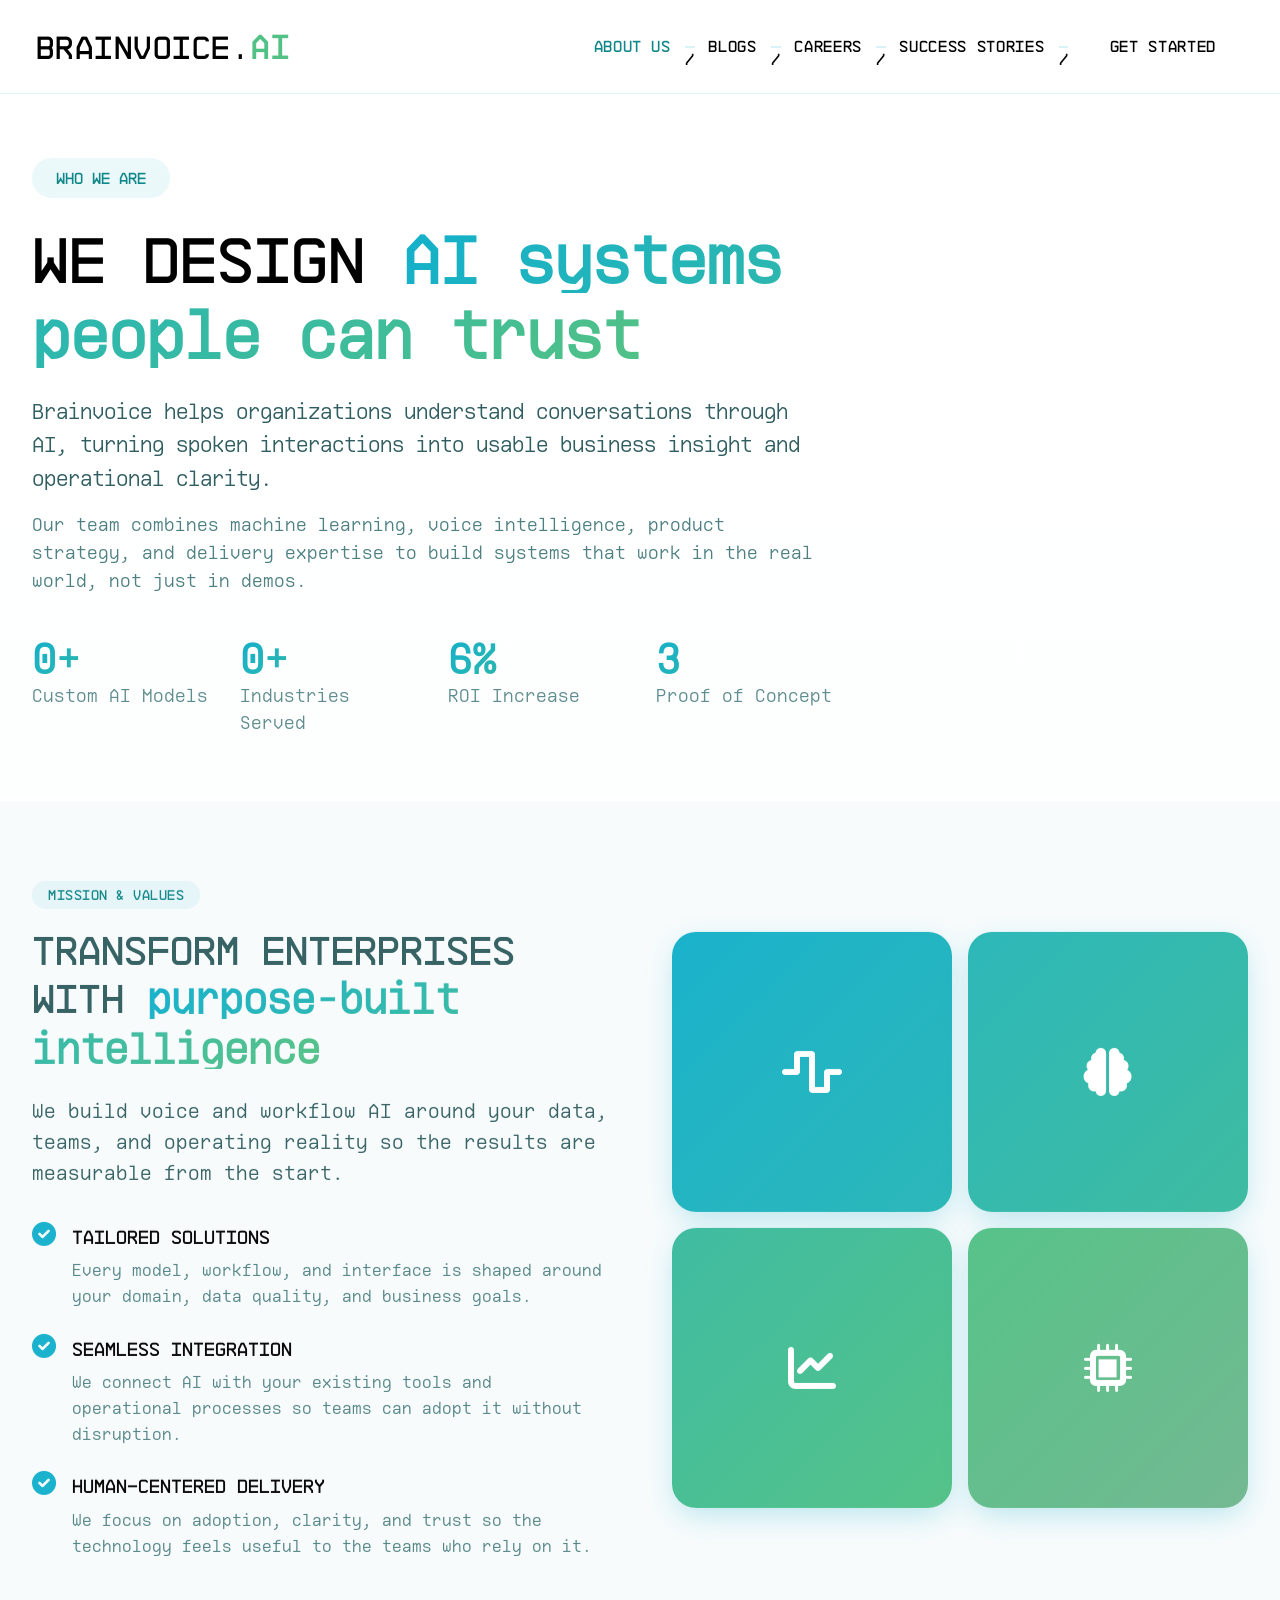
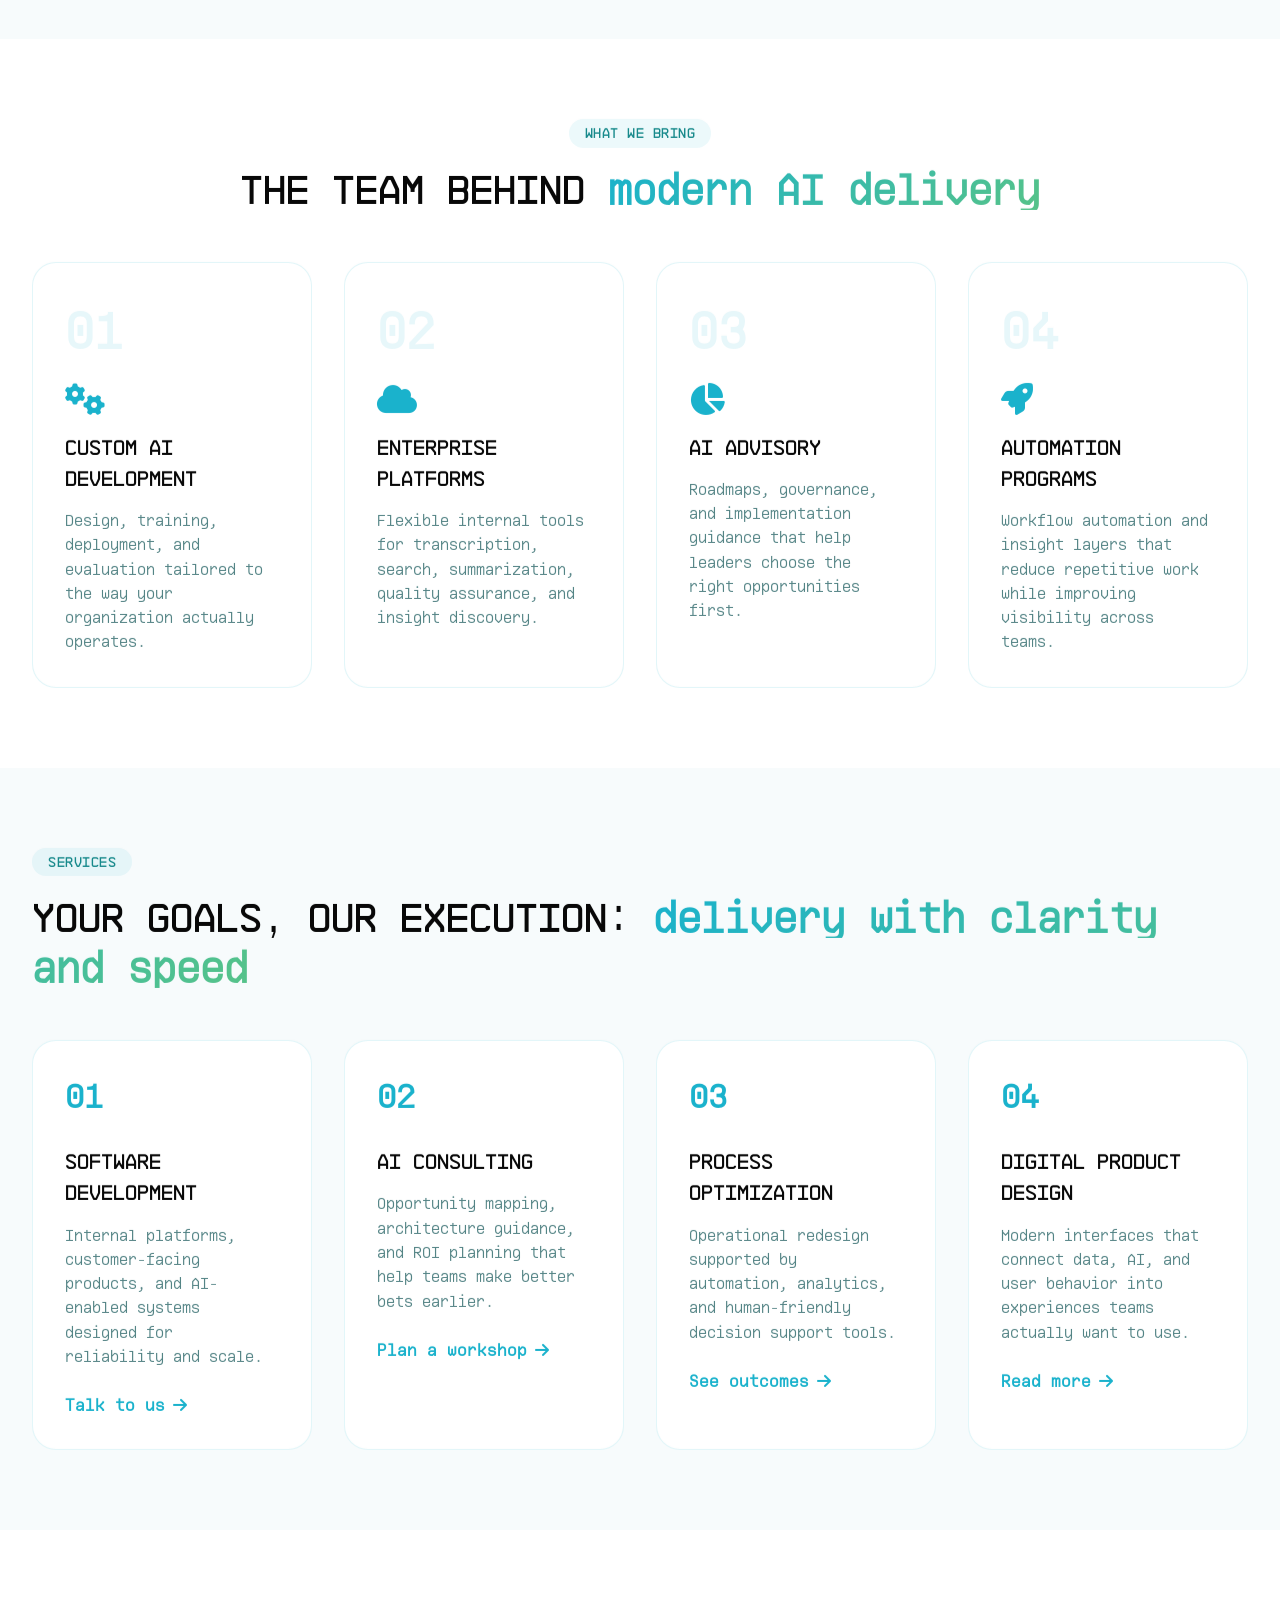
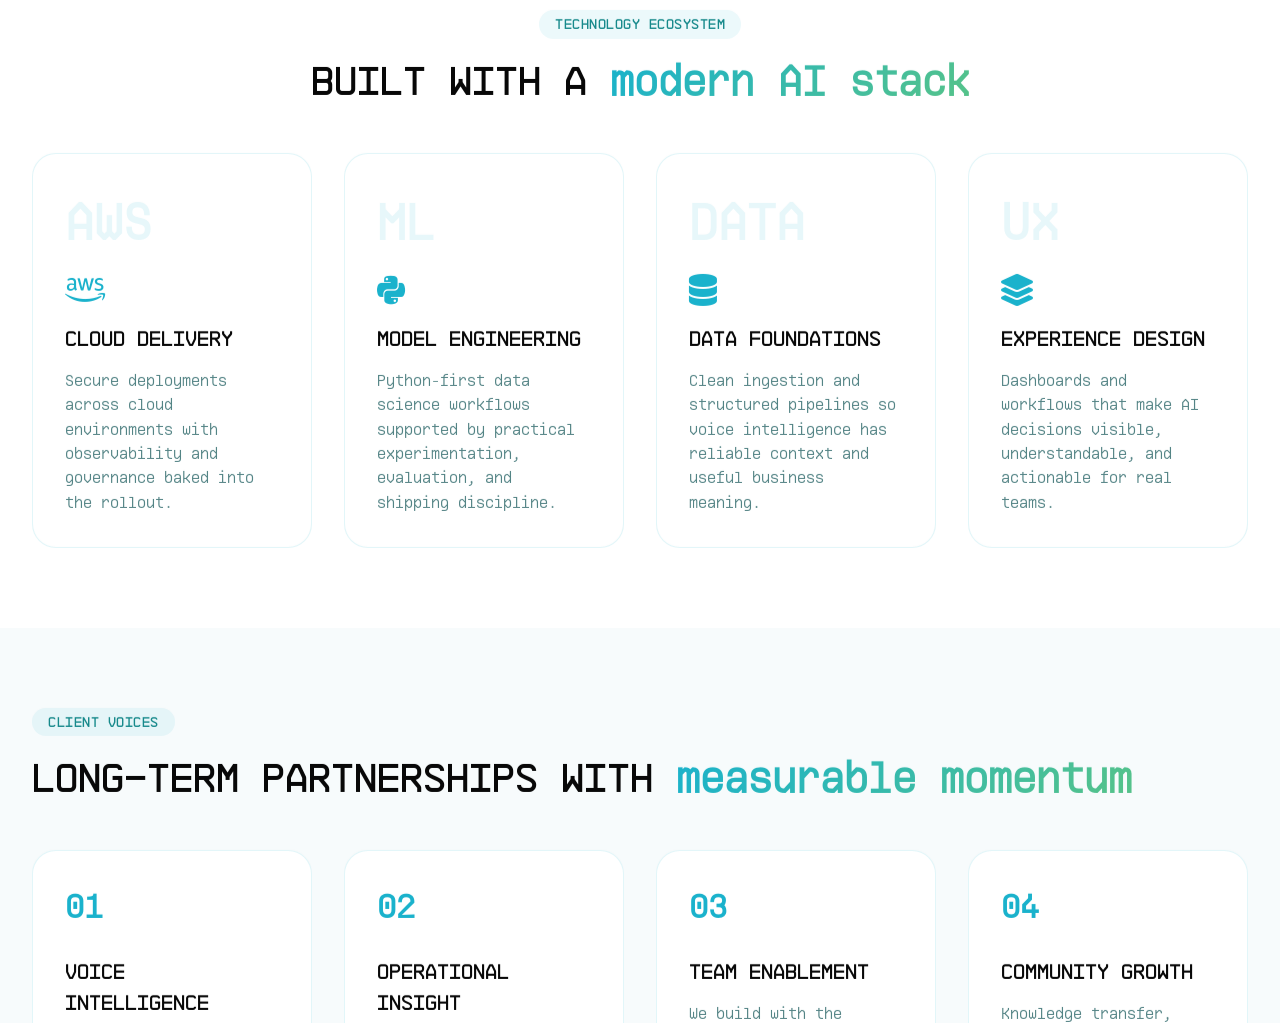
<file: BRAINVOICE - OTHER PAGES/index.html>
<!DOCTYPE html>
<html lang="en">
<head>
  <meta charset="UTF-8">
  <meta http-equiv="refresh" content="0; url=about.html">
  <meta name="viewport" content="width=device-width, initial-scale=1.0">
  <title>Redirecting</title>
</head>
<body>
  <p>Redirecting to <a href="about.html">about.html</a>...</p>
</body>
</html>
</file>
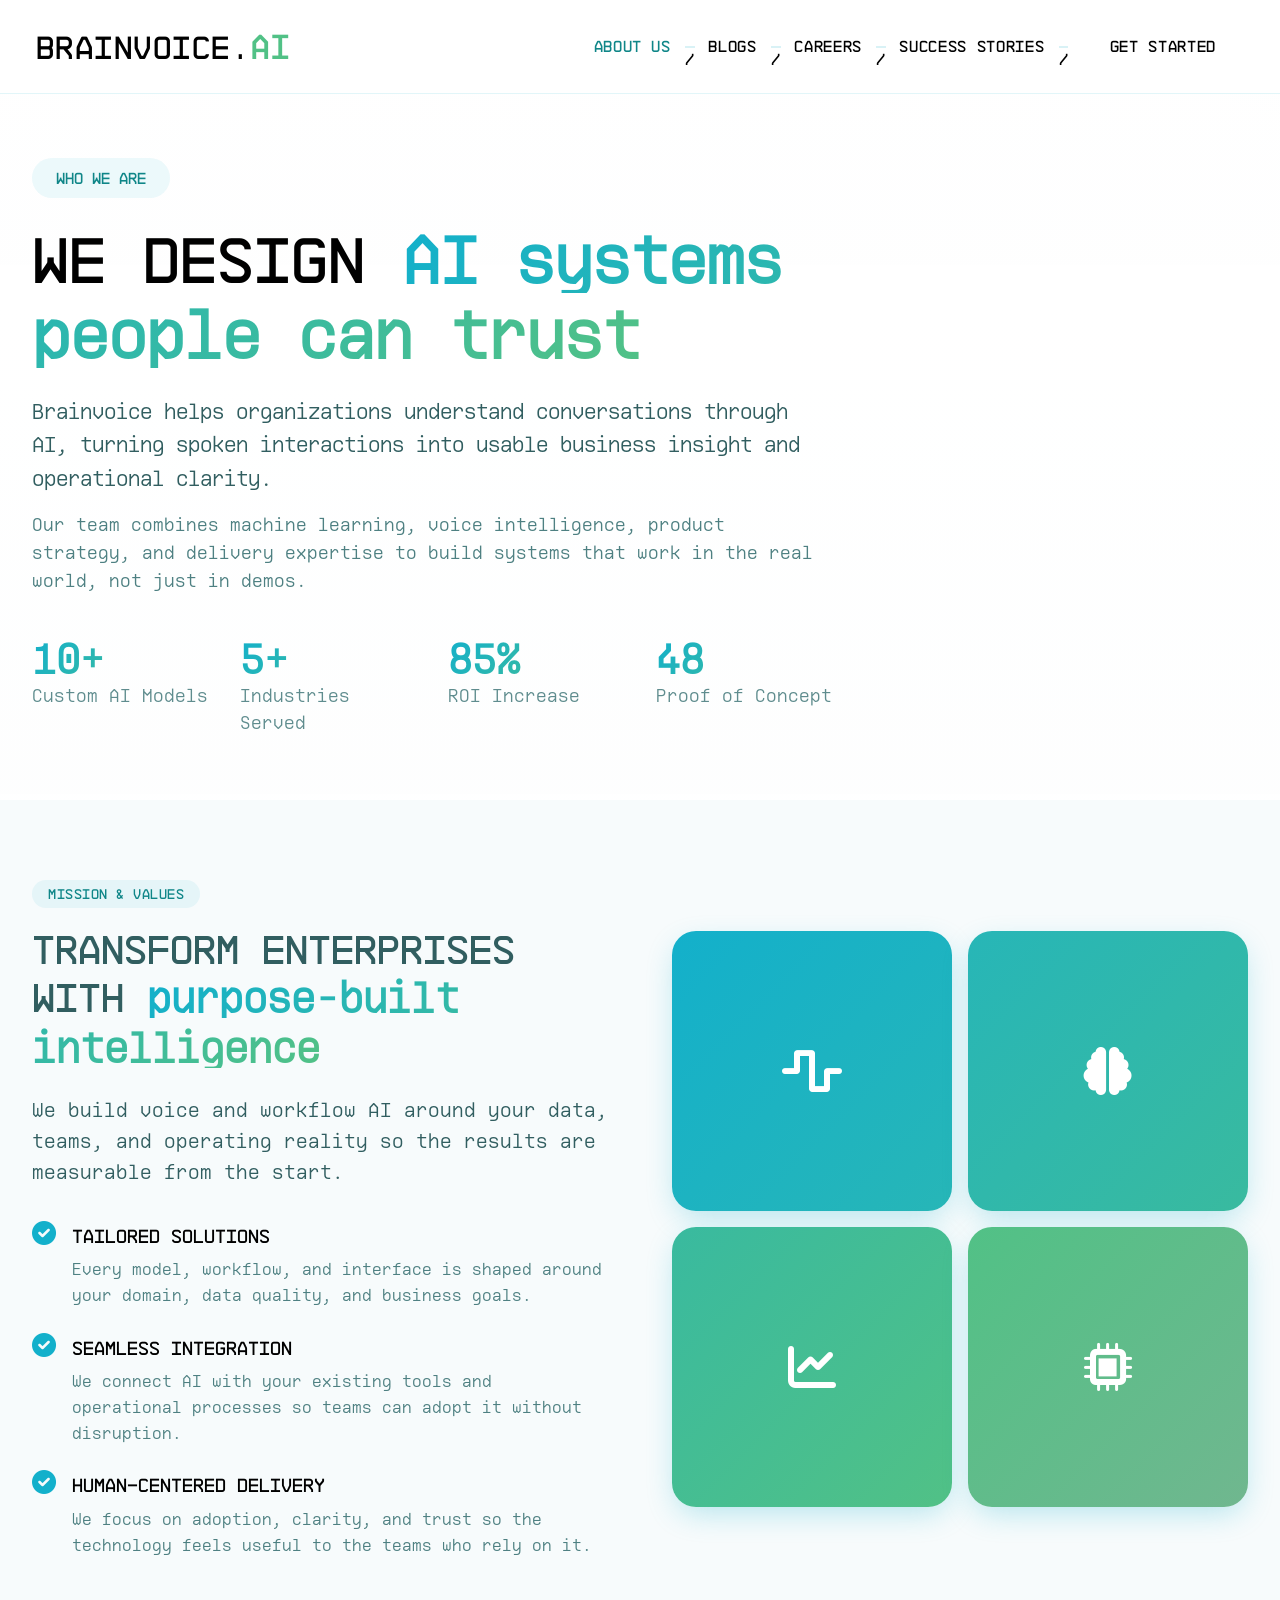
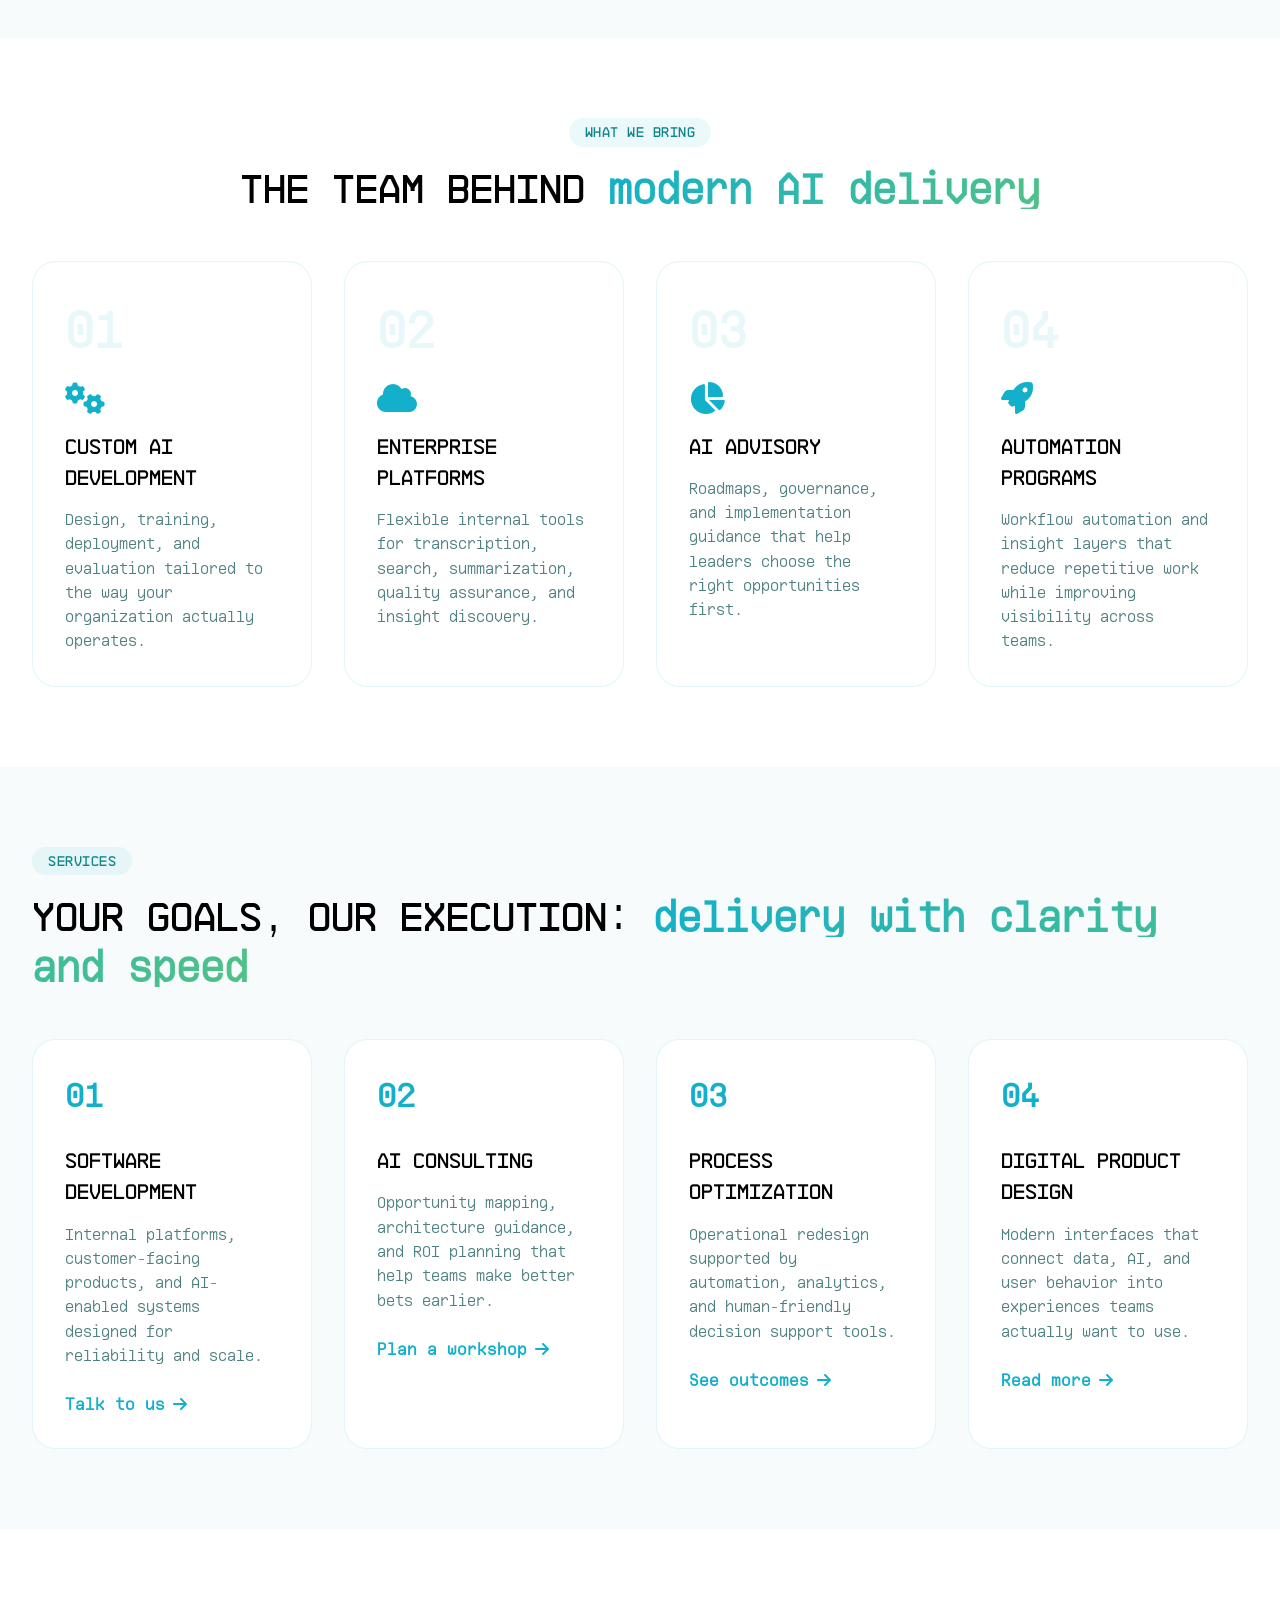
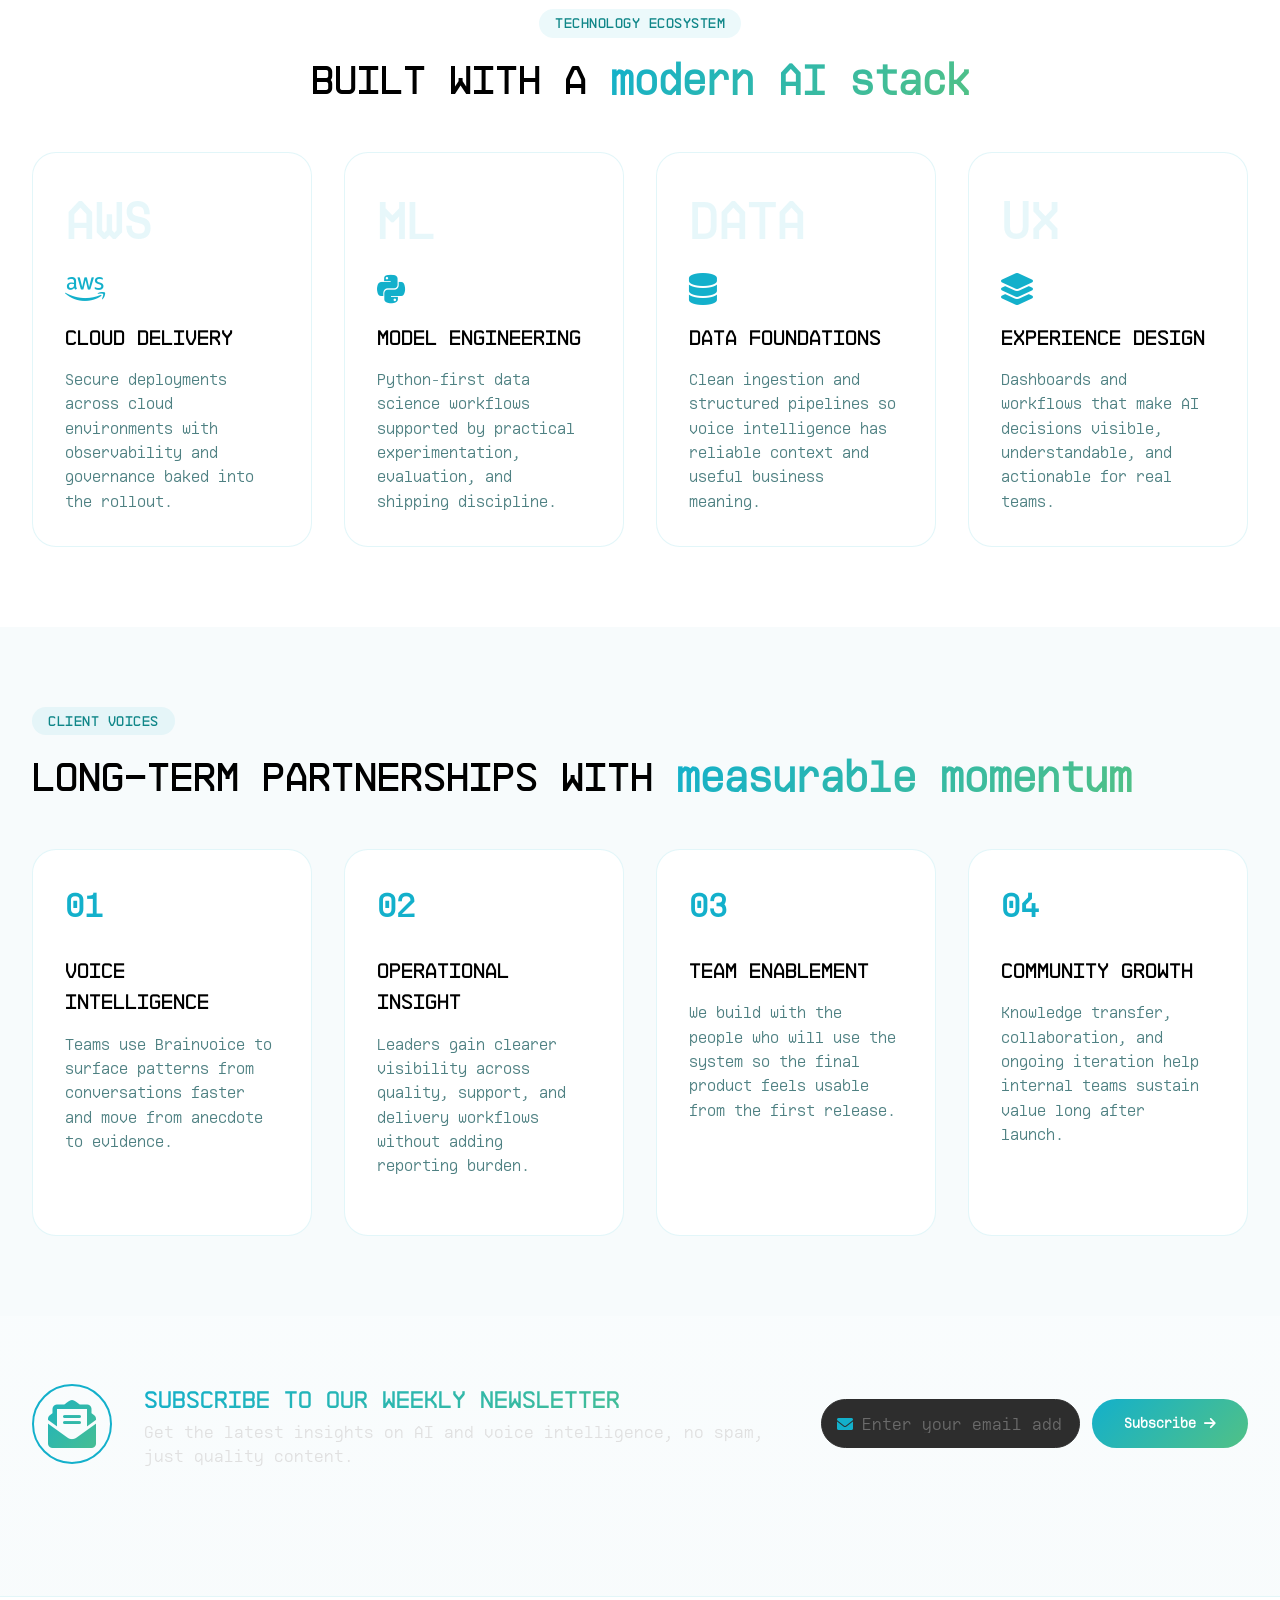
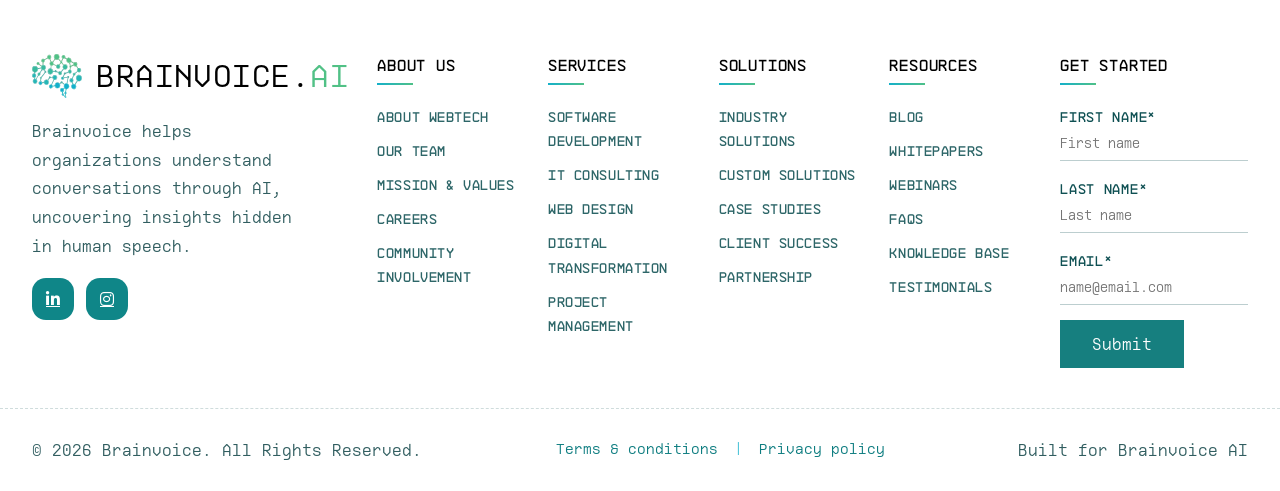
<file: BRAINVOICE - OTHER PAGES/about.html>
<!DOCTYPE html>
<html lang="en">
<head>
  <meta charset="UTF-8">
  <meta name="viewport" content="width=device-width, initial-scale=1.0">
  <title>Brainvoice - About Us</title>
  <link rel="stylesheet" href="https://cdnjs.cloudflare.com/ajax/libs/font-awesome/6.0.0/css/all.min.css">
  <link rel="stylesheet" href="css/style.css">
  <link rel="stylesheet" href="css/about.css">
</head>
<body>
  <nav class="navbar">
    <a class="logo-container" href="../index.html" aria-label="Brainvoice landing page">
      <img src="images/BrainVoice-logo.svg" alt="Brainvoice" class="logo-img">
      <span class="logo-text">BRAINVOICE.<span class="logo-ai">AI</span></span>
    </a>

    <div class="nav-links">
      <a href="about.html" class="active">About Us</a>
      <a href="blogs.html">Blogs</a>
      <a href="careers.html">Careers</a>
      <a href="success-stories.html">Success Stories</a>
      <a href="contactus.html" class="nav-cta">Get Started</a>
    </div>

    <button class="mobile-menu-btn" id="mobileMenuBtn" aria-label="Menu">
      <i class="fas fa-bars"></i>
    </button>
  </nav>

  <main>
    <section class="hero-section" id="about-webtech">
      <div class="container">
        <div class="hero-content">
          <span class="hero-badge">Who We Are</span>
          <h1>We design <span class="gradient-text">AI systems people can trust</span></h1>
          <p class="hero-description">Brainvoice helps organizations understand conversations through AI, turning spoken interactions into usable business insight and operational clarity.</p>
          <p class="hero-subdescription">Our team combines machine learning, voice intelligence, product strategy, and delivery expertise to build systems that work in the real world, not just in demos.</p>

          <div class="hero-stats">
            <div class="stat-item">
              <span class="stat-number">10+</span>
              <span class="stat-label">Custom AI Models</span>
            </div>
            <div class="stat-item">
              <span class="stat-number">5+</span>
              <span class="stat-label">Industries Served</span>
            </div>
            <div class="stat-item">
              <span class="stat-number">85%</span>
              <span class="stat-label">ROI Increase</span>
            </div>
            <div class="stat-item">
              <span class="stat-number">48 hrs</span>
              <span class="stat-label">Proof of Concept</span>
            </div>
          </div>
        </div>
      </div>
    </section>

    <section class="mission-section" id="mission-values">
      <div class="container">
        <div class="mission-grid">
          <div class="mission-content">
            <span class="section-badge">Mission & Values</span>
            <h2>Transform enterprises with <span class="gradient-text">purpose-built intelligence</span></h2>
            <p class="mission-text">We build voice and workflow AI around your data, teams, and operating reality so the results are measurable from the start.</p>

            <div class="mission-points">
              <div class="mission-point">
                <div class="point-icon"><i class="fas fa-check-circle"></i></div>
                <div class="point-content">
                  <h4>Tailored Solutions</h4>
                  <p>Every model, workflow, and interface is shaped around your domain, data quality, and business goals.</p>
                </div>
              </div>

              <div class="mission-point">
                <div class="point-icon"><i class="fas fa-check-circle"></i></div>
                <div class="point-content">
                  <h4>Seamless Integration</h4>
                  <p>We connect AI with your existing tools and operational processes so teams can adopt it without disruption.</p>
                </div>
              </div>

              <div class="mission-point">
                <div class="point-icon"><i class="fas fa-check-circle"></i></div>
                <div class="point-content">
                  <h4>Human-Centered Delivery</h4>
                  <p>We focus on adoption, clarity, and trust so the technology feels useful to the teams who rely on it.</p>
                </div>
              </div>
            </div>
          </div>

          <div class="mission-image">
            <div class="image-grid">
              <div class="grid-item" style="background: linear-gradient(135deg, #13B0CB, #27B6B7)"><i class="fas fa-wave-square"></i></div>
              <div class="grid-item" style="background: linear-gradient(135deg, #27B6B7, #39BA9F)"><i class="fas fa-brain"></i></div>
              <div class="grid-item" style="background: linear-gradient(135deg, #39BA9F, #51C186)"><i class="fas fa-chart-line"></i></div>
              <div class="grid-item" style="background: linear-gradient(135deg, #51C186, #70B78F)"><i class="fas fa-microchip"></i></div>
            </div>
          </div>
        </div>
      </div>
    </section>

    <section class="strategy-section" id="our-team">
      <div class="container">
        <div class="section-header centered">
          <span class="section-badge">What We Bring</span>
          <h2>The team behind <span class="gradient-text">modern AI delivery</span></h2>
        </div>

        <div class="strategy-grid">
          <div class="strategy-card">
            <div class="card-number">01</div>
            <i class="fas fa-cogs card-icon"></i>
            <h3>Custom AI Development</h3>
            <p>Design, training, deployment, and evaluation tailored to the way your organization actually operates.</p>
          </div>

          <div class="strategy-card">
            <div class="card-number">02</div>
            <i class="fas fa-cloud card-icon"></i>
            <h3>Enterprise Platforms</h3>
            <p>Flexible internal tools for transcription, search, summarization, quality assurance, and insight discovery.</p>
          </div>

          <div class="strategy-card">
            <div class="card-number">03</div>
            <i class="fas fa-chart-pie card-icon"></i>
            <h3>AI Advisory</h3>
            <p>Roadmaps, governance, and implementation guidance that help leaders choose the right opportunities first.</p>
          </div>

          <div class="strategy-card">
            <div class="card-number">04</div>
            <i class="fas fa-rocket card-icon"></i>
            <h3>Automation Programs</h3>
            <p>Workflow automation and insight layers that reduce repetitive work while improving visibility across teams.</p>
          </div>
        </div>
      </div>
    </section>

    <section class="services-section" id="services-overview">
      <div class="container">
        <div class="section-header">
          <span class="section-badge">Services</span>
          <h2>Your goals, our execution: <span class="gradient-text">delivery with clarity and speed</span></h2>
        </div>

        <div class="services-grid">
          <div class="service-card">
            <div class="service-number">01</div>
            <h3>Software Development</h3>
            <p>Internal platforms, customer-facing products, and AI-enabled systems designed for reliability and scale.</p>
            <a href="contactus.html" class="service-link">Talk to us <i class="fas fa-arrow-right"></i></a>
          </div>

          <div class="service-card">
            <div class="service-number">02</div>
            <h3>AI Consulting</h3>
            <p>Opportunity mapping, architecture guidance, and ROI planning that help teams make better bets earlier.</p>
            <a href="contactus.html" class="service-link">Plan a workshop <i class="fas fa-arrow-right"></i></a>
          </div>

          <div class="service-card">
            <div class="service-number">03</div>
            <h3>Process Optimization</h3>
            <p>Operational redesign supported by automation, analytics, and human-friendly decision support tools.</p>
            <a href="success-stories.html" class="service-link">See outcomes <i class="fas fa-arrow-right"></i></a>
          </div>

          <div class="service-card">
            <div class="service-number">04</div>
            <h3>Digital Product Design</h3>
            <p>Modern interfaces that connect data, AI, and user behavior into experiences teams actually want to use.</p>
            <a href="blogs.html" class="service-link">Read more <i class="fas fa-arrow-right"></i></a>
          </div>
        </div>
      </div>
    </section>

    <section class="strategy-section" id="community">
      <div class="container">
        <div class="section-header centered">
          <span class="section-badge">Technology Ecosystem</span>
          <h2>Built with a <span class="gradient-text">modern AI stack</span></h2>
        </div>

        <div class="strategy-grid">
          <div class="strategy-card">
            <div class="card-number">AWS</div>
            <i class="fab fa-aws card-icon"></i>
            <h3>Cloud Delivery</h3>
            <p>Secure deployments across cloud environments with observability and governance baked into the rollout.</p>
          </div>

          <div class="strategy-card">
            <div class="card-number">ML</div>
            <i class="fab fa-python card-icon"></i>
            <h3>Model Engineering</h3>
            <p>Python-first data science workflows supported by practical experimentation, evaluation, and shipping discipline.</p>
          </div>

          <div class="strategy-card">
            <div class="card-number">DATA</div>
            <i class="fas fa-database card-icon"></i>
            <h3>Data Foundations</h3>
            <p>Clean ingestion and structured pipelines so voice intelligence has reliable context and useful business meaning.</p>
          </div>

          <div class="strategy-card">
            <div class="card-number">UX</div>
            <i class="fas fa-layer-group card-icon"></i>
            <h3>Experience Design</h3>
            <p>Dashboards and workflows that make AI decisions visible, understandable, and actionable for real teams.</p>
          </div>
        </div>
      </div>
    </section>

    <section class="services-section">
      <div class="container">
        <div class="section-header">
          <span class="section-badge">Client Voices</span>
          <h2>Long-term partnerships with <span class="gradient-text">measurable momentum</span></h2>
        </div>

        <div class="services-grid">
          <div class="service-card">
            <div class="service-number">01</div>
            <h3>Voice Intelligence</h3>
            <p>Teams use Brainvoice to surface patterns from conversations faster and move from anecdote to evidence.</p>
          </div>
          <div class="service-card">
            <div class="service-number">02</div>
            <h3>Operational Insight</h3>
            <p>Leaders gain clearer visibility across quality, support, and delivery workflows without adding reporting burden.</p>
          </div>
          <div class="service-card">
            <div class="service-number">03</div>
            <h3>Team Enablement</h3>
            <p>We build with the people who will use the system so the final product feels usable from the first release.</p>
          </div>
          <div class="service-card">
            <div class="service-number">04</div>
            <h3>Community Growth</h3>
            <p>Knowledge transfer, collaboration, and ongoing iteration help internal teams sustain value long after launch.</p>
          </div>
        </div>
      </div>
    </section>

    <section class="newsletter-section">
      <div class="container">
        <div class="newsletter-content">
          <div class="newsletter-icon">
            <i class="fas fa-envelope-open-text"></i>
          </div>
          <div class="newsletter-text">
            <h3>Subscribe to our weekly newsletter</h3>
            <p>Get the latest insights on AI and voice intelligence, no spam, just quality content.</p>
          </div>
          <div class="newsletter-form">
            <div class="input-wrapper">
              <i class="fas fa-envelope input-icon"></i>
              <input type="email" id="newsletterEmail" placeholder="Enter your email address">
            </div>
            <button id="subscribeBtn" class="subscribe-btn">
              Subscribe <i class="fas fa-arrow-right"></i>
            </button>
          </div>
        </div>
      </div>
    </section>
  </main>

  <footer class="footer">
    <div class="footer-container">
      <div class="footer-brand-column">
        <a class="footer-brand" href="../index.html">
          <img src="images/BrainVoice-logo.svg" alt="Brainvoice">
          <span class="footer-brand-text">BRAINVOICE.<span class="logo-ai">AI</span></span>
        </a>
        <p class="footer-brand-copy">Brainvoice helps organizations understand conversations through AI, uncovering insights hidden in human speech.</p>
        <div class="footer-social">
          <a href="#" aria-label="LinkedIn"><i class="fab fa-linkedin-in"></i></a>
          <a href="#" aria-label="Instagram"><i class="fab fa-instagram"></i></a>
        </div>
      </div>

      <div class="footer-column">
        <h4>About Us</h4>
        <ul>
          <li><a href="#about-webtech">About WebTech</a></li>
          <li><a href="#our-team">Our Team</a></li>
          <li><a href="#mission-values">Mission & Values</a></li>
          <li><a href="careers.html">Careers</a></li>
          <li><a href="#community">Community Involvement</a></li>
        </ul>
      </div>

      <div class="footer-column">
        <h4>Services</h4>
        <ul>
          <li><a href="#services-overview">Software Development</a></li>
          <li><a href="contactus.html">IT Consulting</a></li>
          <li><a href="contactus.html">Web Design</a></li>
          <li><a href="success-stories.html">Digital Transformation</a></li>
          <li><a href="contactus.html">Project Management</a></li>
        </ul>
      </div>

      <div class="footer-column">
        <h4>Solutions</h4>
        <ul>
          <li><a href="success-stories.html">Industry Solutions</a></li>
          <li><a href="contactus.html">Custom Solutions</a></li>
          <li><a href="success-stories.html">Case Studies</a></li>
          <li><a href="success-stories.html">Client Success</a></li>
          <li><a href="contactus.html">Partnership</a></li>
        </ul>
      </div>

      <div class="footer-column">
        <h4>Resources</h4>
        <ul>
          <li><a href="blogs.html">Blog</a></li>
          <li><a href="blogs.html">Whitepapers</a></li>
          <li><a href="blogs.html">Webinars</a></li>
          <li><a href="contactus.html#faq">FAQs</a></li>
          <li><a href="blogs.html">Knowledge Base</a></li>
          <li><a href="success-stories.html">Testimonials</a></li>
        </ul>
      </div>

      <div class="footer-column footer-form-column">
        <h4>Get Started</h4>
        <form class="footer-form">
          <div>
            <label for="footer-first-name-about">First name*</label>
            <input id="footer-first-name-about" type="text" placeholder="First name" required>
          </div>
          <div>
            <label for="footer-last-name-about">Last name*</label>
            <input id="footer-last-name-about" type="text" placeholder="Last name" required>
          </div>
          <div>
            <label for="footer-email-about">Email*</label>
            <input id="footer-email-about" type="email" placeholder="name@email.com" required>
          </div>
          <button type="submit">Submit</button>
        </form>
      </div>
    </div>

    <div class="footer-bottom">
      <div class="footer-bottom-content">
        <span>© 2026 Brainvoice. All Rights Reserved.</span>
        <div class="footer-copyright">
          <a class="footer-meta-link" href="#">Terms & conditions</a>
          <span class="divider">|</span>
          <a class="footer-meta-link" href="#">Privacy policy</a>
        </div>
        <span>Built for Brainvoice AI</span>
      </div>
    </div>
  </footer>

  <script src="js/script.js"></script>
  <script src="js/about.js"></script>
</body>
</html>
</file>
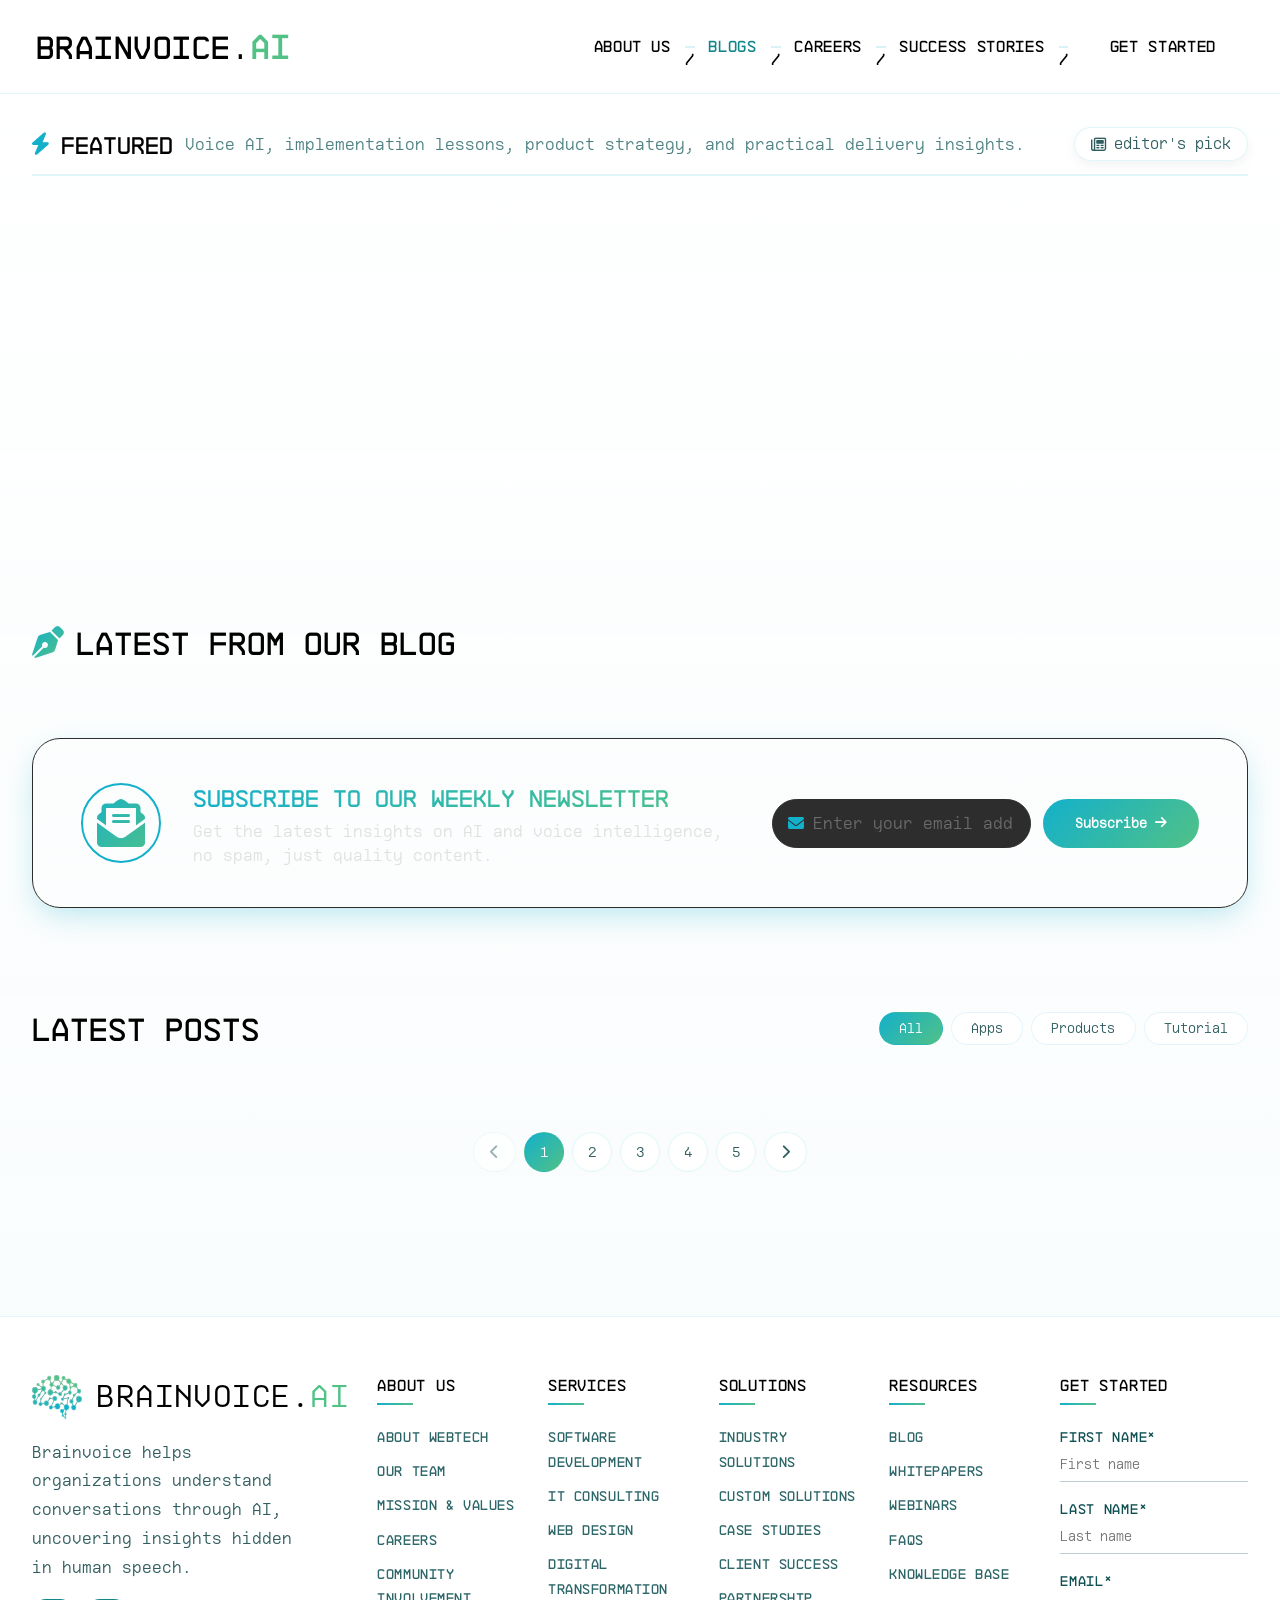
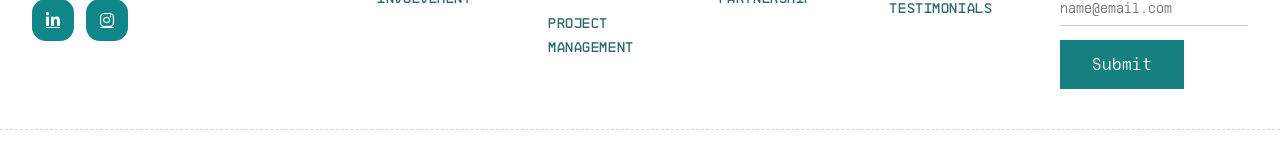
<file: BRAINVOICE - OTHER PAGES/blog.html>
<!DOCTYPE html>
<html lang="en">
<head>
  <meta charset="UTF-8">
  <meta http-equiv="refresh" content="0; url=blogs.html">
  <meta name="viewport" content="width=device-width, initial-scale=1.0">
  <title>Redirecting</title>
</head>
<body>
  <p>Redirecting to <a href="blogs.html">blogs.html</a>...</p>
</body>
</html>
</file>
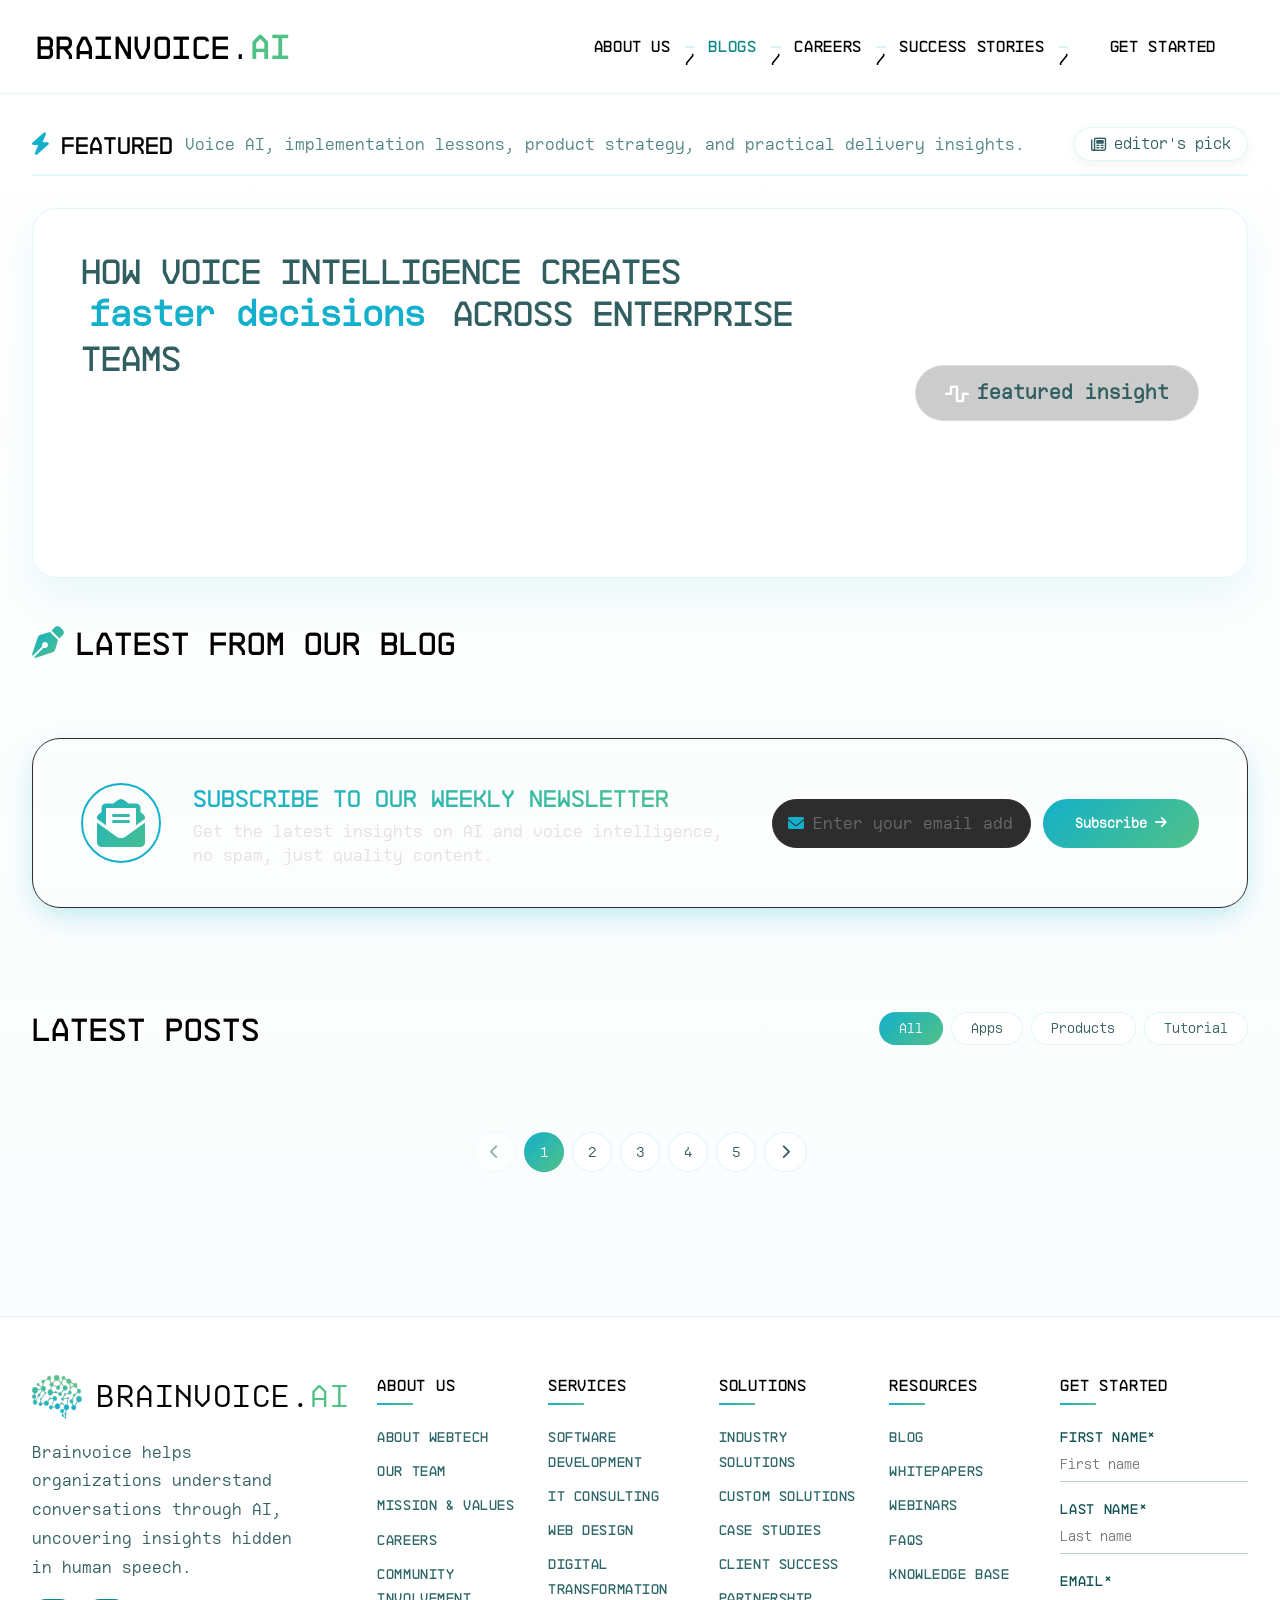
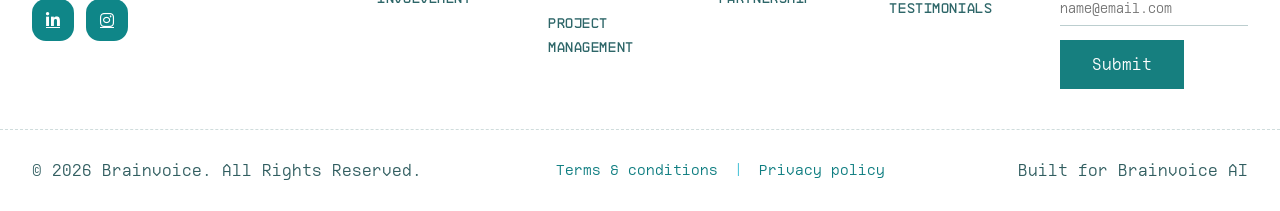
<file: BRAINVOICE - OTHER PAGES/blogs.html>
<!DOCTYPE html>
<html lang="en">
<head>
  <meta charset="UTF-8">
  <meta name="viewport" content="width=device-width, initial-scale=1.0">
  <title>Brainvoice - Blogs & Insights</title>
  <link rel="stylesheet" href="https://cdnjs.cloudflare.com/ajax/libs/font-awesome/6.0.0/css/all.min.css">
  <link rel="stylesheet" href="css/blog.css">
</head>
<body>
  <nav class="navbar">
    <a class="logo-container" href="../index.html" aria-label="Brainvoice landing page">
      <img src="images/BrainVoice-logo.svg" alt="Brainvoice" class="logo-img">
      <span class="logo-text">BRAINVOICE.<span class="logo-ai">AI</span></span>
    </a>

    <div class="nav-links">
      <a href="about.html">About Us</a>
      <a href="blogs.html" class="active">Blogs</a>
      <a href="careers.html">Careers</a>
      <a href="success-stories.html">Success Stories</a>
      <a href="contactus.html" class="nav-cta">Get Started</a>
    </div>

    <button class="mobile-menu-btn" id="mobileMenuBtn" aria-label="Menu">
      <i class="fas fa-bars"></i>
    </button>
  </nav>

  <main class="container">
    <div class="featured-ribbon">
      <h2>
        <i class="fas fa-bolt"></i>
        FEATURED
        <span class="featured-subtitle">Voice AI, implementation lessons, product strategy, and practical delivery insights.</span>
      </h2>
      <div class="lorem-mini">
        <i class="far fa-newspaper"></i> editor's pick
      </div>
    </div>

    <article class="featured-card" onclick="window.open('post.html?id=1', '_blank')">
      <div class="featured-text">
        <h3>How voice intelligence creates <span class="highlight">faster decisions</span> across enterprise teams</h3>
        <p class="crypto-desc">Explore where transcription, QA, search, and workflow automation fit together to create a more usable operational picture.</p>
        <span class="featured-link">Read full analysis <i class="fas fa-arrow-right"></i></span>
      </div>
      <div class="featured-badge">
        <i class="fas fa-wave-square"></i> featured insight
      </div>
    </article>

    <div class="section-header">
      <i class="fas fa-pen-nib"></i>
      <h2 class="section-title">Latest from our blog</h2>
    </div>

    <div class="blog-grid" id="blogGrid"></div>

    <section class="newsletter-section">
      <div class="newsletter-content">
        <div class="newsletter-icon">
          <i class="fas fa-envelope-open-text"></i>
        </div>
        <div class="newsletter-text">
          <h3>Subscribe to our weekly newsletter</h3>
          <p>Get the latest insights on AI and voice intelligence, no spam, just quality content.</p>
        </div>
        <div class="newsletter-form">
          <div class="input-wrapper">
            <i class="fas fa-envelope input-icon"></i>
            <input type="email" id="newsletterEmail" placeholder="Enter your email address">
          </div>
          <button id="subscribeBtn" class="subscribe-btn">
            Subscribe <i class="fas fa-arrow-right"></i>
          </button>
        </div>
      </div>
    </section>

    <section class="posts-section">
      <div class="posts-header">
        <h2>Latest Posts</h2>
        <div class="filters">
          <button class="filter-btn active" data-filter="all">All</button>
          <button class="filter-btn" data-filter="apps">Apps</button>
          <button class="filter-btn" data-filter="products">Products</button>
          <button class="filter-btn" data-filter="tutorial">Tutorial</button>
        </div>
      </div>

      <div class="posts-grid" id="postsGrid"></div>

      <div class="pagination">
        <button class="page-btn prev" disabled><i class="fas fa-chevron-left"></i></button>
        <button class="page-btn active">1</button>
        <button class="page-btn">2</button>
        <button class="page-btn">3</button>
        <button class="page-btn">4</button>
        <button class="page-btn">5</button>
        <button class="page-btn next"><i class="fas fa-chevron-right"></i></button>
      </div>
    </section>
  </main>

  <footer class="footer">
    <div class="footer-container">
      <div class="footer-brand-column">
        <a class="footer-brand" href="../index.html">
          <img src="images/BrainVoice-logo.svg" alt="Brainvoice">
          <span class="footer-brand-text">BRAINVOICE.<span class="logo-ai">AI</span></span>
        </a>
        <p class="footer-brand-copy">Brainvoice helps organizations understand conversations through AI, uncovering insights hidden in human speech.</p>
        <div class="footer-social">
          <a href="#" aria-label="LinkedIn"><i class="fab fa-linkedin-in"></i></a>
          <a href="#" aria-label="Instagram"><i class="fab fa-instagram"></i></a>
        </div>
      </div>

      <div class="footer-column">
        <h4>About Us</h4>
        <ul>
          <li><a href="about.html#about-webtech">About WebTech</a></li>
          <li><a href="about.html#our-team">Our Team</a></li>
          <li><a href="about.html#mission-values">Mission & Values</a></li>
          <li><a href="careers.html">Careers</a></li>
          <li><a href="about.html#community">Community Involvement</a></li>
        </ul>
      </div>

      <div class="footer-column">
        <h4>Services</h4>
        <ul>
          <li><a href="about.html#services-overview">Software Development</a></li>
          <li><a href="contactus.html">IT Consulting</a></li>
          <li><a href="contactus.html">Web Design</a></li>
          <li><a href="success-stories.html">Digital Transformation</a></li>
          <li><a href="contactus.html">Project Management</a></li>
        </ul>
      </div>

      <div class="footer-column">
        <h4>Solutions</h4>
        <ul>
          <li><a href="success-stories.html">Industry Solutions</a></li>
          <li><a href="contactus.html">Custom Solutions</a></li>
          <li><a href="success-stories.html">Case Studies</a></li>
          <li><a href="success-stories.html">Client Success</a></li>
          <li><a href="contactus.html">Partnership</a></li>
        </ul>
      </div>

      <div class="footer-column">
        <h4>Resources</h4>
        <ul>
          <li><a href="blogs.html">Blog</a></li>
          <li><a href="blogs.html">Whitepapers</a></li>
          <li><a href="blogs.html">Webinars</a></li>
          <li><a href="contactus.html#faq">FAQs</a></li>
          <li><a href="blogs.html">Knowledge Base</a></li>
          <li><a href="success-stories.html">Testimonials</a></li>
        </ul>
      </div>

      <div class="footer-column footer-form-column">
        <h4>Get Started</h4>
        <form class="footer-form">
          <div>
            <label for="footer-first-name-blogs">First name*</label>
            <input id="footer-first-name-blogs" type="text" placeholder="First name" required>
          </div>
          <div>
            <label for="footer-last-name-blogs">Last name*</label>
            <input id="footer-last-name-blogs" type="text" placeholder="Last name" required>
          </div>
          <div>
            <label for="footer-email-blogs">Email*</label>
            <input id="footer-email-blogs" type="email" placeholder="name@email.com" required>
          </div>
          <button type="submit">Submit</button>
        </form>
      </div>
    </div>

    <div class="footer-bottom">
      <div class="footer-bottom-content">
        <span>© 2026 Brainvoice. All Rights Reserved.</span>
        <div class="footer-copyright">
          <a class="footer-meta-link" href="#">Terms & conditions</a>
          <span class="divider">|</span>
          <a class="footer-meta-link" href="#">Privacy policy</a>
        </div>
        <span>Built for Brainvoice AI</span>
      </div>
    </div>
  </footer>

  <script src="js/script.js"></script>
  <script src="js/blog.js"></script>
</body>
</html>
</file>
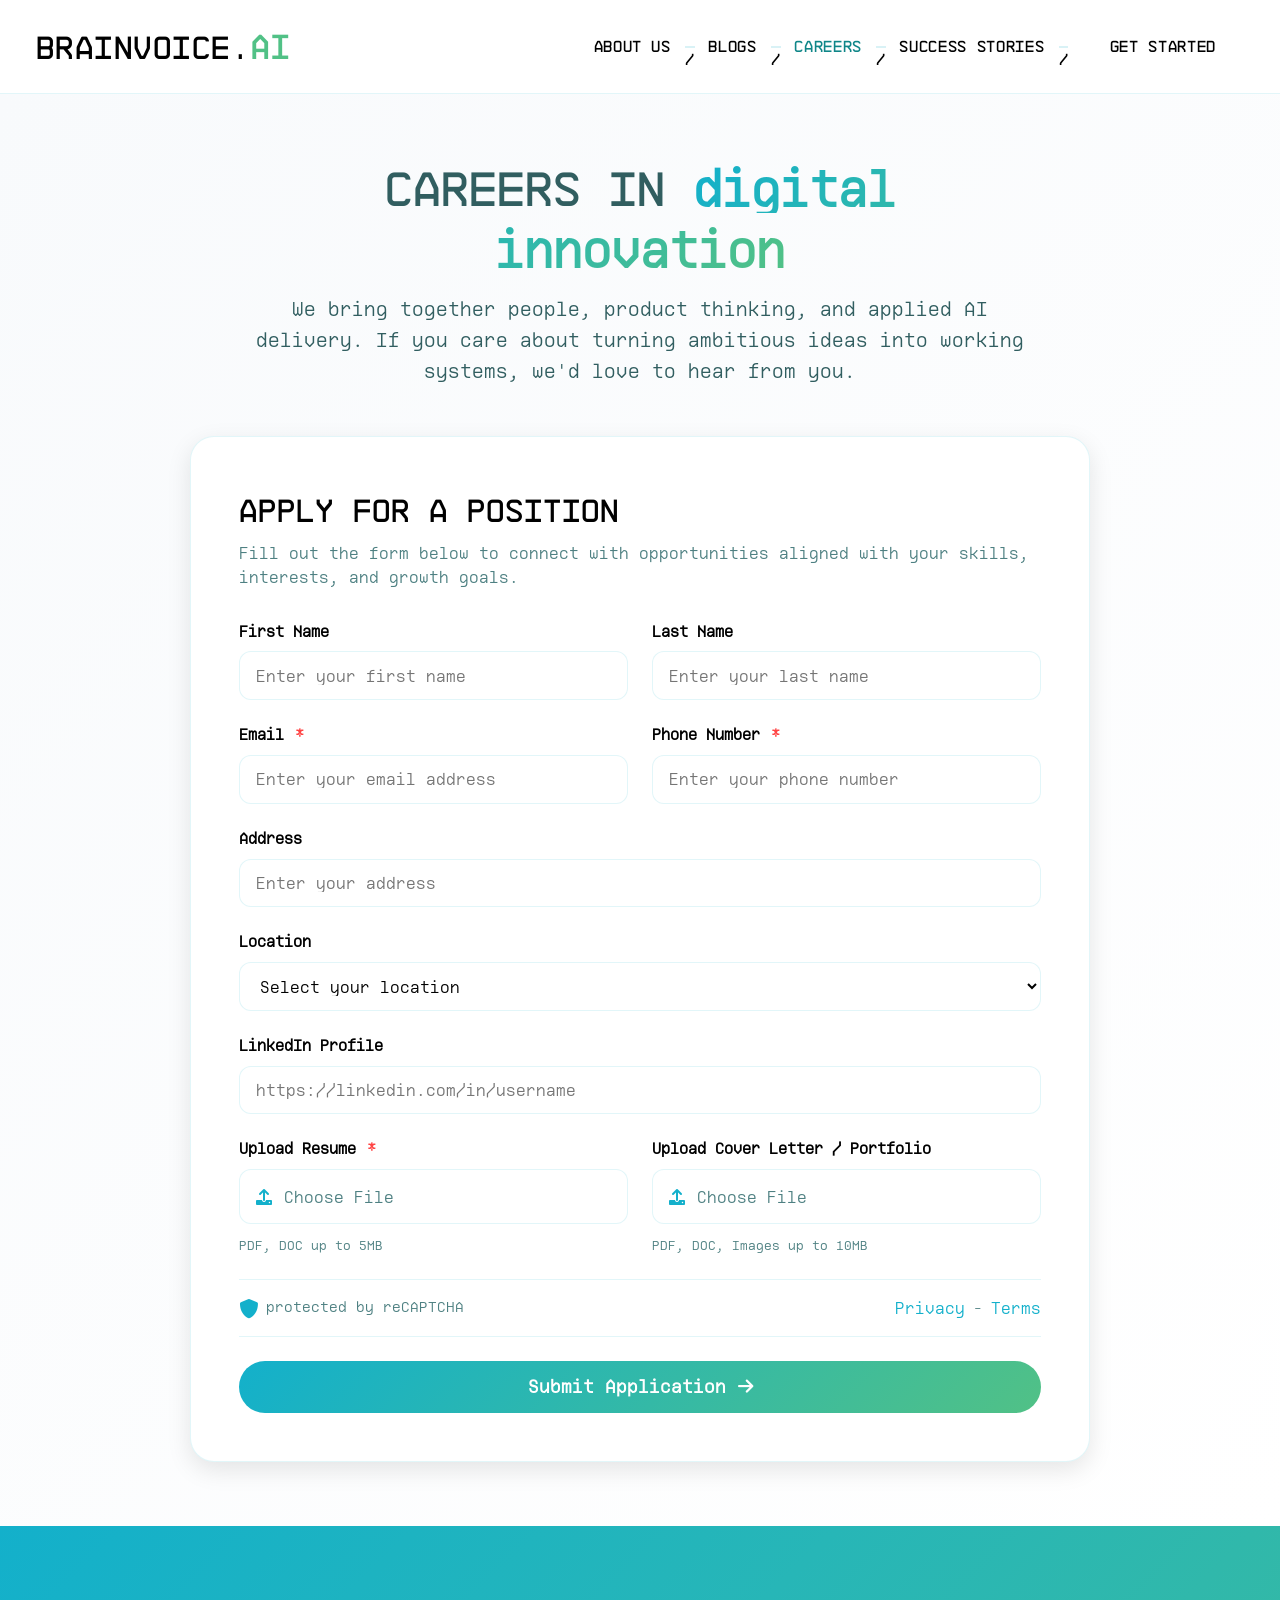
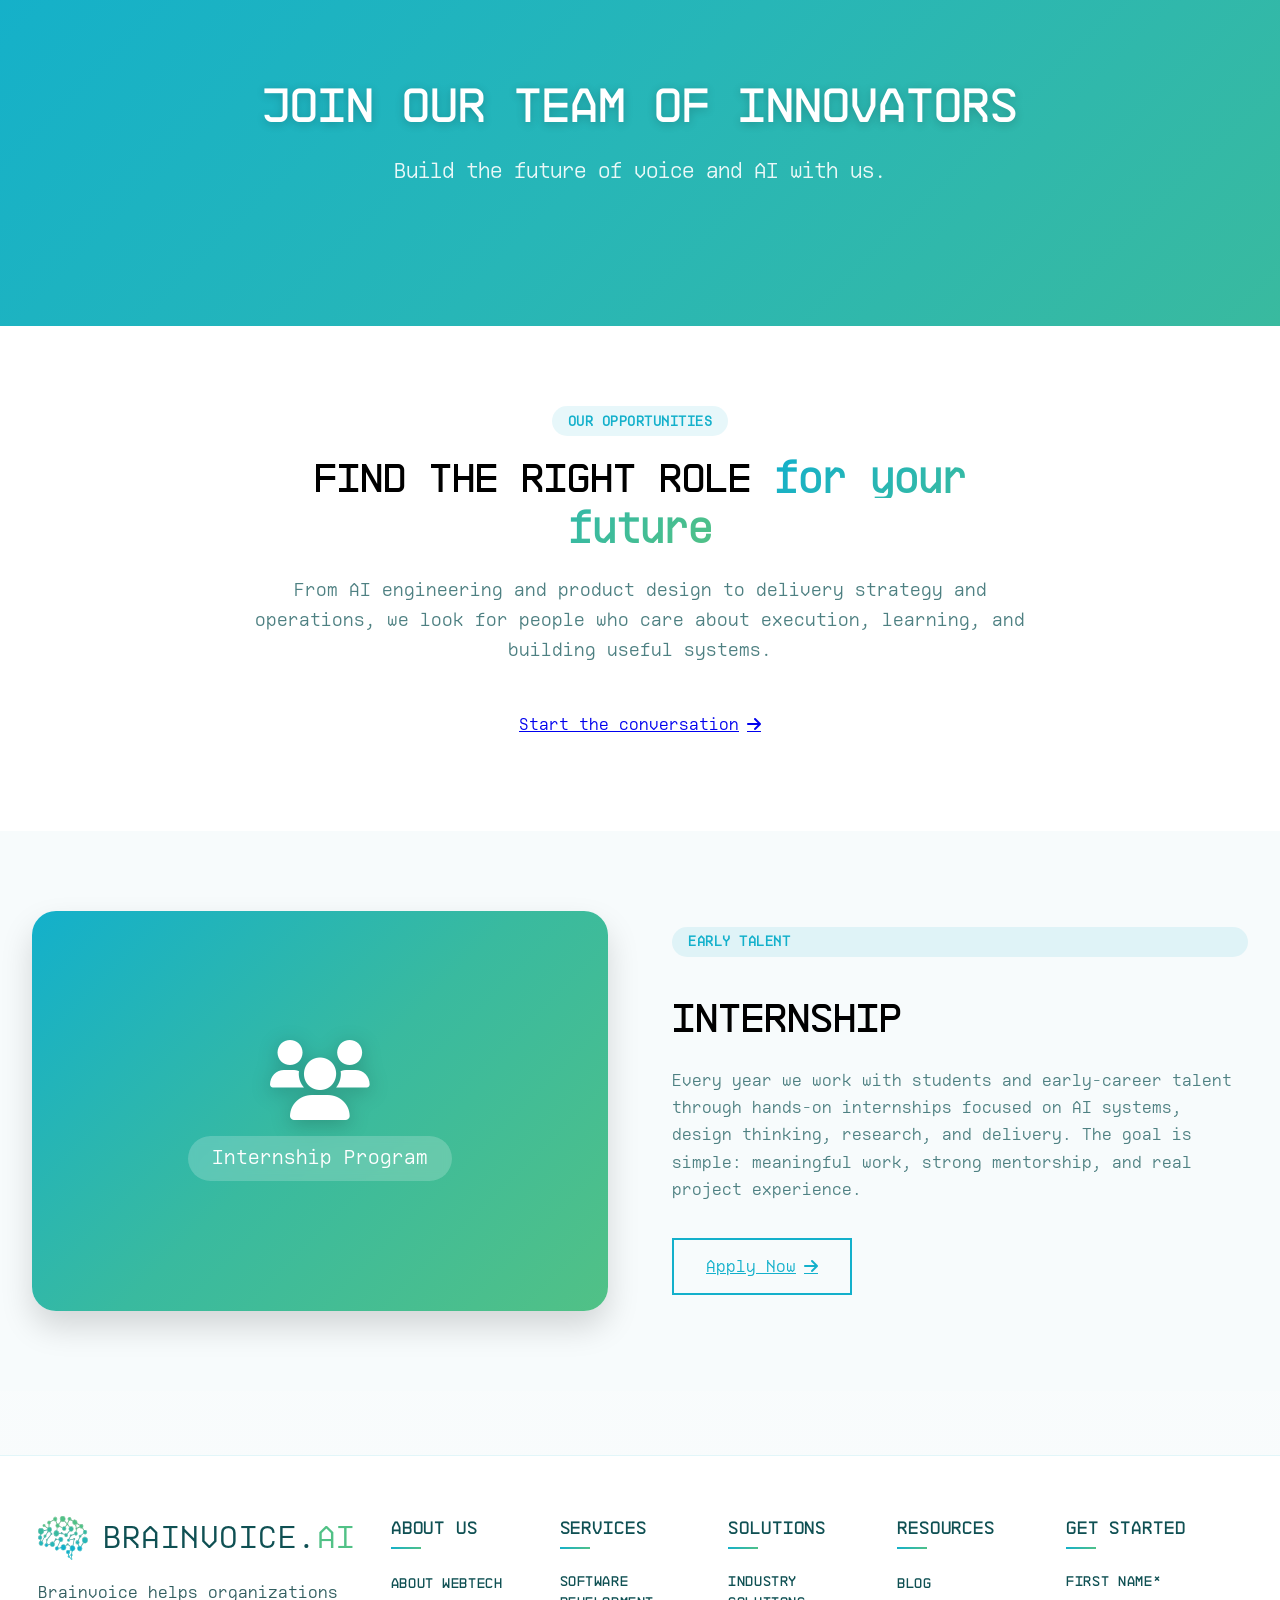
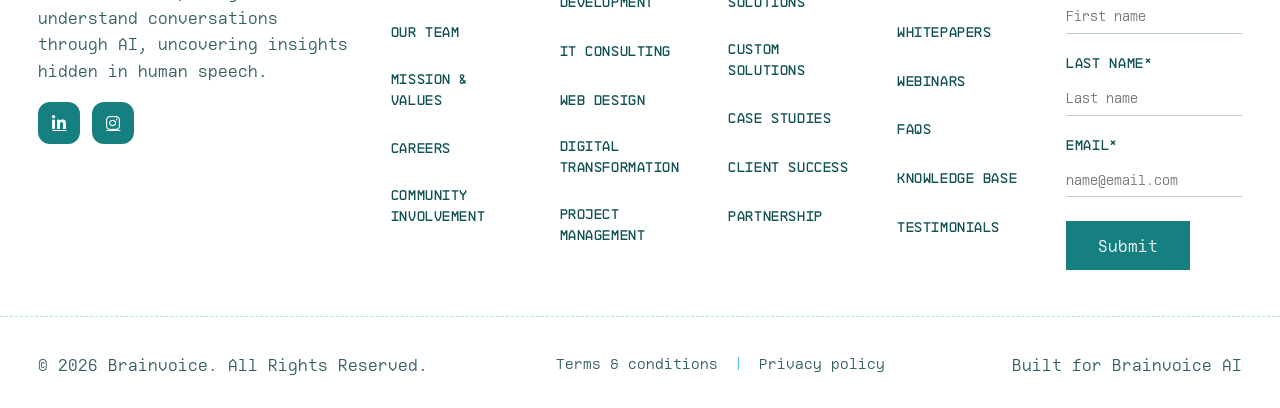
<file: BRAINVOICE - OTHER PAGES/careers.html>
<!DOCTYPE html>
<html lang="en">
<head>
  <meta charset="UTF-8">
  <meta name="viewport" content="width=device-width, initial-scale=1.0">
  <title>Brainvoice - Careers</title>
  <link rel="stylesheet" href="https://cdnjs.cloudflare.com/ajax/libs/font-awesome/6.0.0/css/all.min.css">
  <link rel="stylesheet" href="css/style.css">
  <link rel="stylesheet" href="css/career.css">
</head>
<body>
  <nav class="navbar">
    <a class="logo-container" href="../index.html" aria-label="Brainvoice landing page">
      <img src="images/BrainVoice-logo.svg" alt="Brainvoice" class="logo-img">
      <span class="logo-text">BRAINVOICE.<span class="logo-ai">AI</span></span>
    </a>

    <div class="nav-links">
      <a href="about.html">About Us</a>
      <a href="blogs.html">Blogs</a>
      <a href="careers.html" class="active">Careers</a>
      <a href="success-stories.html">Success Stories</a>
      <a href="contactus.html" class="nav-cta">Get Started</a>
    </div>

    <button class="mobile-menu-btn" id="mobileMenuBtn" aria-label="Menu">
      <i class="fas fa-bars"></i>
    </button>
  </nav>

  <main>
    <section class="careers-section">
      <div class="container">
        <div class="careers-intro">
          <h1>Careers in <span class="gradient-text">digital innovation</span></h1>
          <p class="intro-description">We bring together people, product thinking, and applied AI delivery. If you care about turning ambitious ideas into working systems, we'd love to hear from you.</p>
        </div>

        <div class="application-form-container">
          <h2>Apply for a position</h2>
          <p class="form-intro">Fill out the form below to connect with opportunities aligned with your skills, interests, and growth goals.</p>

          <form id="careerForm" class="career-form">
            <div class="form-row two-columns">
              <div class="form-group">
                <label for="firstName">First Name</label>
                <input type="text" id="firstName" placeholder="Enter your first name">
              </div>
              <div class="form-group">
                <label for="lastName">Last Name</label>
                <input type="text" id="lastName" placeholder="Enter your last name">
              </div>
            </div>

            <div class="form-row two-columns">
              <div class="form-group">
                <label for="email">Email <span class="required">*</span></label>
                <input type="email" id="email" placeholder="Enter your email address" required>
              </div>
              <div class="form-group">
                <label for="phone">Phone Number <span class="required">*</span></label>
                <input type="tel" id="phone" placeholder="Enter your phone number" required>
              </div>
            </div>

            <div class="form-row full-width">
              <div class="form-group">
                <label for="address">Address</label>
                <input type="text" id="address" placeholder="Enter your address">
              </div>
            </div>

            <div class="form-row full-width">
              <div class="form-group">
                <label for="location">Location</label>
                <select id="location">
                  <option value="">Select your location</option>
                  <option value="india">India</option>
                  <option value="singapore">Singapore</option>
                  <option value="uk">United Kingdom</option>
                  <option value="usa">United States</option>
                  <option value="uae">UAE</option>
                </select>
              </div>
            </div>

            <div class="form-row full-width">
              <div class="form-group">
                <label for="linkedin">LinkedIn Profile</label>
                <input type="url" id="linkedin" placeholder="https://linkedin.com/in/username">
              </div>
            </div>

            <div class="form-row two-columns">
              <div class="form-group">
                <label for="resume">Upload Resume <span class="required">*</span></label>
                <div class="file-input-wrapper">
                  <input type="file" id="resume" accept=".pdf,.doc,.docx" required>
                  <div class="file-input-placeholder">
                    <i class="fas fa-upload"></i>
                    <span id="resumeFileName">Choose File</span>
                  </div>
                </div>
                <span class="file-hint">PDF, DOC up to 5MB</span>
              </div>
              <div class="form-group">
                <label for="coverLetter">Upload Cover Letter / Portfolio</label>
                <div class="file-input-wrapper">
                  <input type="file" id="coverLetter" accept=".pdf,.doc,.docx,.jpg,.png">
                  <div class="file-input-placeholder">
                    <i class="fas fa-upload"></i>
                    <span id="coverLetterFileName">Choose File</span>
                  </div>
                </div>
                <span class="file-hint">PDF, DOC, Images up to 10MB</span>
              </div>
            </div>

            <div class="form-row full-width">
              <div class="captcha-container">
                <div class="recaptcha-box">
                  <i class="fas fa-shield-alt"></i>
                  <span>protected by reCAPTCHA</span>
                </div>
                <div class="privacy-links">
                  <a href="#">Privacy</a>
                  <span>-</span>
                  <a href="#">Terms</a>
                </div>
              </div>
            </div>

            <div class="form-row full-width">
              <button type="submit" class="submit-btn">Submit Application <i class="fas fa-arrow-right"></i></button>
            </div>
          </form>
        </div>
      </div>
    </section>

    <section class="banner-section">
      <div class="banner-image">
        <div class="banner-overlay">
          <h2>Join Our Team of Innovators</h2>
          <p>Build the future of voice and AI with us.</p>
        </div>
      </div>
    </section>

    <section class="opportunities-section">
      <div class="container">
        <span class="section-label">Our Opportunities</span>
        <h2 class="opportunities-title">Find the right role <span class="gradient-text">for your future</span></h2>
        <p class="opportunities-description">From AI engineering and product design to delivery strategy and operations, we look for people who care about execution, learning, and building useful systems.</p>
        <a href="contactus.html" class="btn btn-primary">Start the conversation <i class="fas fa-arrow-right"></i></a>
      </div>
    </section>

    <section class="internship-section">
      <div class="container">
        <div class="internship-grid">
          <div class="internship-image">
            <div class="image-placeholder">
              <i class="fas fa-users"></i>
              <span>Internship Program</span>
            </div>
          </div>

          <div class="internship-content">
            <span class="section-label">Early Talent</span>
            <h2 class="internship-title">Internship</h2>
            <p class="internship-description">Every year we work with students and early-career talent through hands-on internships focused on AI systems, design thinking, research, and delivery. The goal is simple: meaningful work, strong mentorship, and real project experience.</p>
            <a href="contactus.html" class="btn btn-secondary">Apply Now <i class="fas fa-arrow-right"></i></a>
          </div>
        </div>
      </div>
    </section>
  </main>

  <footer class="footer">
    <div class="footer-container">
      <div class="footer-brand-column">
        <a class="footer-brand" href="../index.html">
          <img src="images/BrainVoice-logo.svg" alt="Brainvoice">
          <span class="footer-brand-text">BRAINVOICE.<span class="logo-ai">AI</span></span>
        </a>
        <p class="footer-brand-copy">Brainvoice helps organizations understand conversations through AI, uncovering insights hidden in human speech.</p>
        <div class="footer-social">
          <a href="#" aria-label="LinkedIn"><i class="fab fa-linkedin-in"></i></a>
          <a href="#" aria-label="Instagram"><i class="fab fa-instagram"></i></a>
        </div>
      </div>

      <div class="footer-column">
        <h4>About Us</h4>
        <ul>
          <li><a href="about.html#about-webtech">About WebTech</a></li>
          <li><a href="about.html#our-team">Our Team</a></li>
          <li><a href="about.html#mission-values">Mission & Values</a></li>
          <li><a href="careers.html">Careers</a></li>
          <li><a href="about.html#community">Community Involvement</a></li>
        </ul>
      </div>

      <div class="footer-column">
        <h4>Services</h4>
        <ul>
          <li><a href="about.html#services-overview">Software Development</a></li>
          <li><a href="contactus.html">IT Consulting</a></li>
          <li><a href="contactus.html">Web Design</a></li>
          <li><a href="success-stories.html">Digital Transformation</a></li>
          <li><a href="contactus.html">Project Management</a></li>
        </ul>
      </div>

      <div class="footer-column">
        <h4>Solutions</h4>
        <ul>
          <li><a href="success-stories.html">Industry Solutions</a></li>
          <li><a href="contactus.html">Custom Solutions</a></li>
          <li><a href="success-stories.html">Case Studies</a></li>
          <li><a href="success-stories.html">Client Success</a></li>
          <li><a href="contactus.html">Partnership</a></li>
        </ul>
      </div>

      <div class="footer-column">
        <h4>Resources</h4>
        <ul>
          <li><a href="blogs.html">Blog</a></li>
          <li><a href="blogs.html">Whitepapers</a></li>
          <li><a href="blogs.html">Webinars</a></li>
          <li><a href="contactus.html#faq">FAQs</a></li>
          <li><a href="blogs.html">Knowledge Base</a></li>
          <li><a href="success-stories.html">Testimonials</a></li>
        </ul>
      </div>

      <div class="footer-column footer-form-column">
        <h4>Get Started</h4>
        <form class="footer-form">
          <div>
            <label for="footer-first-name-careers">First name*</label>
            <input id="footer-first-name-careers" type="text" placeholder="First name" required>
          </div>
          <div>
            <label for="footer-last-name-careers">Last name*</label>
            <input id="footer-last-name-careers" type="text" placeholder="Last name" required>
          </div>
          <div>
            <label for="footer-email-careers">Email*</label>
            <input id="footer-email-careers" type="email" placeholder="name@email.com" required>
          </div>
          <button type="submit">Submit</button>
        </form>
      </div>
    </div>

    <div class="footer-bottom">
      <div class="footer-bottom-content">
        <span>© 2026 Brainvoice. All Rights Reserved.</span>
        <div class="footer-copyright">
          <a class="footer-meta-link" href="#">Terms & conditions</a>
          <span class="divider">|</span>
          <a class="footer-meta-link" href="#">Privacy policy</a>
        </div>
        <span>Built for Brainvoice AI</span>
      </div>
    </div>
  </footer>

  <script src="js/script.js"></script>
</body>
</html>
</file>
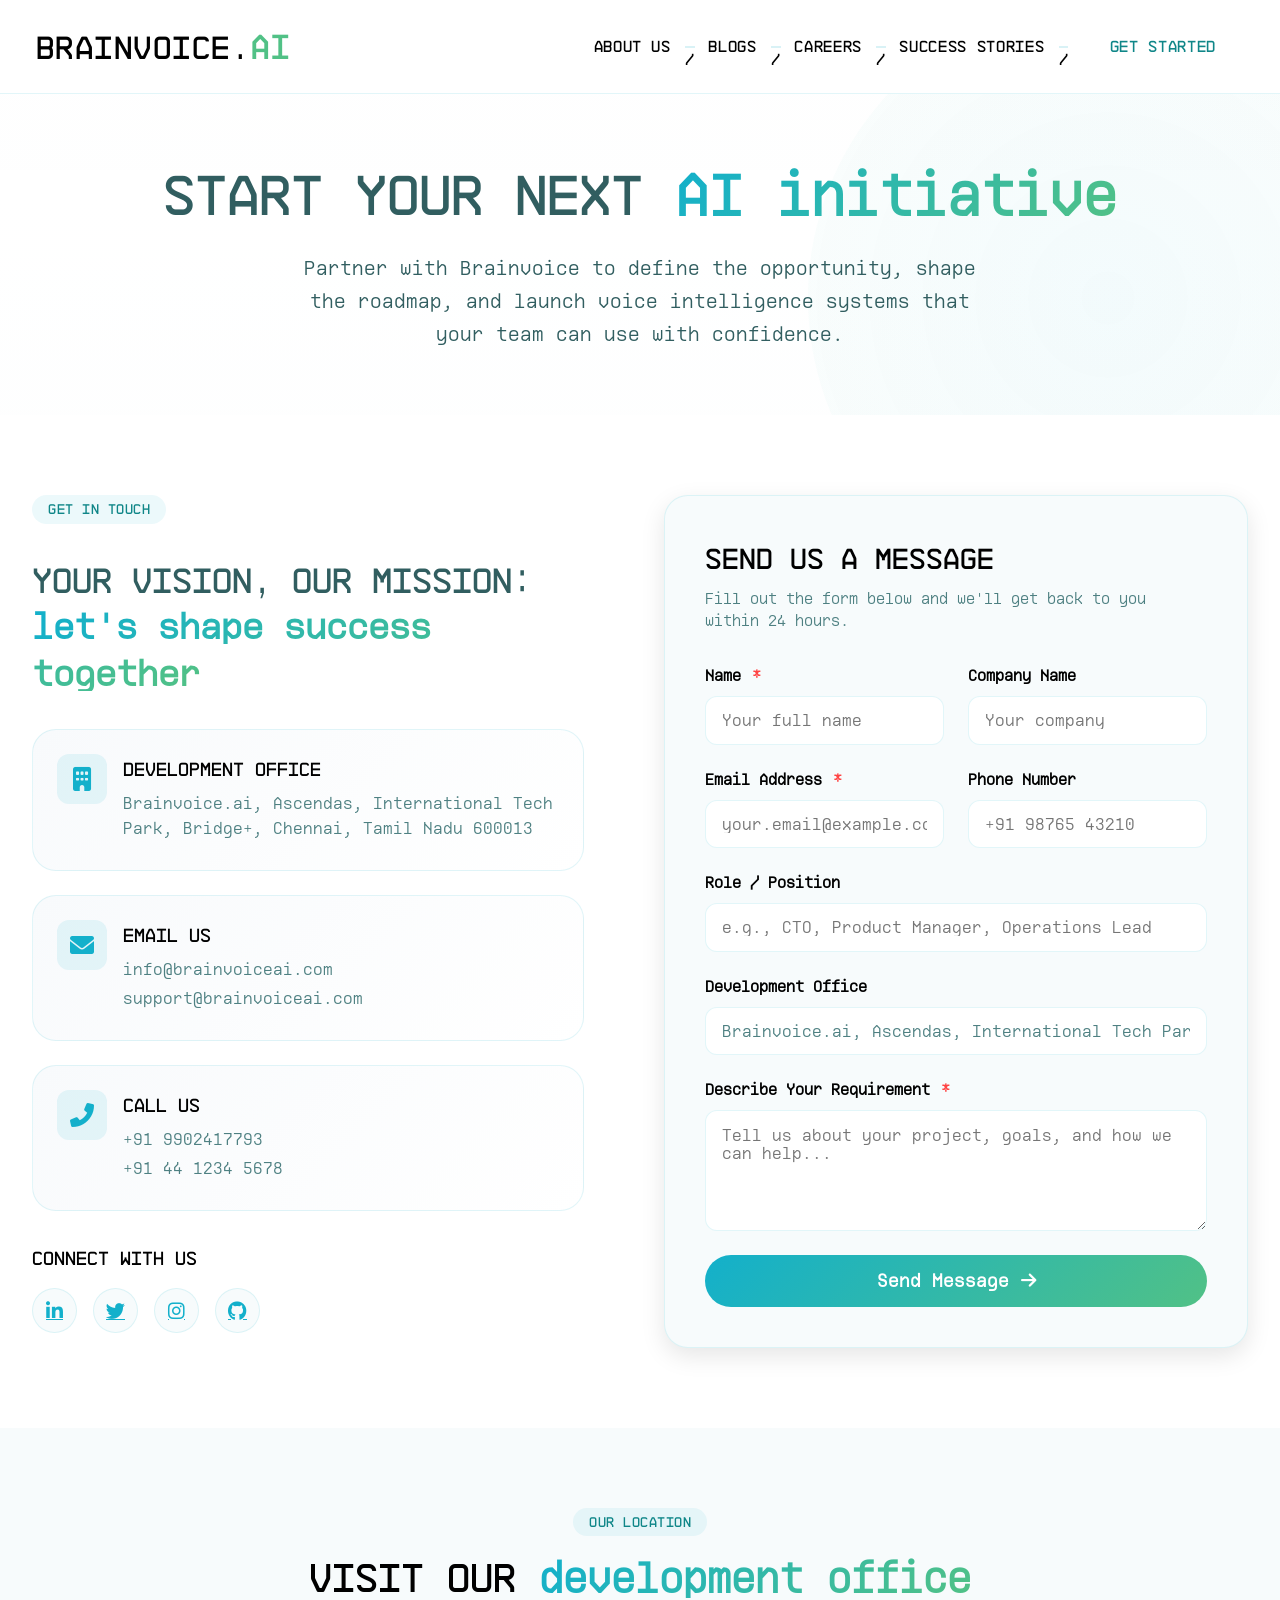
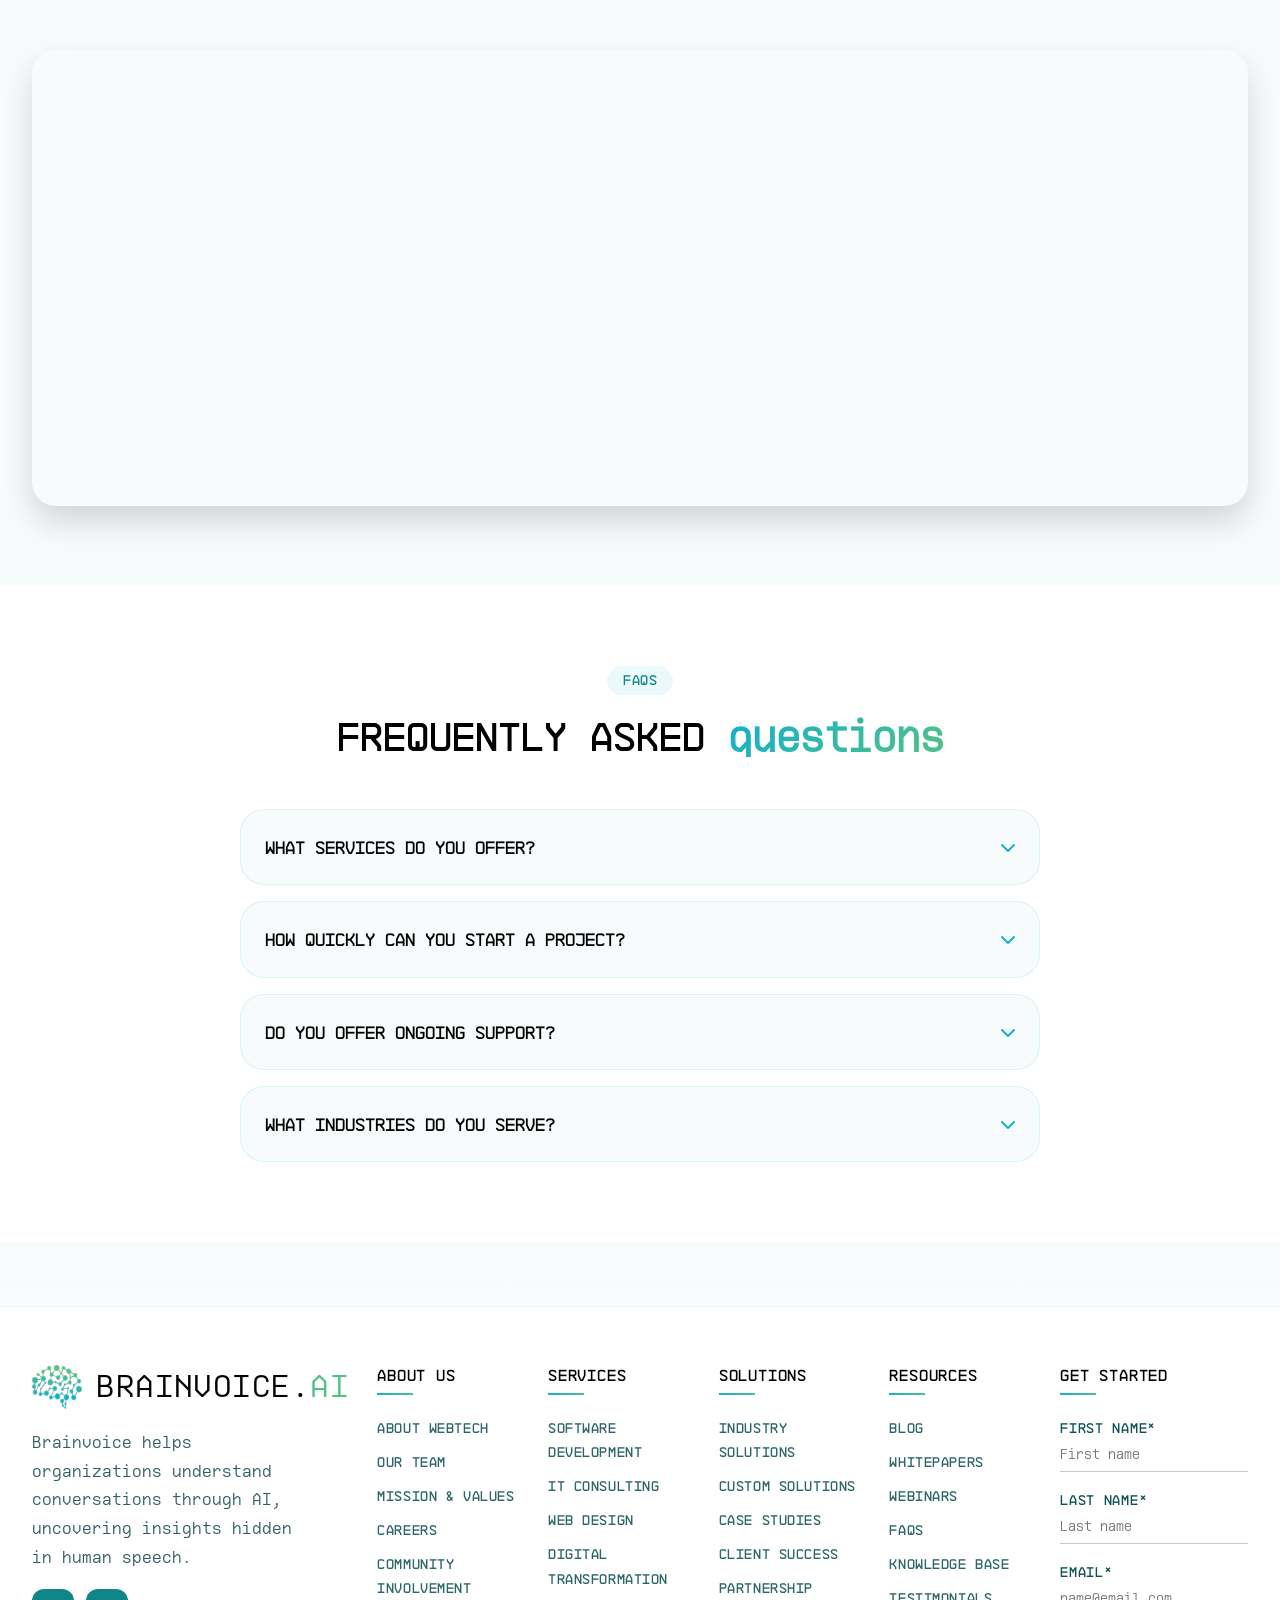
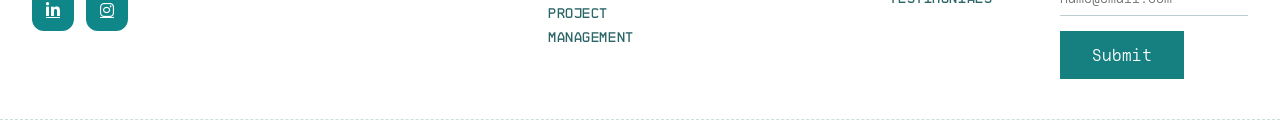
<file: BRAINVOICE - OTHER PAGES/contact.html>
<!DOCTYPE html>
<html lang="en">
<head>
  <meta charset="UTF-8">
  <meta http-equiv="refresh" content="0; url=contactus.html">
  <meta name="viewport" content="width=device-width, initial-scale=1.0">
  <title>Redirecting</title>
</head>
<body>
  <p>Redirecting to <a href="contactus.html">contactus.html</a>...</p>
</body>
</html>
</file>
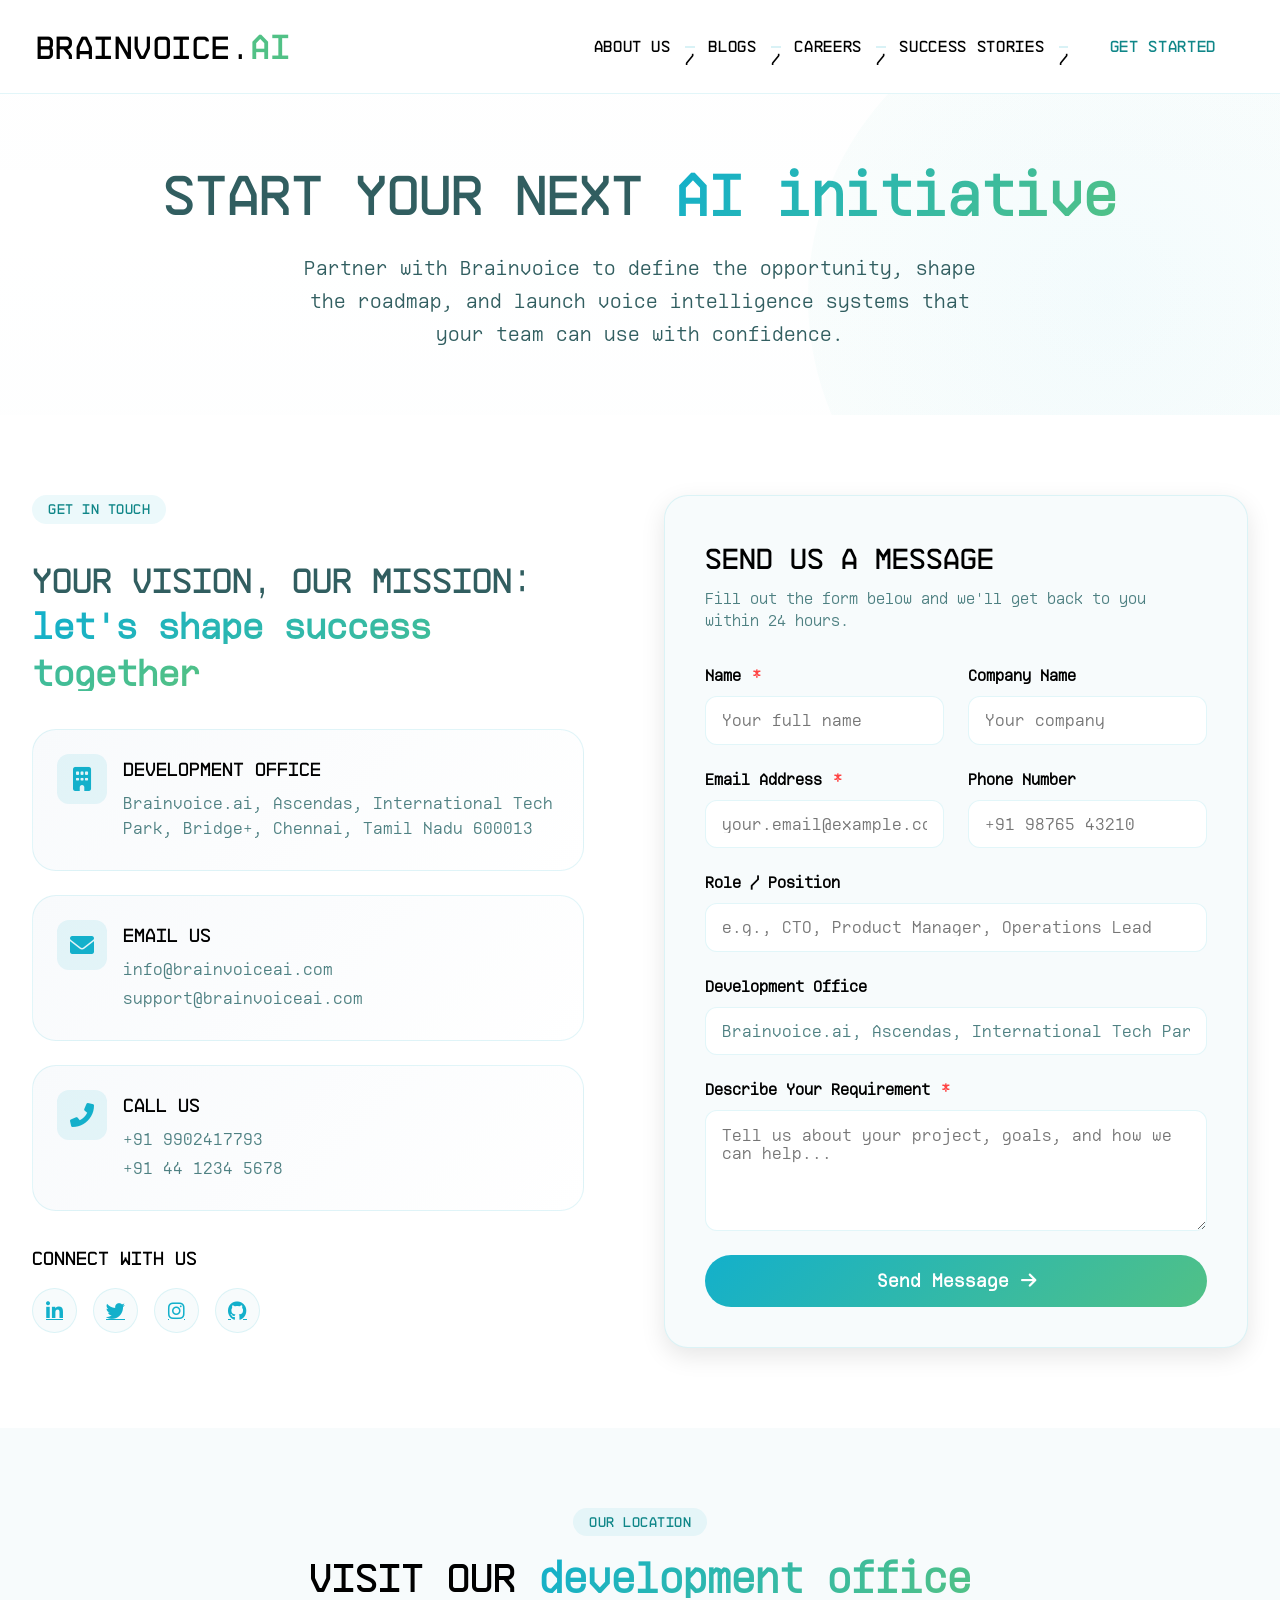
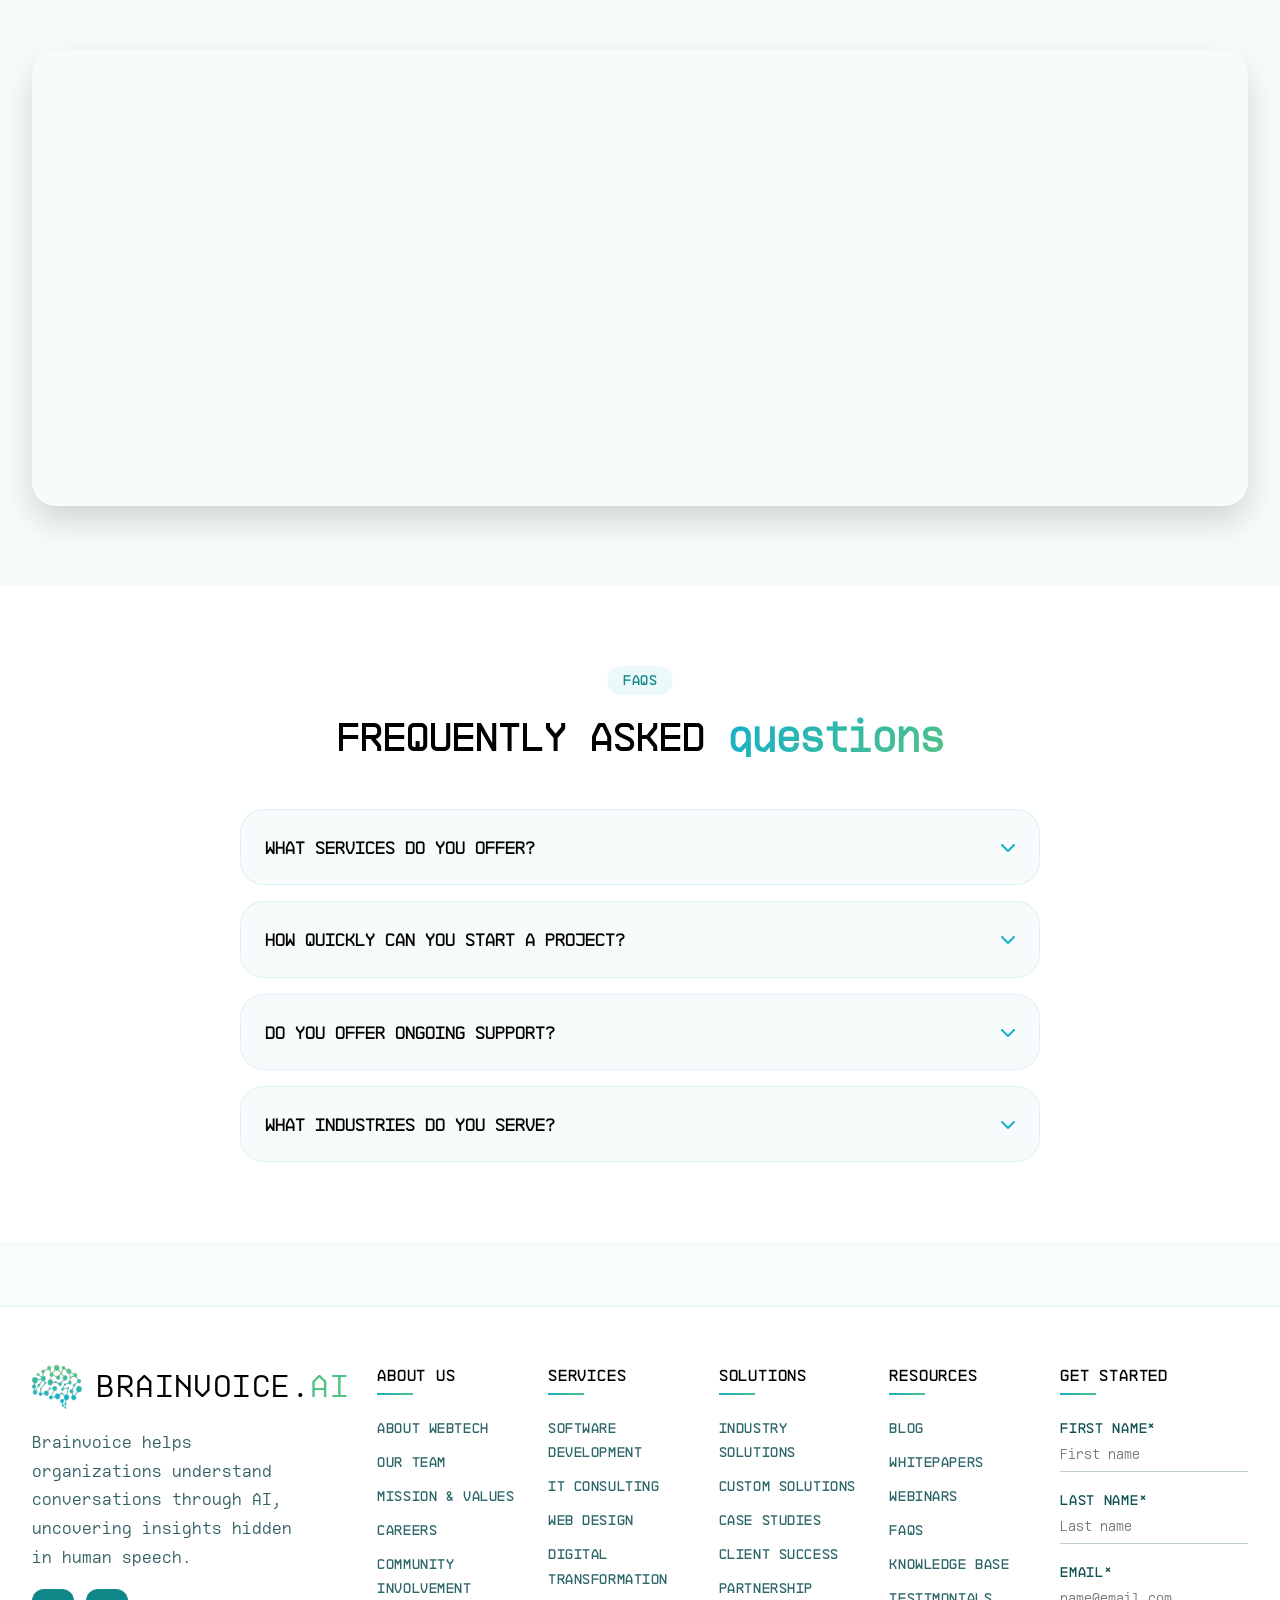
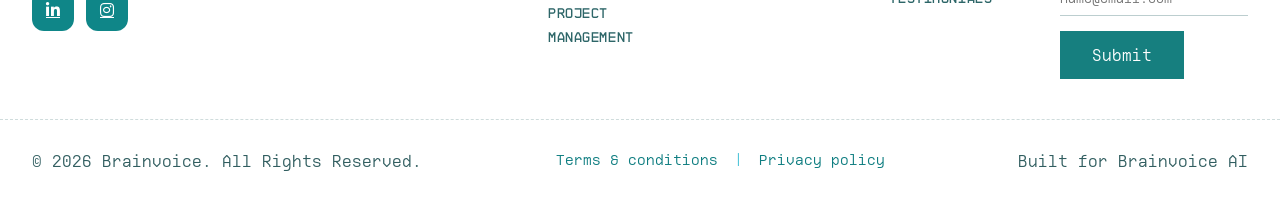
<file: BRAINVOICE - OTHER PAGES/contactus.html>
<!DOCTYPE html>
<html lang="en">
<head>
  <meta charset="UTF-8">
  <meta name="viewport" content="width=device-width, initial-scale=1.0">
  <title>Brainvoice - Get Started</title>
  <link rel="stylesheet" href="https://cdnjs.cloudflare.com/ajax/libs/font-awesome/6.0.0/css/all.min.css">
  <link rel="stylesheet" href="css/style.css">
  <link rel="stylesheet" href="css/contact.css">
</head>
<body>
  <nav class="navbar">
    <a class="logo-container" href="../index.html" aria-label="Brainvoice landing page">
      <img src="images/BrainVoice-logo.svg" alt="Brainvoice" class="logo-img">
      <span class="logo-text">BRAINVOICE.<span class="logo-ai">AI</span></span>
    </a>

    <div class="nav-links">
      <a href="about.html">About Us</a>
      <a href="blogs.html">Blogs</a>
      <a href="careers.html">Careers</a>
      <a href="success-stories.html">Success Stories</a>
      <a href="contactus.html" class="nav-cta active">Get Started</a>
    </div>

    <button class="mobile-menu-btn" id="mobileMenuBtn" aria-label="Menu">
      <i class="fas fa-bars"></i>
    </button>
  </nav>

  <main>
    <section class="contact-hero">
      <div class="container">
        <div class="hero-content">
          <h1>Start your next <span class="gradient-text">AI initiative</span></h1>
          <p class="hero-description">Partner with Brainvoice to define the opportunity, shape the roadmap, and launch voice intelligence systems that your team can use with confidence.</p>
        </div>
      </div>
    </section>

    <section class="contact-section">
      <div class="container">
        <div class="contact-grid">
          <div class="contact-info">
            <span class="section-badge">Get in Touch</span>
            <h2>Your vision, our mission: <span class="gradient-text">let's shape success together</span></h2>

            <div class="info-cards">
              <div class="info-card">
                <div class="info-icon"><i class="fas fa-building"></i></div>
                <div class="info-details">
                  <h3>Development Office</h3>
                  <p>Brainvoice.ai, Ascendas, International Tech Park, Bridge+, Chennai, Tamil Nadu 600013</p>
                </div>
              </div>

              <div class="info-card">
                <div class="info-icon"><i class="fas fa-envelope"></i></div>
                <div class="info-details">
                  <h3>Email Us</h3>
                  <p><a href="mailto:info@brainvoiceai.com">info@brainvoiceai.com</a></p>
                  <p><a href="mailto:support@brainvoiceai.com">support@brainvoiceai.com</a></p>
                </div>
              </div>

              <div class="info-card">
                <div class="info-icon"><i class="fas fa-phone-alt"></i></div>
                <div class="info-details">
                  <h3>Call Us</h3>
                  <p><a href="tel:+919902417793">+91 9902417793</a></p>
                  <p><a href="tel:+914412345678">+91 44 1234 5678</a></p>
                </div>
              </div>
            </div>

            <div class="social-links">
              <h3>Connect With Us</h3>
              <div class="social-icons">
                <a href="#" aria-label="LinkedIn"><i class="fab fa-linkedin-in"></i></a>
                <a href="#" aria-label="Twitter"><i class="fab fa-twitter"></i></a>
                <a href="#" aria-label="Instagram"><i class="fab fa-instagram"></i></a>
                <a href="#" aria-label="GitHub"><i class="fab fa-github"></i></a>
              </div>
            </div>
          </div>

          <div class="contact-form-container">
            <h3>Send Us a Message</h3>
            <p class="form-subtitle">Fill out the form below and we'll get back to you within 24 hours.</p>

            <form id="contactForm" class="contact-form">
              <div class="form-row two-columns">
                <div class="form-group">
                  <label for="name">Name <span class="required">*</span></label>
                  <input type="text" id="name" placeholder="Your full name" required>
                </div>
                <div class="form-group">
                  <label for="company">Company Name</label>
                  <input type="text" id="company" placeholder="Your company">
                </div>
              </div>

              <div class="form-row two-columns">
                <div class="form-group">
                  <label for="email">Email Address <span class="required">*</span></label>
                  <input type="email" id="email" placeholder="your.email@example.com" required>
                </div>
                <div class="form-group">
                  <label for="phone">Phone Number</label>
                  <input type="tel" id="phone" placeholder="+91 98765 43210">
                </div>
              </div>

              <div class="form-row full-width">
                <div class="form-group">
                  <label for="role">Role / Position</label>
                  <input type="text" id="role" placeholder="e.g., CTO, Product Manager, Operations Lead">
                </div>
              </div>

              <div class="form-row full-width">
                <div class="form-group">
                  <label for="office">Development Office</label>
                  <input type="text" id="office" value="Brainvoice.ai, Ascendas, International Tech Park, Bridge+, Chennai, Tamil Nadu 600013" readonly class="readonly-field">
                </div>
              </div>

              <div class="form-row full-width">
                <div class="form-group">
                  <label for="message">Describe Your Requirement <span class="required">*</span></label>
                  <textarea id="message" rows="5" placeholder="Tell us about your project, goals, and how we can help..." required></textarea>
                </div>
              </div>

              <div class="form-row full-width">
                <button type="submit" class="submit-btn">Send Message <i class="fas fa-arrow-right"></i></button>
              </div>
            </form>
          </div>
        </div>
      </div>
    </section>

    <section class="map-section">
      <div class="container">
        <div class="section-header centered">
          <span class="section-badge">Our Location</span>
          <h2>Visit our <span class="gradient-text">development office</span></h2>
        </div>
        <div class="map-container">
          <iframe src="https://www.google.com/maps/embed?pb=!1m18!1m12!1m3!1d248756.11670823233!2d80.04419642468792!3d13.047487785597086!2m3!1f0!2f0!3f0!3m2!1i1024!2i768!4f13.1!3m3!1m2!1s0x3a5265ea4f7d3361%3A0x6e61a70b6863d433!2sChennai%2C%20Tamil%20Nadu!5e0!3m2!1sen!2sin!4v1647852935484!5m2!1sen!2sin" width="100%" height="450" style="border:0; border-radius: 16px;" allowfullscreen="" loading="lazy"></iframe>
        </div>
      </div>
    </section>

    <section class="faq-section" id="faq">
      <div class="container">
        <div class="section-header centered">
          <span class="section-badge">FAQs</span>
          <h2>Frequently asked <span class="gradient-text">questions</span></h2>
        </div>

        <div class="faq-grid">
          <div class="faq-item">
            <div class="faq-question">
              <h3>What services do you offer?</h3>
              <i class="fas fa-chevron-down"></i>
            </div>
            <div class="faq-answer">
              <p>We offer custom AI development, voice intelligence systems, AI consulting, automation solutions, and product design for enterprise teams.</p>
            </div>
          </div>

          <div class="faq-item">
            <div class="faq-question">
              <h3>How quickly can you start a project?</h3>
              <i class="fas fa-chevron-down"></i>
            </div>
            <div class="faq-answer">
              <p>Most engagements can begin within one to two weeks after the initial discovery and scope alignment.</p>
            </div>
          </div>

          <div class="faq-item">
            <div class="faq-question">
              <h3>Do you offer ongoing support?</h3>
              <i class="fas fa-chevron-down"></i>
            </div>
            <div class="faq-answer">
              <p>Yes. We support implementation, iteration, monitoring, and enablement so teams can keep improving after launch.</p>
            </div>
          </div>

          <div class="faq-item">
            <div class="faq-question">
              <h3>What industries do you serve?</h3>
              <i class="fas fa-chevron-down"></i>
            </div>
            <div class="faq-answer">
              <p>We work across manufacturing, healthcare, finance, retail, and technology organizations that need practical AI adoption.</p>
            </div>
          </div>
        </div>
      </div>
    </section>
  </main>

  <footer class="footer">
    <div class="footer-container">
      <div class="footer-brand-column">
        <a class="footer-brand" href="../index.html">
          <img src="images/BrainVoice-logo.svg" alt="Brainvoice">
          <span class="footer-brand-text">BRAINVOICE.<span class="logo-ai">AI</span></span>
        </a>
        <p class="footer-brand-copy">Brainvoice helps organizations understand conversations through AI, uncovering insights hidden in human speech.</p>
        <div class="footer-social">
          <a href="#" aria-label="LinkedIn"><i class="fab fa-linkedin-in"></i></a>
          <a href="#" aria-label="Instagram"><i class="fab fa-instagram"></i></a>
        </div>
      </div>

      <div class="footer-column">
        <h4>About Us</h4>
        <ul>
          <li><a href="about.html#about-webtech">About WebTech</a></li>
          <li><a href="about.html#our-team">Our Team</a></li>
          <li><a href="about.html#mission-values">Mission & Values</a></li>
          <li><a href="careers.html">Careers</a></li>
          <li><a href="about.html#community">Community Involvement</a></li>
        </ul>
      </div>

      <div class="footer-column">
        <h4>Services</h4>
        <ul>
          <li><a href="about.html#services-overview">Software Development</a></li>
          <li><a href="contactus.html">IT Consulting</a></li>
          <li><a href="contactus.html">Web Design</a></li>
          <li><a href="success-stories.html">Digital Transformation</a></li>
          <li><a href="contactus.html">Project Management</a></li>
        </ul>
      </div>

      <div class="footer-column">
        <h4>Solutions</h4>
        <ul>
          <li><a href="success-stories.html">Industry Solutions</a></li>
          <li><a href="contactus.html">Custom Solutions</a></li>
          <li><a href="success-stories.html">Case Studies</a></li>
          <li><a href="success-stories.html">Client Success</a></li>
          <li><a href="contactus.html">Partnership</a></li>
        </ul>
      </div>

      <div class="footer-column">
        <h4>Resources</h4>
        <ul>
          <li><a href="blogs.html">Blog</a></li>
          <li><a href="blogs.html">Whitepapers</a></li>
          <li><a href="blogs.html">Webinars</a></li>
          <li><a href="#faq">FAQs</a></li>
          <li><a href="blogs.html">Knowledge Base</a></li>
          <li><a href="success-stories.html">Testimonials</a></li>
        </ul>
      </div>

      <div class="footer-column footer-form-column">
        <h4>Get Started</h4>
        <form class="footer-form">
          <div>
            <label for="footer-first-name-contact">First name*</label>
            <input id="footer-first-name-contact" type="text" placeholder="First name" required>
          </div>
          <div>
            <label for="footer-last-name-contact">Last name*</label>
            <input id="footer-last-name-contact" type="text" placeholder="Last name" required>
          </div>
          <div>
            <label for="footer-email-contact">Email*</label>
            <input id="footer-email-contact" type="email" placeholder="name@email.com" required>
          </div>
          <button type="submit">Submit</button>
        </form>
      </div>
    </div>

    <div class="footer-bottom">
      <div class="footer-bottom-content">
        <span>© 2026 Brainvoice. All Rights Reserved.</span>
        <div class="footer-copyright">
          <a class="footer-meta-link" href="#">Terms & conditions</a>
          <span class="divider">|</span>
          <a class="footer-meta-link" href="#">Privacy policy</a>
        </div>
        <span>Built for Brainvoice AI</span>
      </div>
    </div>
  </footer>

  <script src="js/script.js"></script>
  <script src="js/contact.js"></script>
</body>
</html>
</file>
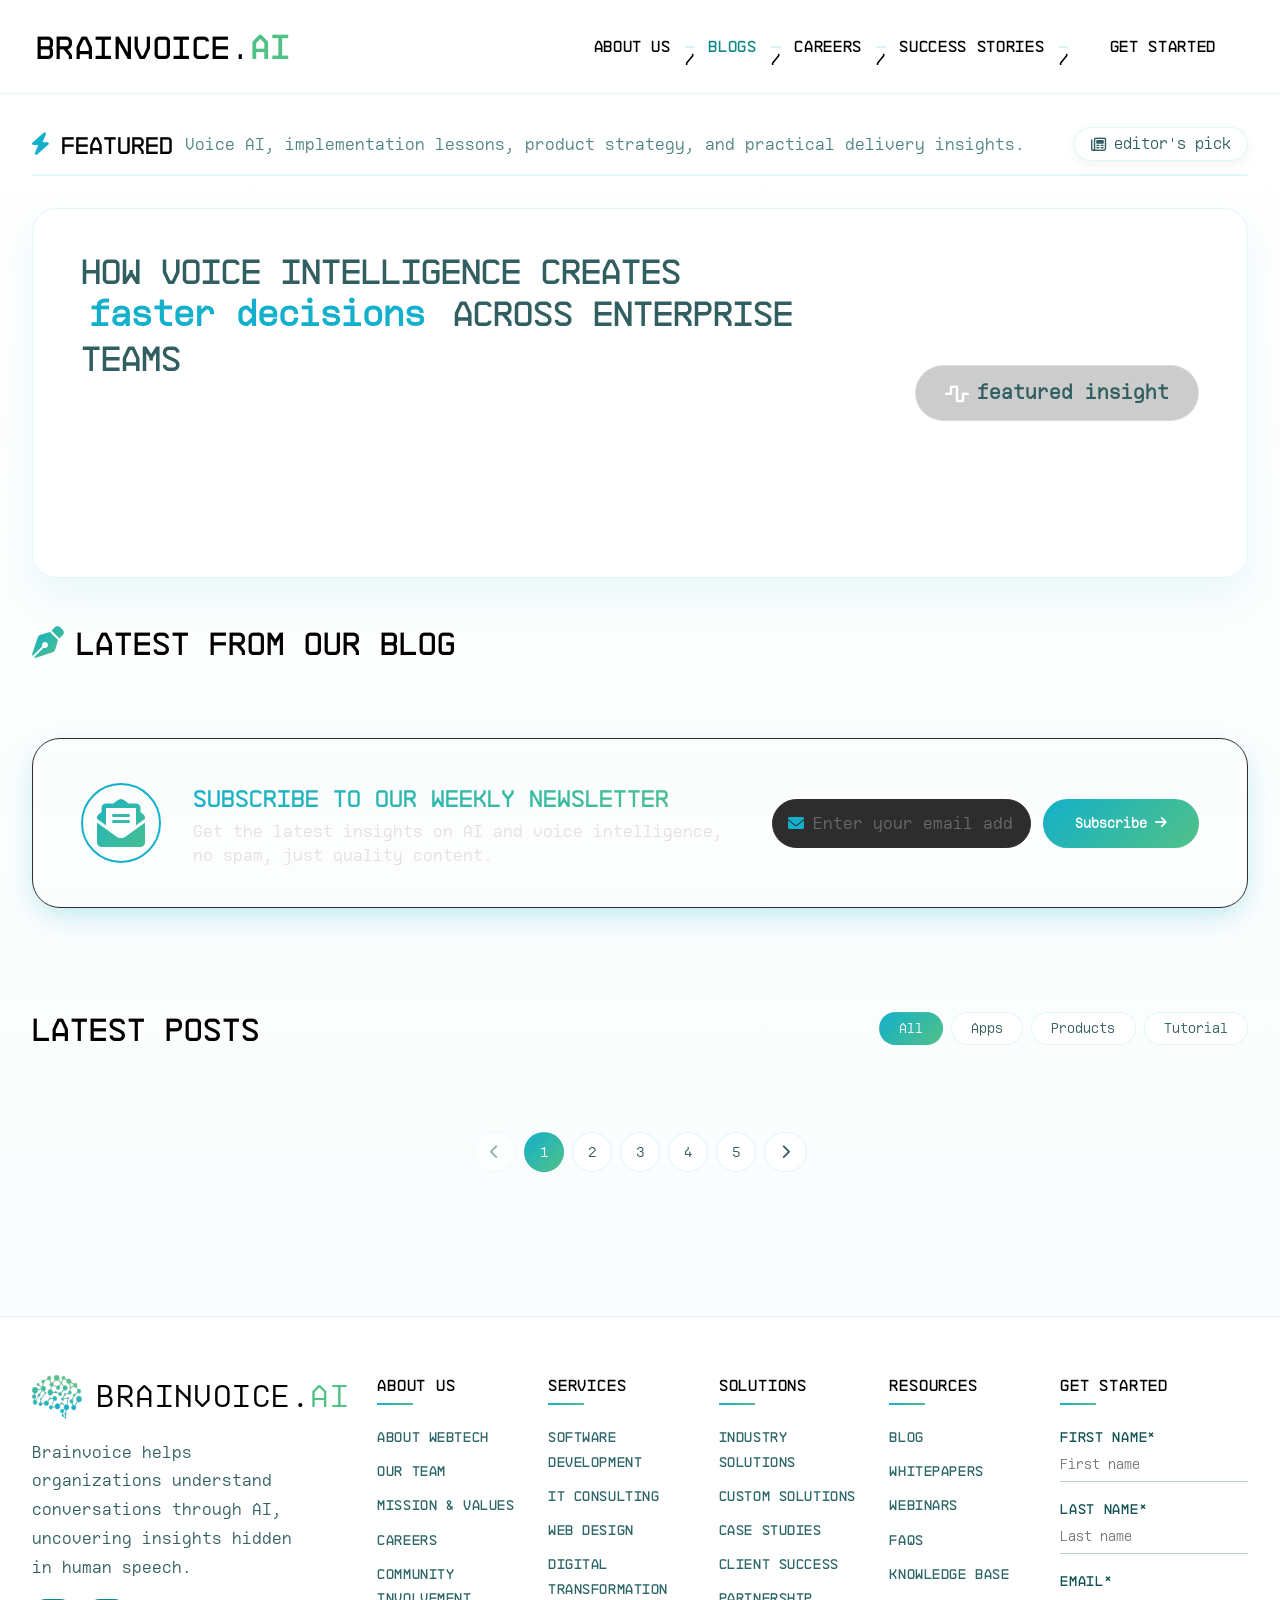
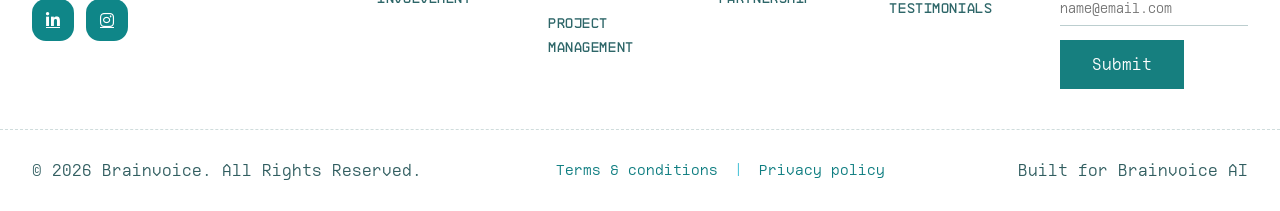
<file: BRAINVOICE - OTHER PAGES/post.html>
<!DOCTYPE html>
<html lang="en">
<head>
  <meta charset="UTF-8">
  <meta name="viewport" content="width=device-width, initial-scale=1.0">
  <title>Brainvoice - Post</title>
  <link rel="stylesheet" href="https://cdnjs.cloudflare.com/ajax/libs/font-awesome/6.0.0/css/all.min.css">
  <link rel="stylesheet" href="css/blog.css">
  <style>
    .post-container {
      max-width: 800px;
      margin: 2rem auto;
      padding: 0 2rem;
    }
    .post-header {
      margin-bottom: 2rem;
    }
    .post-header h1 {
      font-size: 2.5rem;
      line-height: 1.2;
      margin: 1rem 0;
      color: var(--black);
    }
    .post-meta {
      display: flex;
      align-items: center;
      gap: 1rem;
      color: var(--text-light);
      font-size: 0.9rem;
      flex-wrap: wrap;
    }
    .post-author-card {
      display: flex;
      align-items: center;
      gap: 1rem;
      padding: 1.5rem;
      background: linear-gradient(135deg, #f8fafc, #ffffff);
      border-radius: 16px;
      margin: 2rem 0;
      border: 1px solid var(--border-light);
    }
    .post-author-info h3 {
      font-size: 1.2rem;
      margin-bottom: 0.25rem;
    }
    .post-author-info p {
      color: var(--text-light);
      font-size: 0.9rem;
    }
    .post-content {
      font-size: 1.1rem;
      line-height: 1.8;
      color: var(--text-dark);
    }
    .post-content h2 {
      font-size: 1.8rem;
      margin: 2rem 0 1rem;
      color: var(--black);
    }
    .post-content p {
      margin-bottom: 1.5rem;
    }
    .post-content .intro {
      font-size: 1.2rem;
      font-weight: 500;
      color: var(--color-6);
      border-left: 4px solid var(--color-6);
      padding-left: 1.5rem;
      margin: 2rem 0;
    }
    .back-button {
      display: inline-flex;
      align-items: center;
      gap: 0.5rem;
      color: var(--text-light);
      text-decoration: none;
      margin-bottom: 1rem;
      transition: all 0.2s;
      padding: 0.5rem 1rem;
      border-radius: 50px;
      background: var(--white);
      border: 1px solid var(--border-light);
      cursor: pointer;
    }
    .back-button:hover {
      color: var(--color-6);
      border-color: var(--color-6);
      transform: translateX(-4px);
    }
    .comments-section {
      margin-top: 4rem;
      padding-top: 2rem;
      border-top: 1px solid var(--border-light);
    }
    .comment-form {
      display: flex;
      gap: 1rem;
      margin-bottom: 2rem;
      flex-wrap: wrap;
    }
    .comment-form input {
      flex: 1;
      padding: 1rem;
      border: 1px solid var(--border-light);
      border-radius: 50px;
      font-size: 1rem;
      min-width: 250px;
    }
    .comment-form button {
      background: var(--gradient-primary);
      color: white;
      border: none;
      padding: 0 2rem;
      border-radius: 50px;
      cursor: pointer;
    }
    .latest-posts-side {
      margin-top: 3rem;
    }
    .side-post {
      display: flex;
      gap: 1rem;
      margin-bottom: 1.5rem;
      padding: 1rem;
      background: var(--white);
      border-radius: 12px;
      cursor: pointer;
      transition: all 0.2s;
      border: 1px solid var(--border-light);
    }
    .side-post:hover {
      transform: translateX(4px);
      box-shadow: var(--shadow-sm);
      border-color: var(--color-3);
    }
    .side-post-img {
      width: 60px;
      height: 60px;
      border-radius: 12px;
      display: flex;
      align-items: center;
      justify-content: center;
      color: white;
      flex-shrink: 0;
    }
    .side-post-content h4 {
      font-size: 1rem;
      margin-bottom: 0.25rem;
      color: var(--black);
    }
    .side-post-content p {
      font-size: 0.85rem;
      color: var(--text-light);
    }
    .loading-spinner,
    .error-container {
      text-align: center;
      padding: 3rem;
    }
    .loading-spinner i,
    .error-container i {
      font-size: 3rem;
      margin-bottom: 1rem;
      color: var(--color-6);
    }
    .error-container {
      background: var(--white);
      border-radius: 24px;
      border: 1px solid var(--border-light);
    }
    @media (max-width: 600px) {
      .post-header h1 {
        font-size: 2rem;
      }
      .post-author-card,
      .comment-form {
        flex-direction: column;
      }
    }
  </style>
</head>
<body>
  <nav class="navbar">
    <a class="logo-container" href="../index.html" aria-label="Brainvoice landing page">
      <img src="images/BrainVoice-logo.svg" alt="Brainvoice" class="logo-img">
      <span class="logo-text">BRAINVOICE.<span class="logo-ai">AI</span></span>
    </a>

    <div class="nav-links">
      <a href="about.html">About Us</a>
      <a href="blogs.html" class="active">Blogs</a>
      <a href="careers.html">Careers</a>
      <a href="success-stories.html">Success Stories</a>
      <a href="contactus.html" class="nav-cta">Get Started</a>
    </div>

    <button class="mobile-menu-btn" id="mobileMenuBtn" aria-label="Menu">
      <i class="fas fa-bars"></i>
    </button>
  </nav>

  <main class="post-container" id="postContainer">
    <div class="loading-spinner">
      <i class="fas fa-spinner fa-spin"></i>
      <p>Loading post...</p>
    </div>
  </main>

  <footer class="footer">
    <div class="footer-container">
      <div class="footer-brand-column">
        <a class="footer-brand" href="../index.html">
          <img src="images/BrainVoice-logo.svg" alt="Brainvoice">
          <span class="footer-brand-text">BRAINVOICE.<span class="logo-ai">AI</span></span>
        </a>
        <p class="footer-brand-copy">Brainvoice helps organizations understand conversations through AI, uncovering insights hidden in human speech.</p>
        <div class="footer-social">
          <a href="#" aria-label="LinkedIn"><i class="fab fa-linkedin-in"></i></a>
          <a href="#" aria-label="Instagram"><i class="fab fa-instagram"></i></a>
        </div>
      </div>

      <div class="footer-column">
        <h4>About Us</h4>
        <ul>
          <li><a href="about.html#about-webtech">About WebTech</a></li>
          <li><a href="about.html#our-team">Our Team</a></li>
          <li><a href="about.html#mission-values">Mission & Values</a></li>
          <li><a href="careers.html">Careers</a></li>
          <li><a href="about.html#community">Community Involvement</a></li>
        </ul>
      </div>

      <div class="footer-column">
        <h4>Services</h4>
        <ul>
          <li><a href="about.html#services-overview">Software Development</a></li>
          <li><a href="contactus.html">IT Consulting</a></li>
          <li><a href="contactus.html">Web Design</a></li>
          <li><a href="success-stories.html">Digital Transformation</a></li>
          <li><a href="contactus.html">Project Management</a></li>
        </ul>
      </div>

      <div class="footer-column">
        <h4>Solutions</h4>
        <ul>
          <li><a href="success-stories.html">Industry Solutions</a></li>
          <li><a href="contactus.html">Custom Solutions</a></li>
          <li><a href="success-stories.html">Case Studies</a></li>
          <li><a href="success-stories.html">Client Success</a></li>
          <li><a href="contactus.html">Partnership</a></li>
        </ul>
      </div>

      <div class="footer-column">
        <h4>Resources</h4>
        <ul>
          <li><a href="blogs.html">Blog</a></li>
          <li><a href="blogs.html">Whitepapers</a></li>
          <li><a href="blogs.html">Webinars</a></li>
          <li><a href="contactus.html#faq">FAQs</a></li>
          <li><a href="blogs.html">Knowledge Base</a></li>
          <li><a href="success-stories.html">Testimonials</a></li>
        </ul>
      </div>

      <div class="footer-column footer-form-column">
        <h4>Get Started</h4>
        <form class="footer-form">
          <div>
            <label for="footer-first-name-post">First name*</label>
            <input id="footer-first-name-post" type="text" placeholder="First name" required>
          </div>
          <div>
            <label for="footer-last-name-post">Last name*</label>
            <input id="footer-last-name-post" type="text" placeholder="Last name" required>
          </div>
          <div>
            <label for="footer-email-post">Email*</label>
            <input id="footer-email-post" type="email" placeholder="name@email.com" required>
          </div>
          <button type="submit">Submit</button>
        </form>
      </div>
    </div>

    <div class="footer-bottom">
      <div class="footer-bottom-content">
        <span>© 2026 Brainvoice. All Rights Reserved.</span>
        <div class="footer-copyright">
          <a class="footer-meta-link" href="#">Terms & conditions</a>
          <span class="divider">|</span>
          <a class="footer-meta-link" href="#">Privacy policy</a>
        </div>
        <span>Built for Brainvoice AI</span>
      </div>
    </div>
  </footer>

  <script src="js/script.js"></script>
  <script>
    document.addEventListener('DOMContentLoaded', async function() {
      const urlParams = new URLSearchParams(window.location.search);
      const postId = urlParams.get('id');

      if (!postId) {
        window.location.href = 'blogs.html';
        return;
      }

      const storedPost = sessionStorage.getItem(`post_${postId}`);

      if (storedPost) {
        const post = JSON.parse(storedPost);
        renderPost(post);
        loadLatestPosts(postId);
      } else {
        try {
          const response = await fetch('blog-data.json');
          const data = await response.json();
          const post = data.posts.find((entry) => String(entry.id) === String(postId));

          if (post) {
            renderPost(post);
            loadLatestPosts(postId);
          } else {
            showError('Post not found');
          }
        } catch (error) {
          showError('Unable to load this post right now.');
        }
      }
    });

    function goBackToBlog() {
      window.location.href = 'blogs.html';
    }

    function renderPost(post) {
      const container = document.getElementById('postContainer');
      const color = post.color || '#13B0CB';

      container.innerHTML = `
        <button class="back-button" onclick="goBackToBlog()">
          <i class="fas fa-arrow-left"></i> Back to Blog
        </button>
        <article class="post-shell">
          <header class="post-header">
            <div class="post-meta">
              <span>${post.category || 'Insight'}</span>
              <span>•</span>
              <span>${post.date || 'Recent'}</span>
              <span>•</span>
              <span>${post.readTime || '5 min read'}</span>
            </div>
            <h1>${post.title}</h1>
          </header>
          <div class="post-author-card">
            <div class="side-post-img" style="background: linear-gradient(135deg, ${color}, #51C186)">
              <i class="fas ${post.icon || 'fa-pen-nib'}"></i>
            </div>
            <div class="post-author-info">
              <h3>${post.author || 'Brainvoice Team'}</h3>
              <p>Brainvoice editorial</p>
            </div>
          </div>
          <div class="post-content">
            <p class="intro">${post.excerpt || 'A practical look at how modern AI systems can support better decision-making.'}</p>
            <p>${post.content || post.excerpt || 'This article explores the delivery principles, user experience expectations, and operational foundations that help AI products move from pilot to everyday use.'}</p>
            <h2>What matters in practice</h2>
            <p>Successful AI programs balance model performance with workflow fit, team trust, and speed of action. The strongest results usually come from solving one meaningful operational problem well and expanding from there.</p>
            <h2>Why it works</h2>
            <p>When insights are easy to find, easy to verify, and connected to an existing process, adoption improves dramatically. That is where thoughtful product design and strong implementation discipline make the difference.</p>
          </div>
        </article>
        <section class="comments-section">
          <h3>Leave a Comment</h3>
          <form class="comment-form">
            <input type="text" placeholder="Share your thoughts">
            <button type="submit">Post</button>
          </form>
          <div class="latest-posts-side">
            <h3>Latest Posts</h3>
            <div id="latestPosts"></div>
          </div>
        </section>
      `;

      container.querySelector('.comment-form').addEventListener('submit', (event) => {
        event.preventDefault();
        showNotification('Thanks for your comment.', 'success');
        event.target.reset();
      });
    }

    function loadLatestPosts(currentId) {
      fetch('blog-data.json')
        .then((response) => response.json())
        .then((data) => {
          const latestContainer = document.getElementById('latestPosts');
          if (!latestContainer) return;

          const posts = data.posts.filter((entry) => String(entry.id) !== String(currentId)).slice(0, 3);
          latestContainer.innerHTML = posts.map((entry) => `
            <div class="side-post" onclick="openRelatedPost(${entry.id})">
              <div class="side-post-img" style="background: linear-gradient(135deg, ${entry.color || '#13B0CB'}, #51C186)">
                <i class="fas ${entry.icon || 'fa-pen-nib'}"></i>
              </div>
              <div class="side-post-content">
                <h4>${entry.title}</h4>
                <p>${entry.readTime || '5 min read'}</p>
              </div>
            </div>
          `).join('');
        });
    }

    function openRelatedPost(postId) {
      window.location.href = `post.html?id=${postId}`;
    }

    function showError(message) {
      document.getElementById('postContainer').innerHTML = `
        <div class="error-container">
          <i class="fas fa-exclamation-circle"></i>
          <h2>${message}</h2>
          <button class="back-button" onclick="goBackToBlog()">
            <i class="fas fa-arrow-left"></i> Back to Blog
          </button>
        </div>
      `;
    }

    window.goBackToBlog = goBackToBlog;
    window.openRelatedPost = openRelatedPost;
  </script>
</body>
</html>
</file>
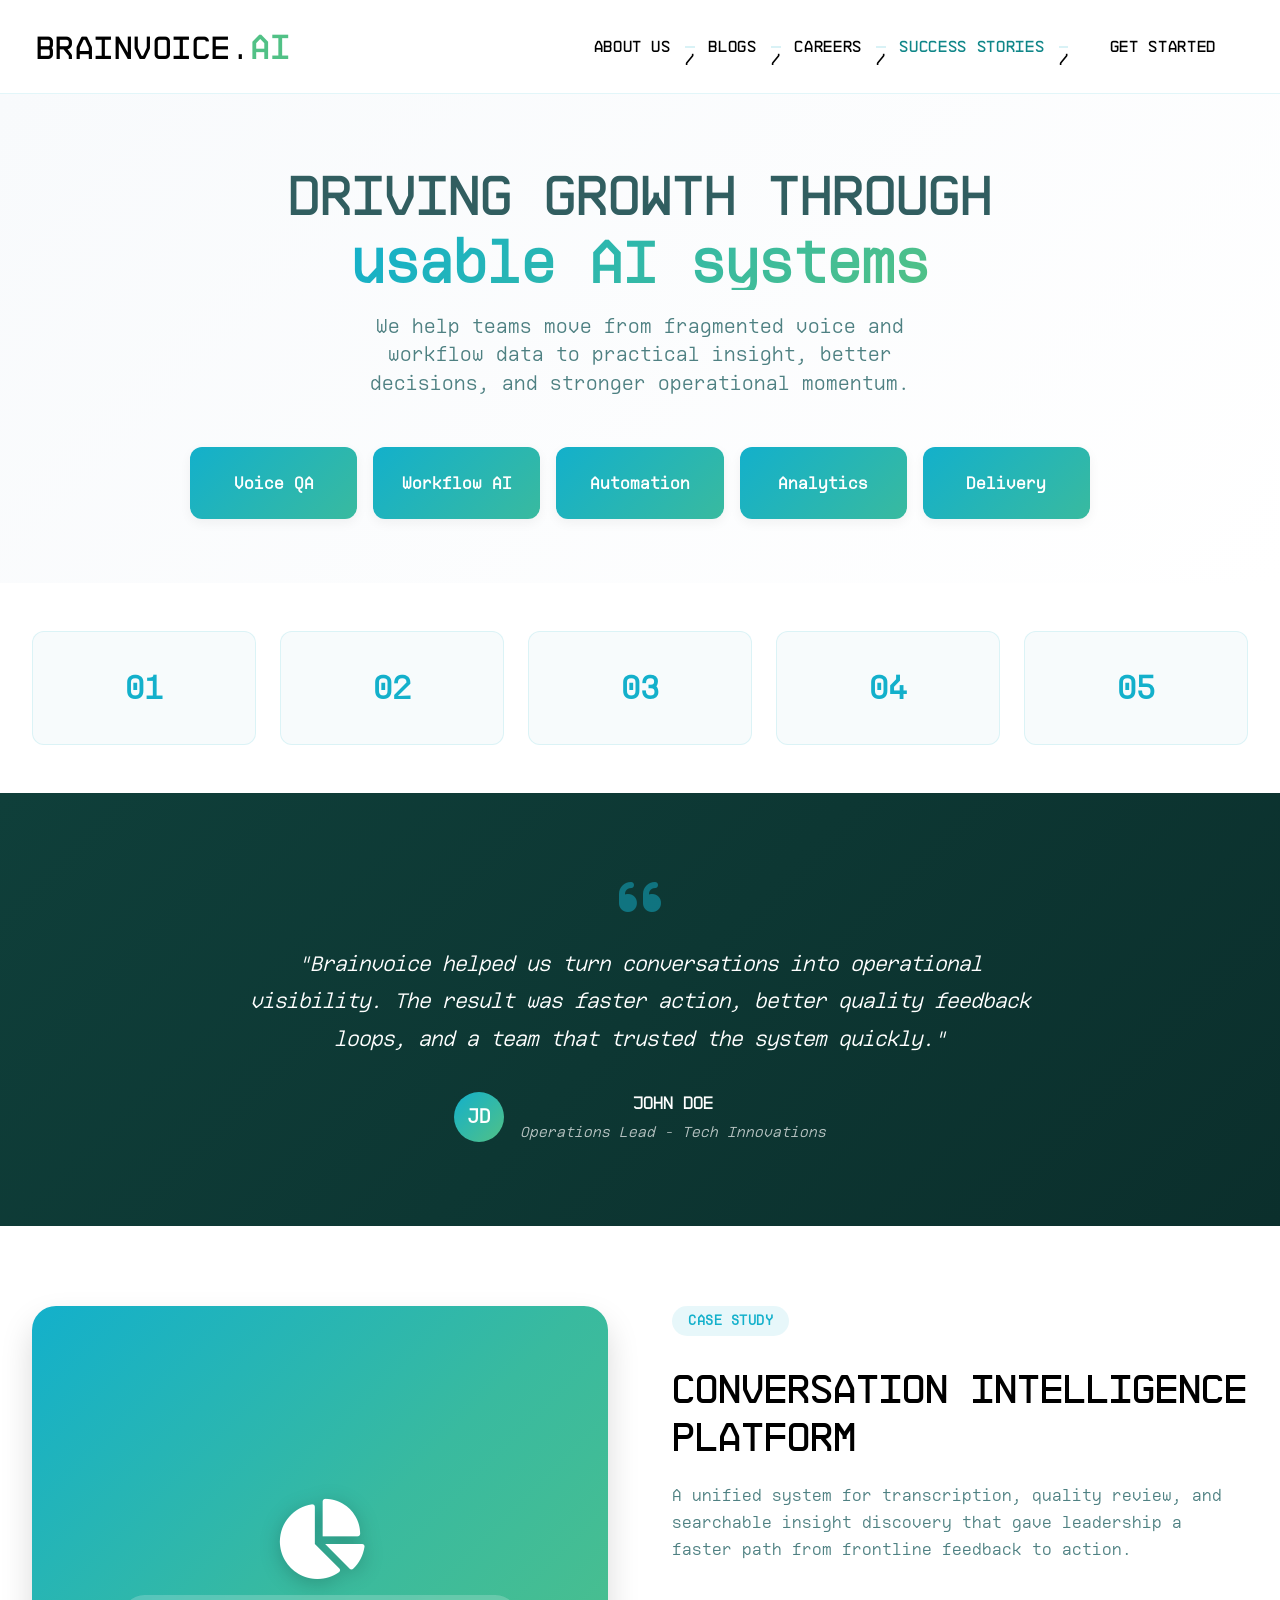
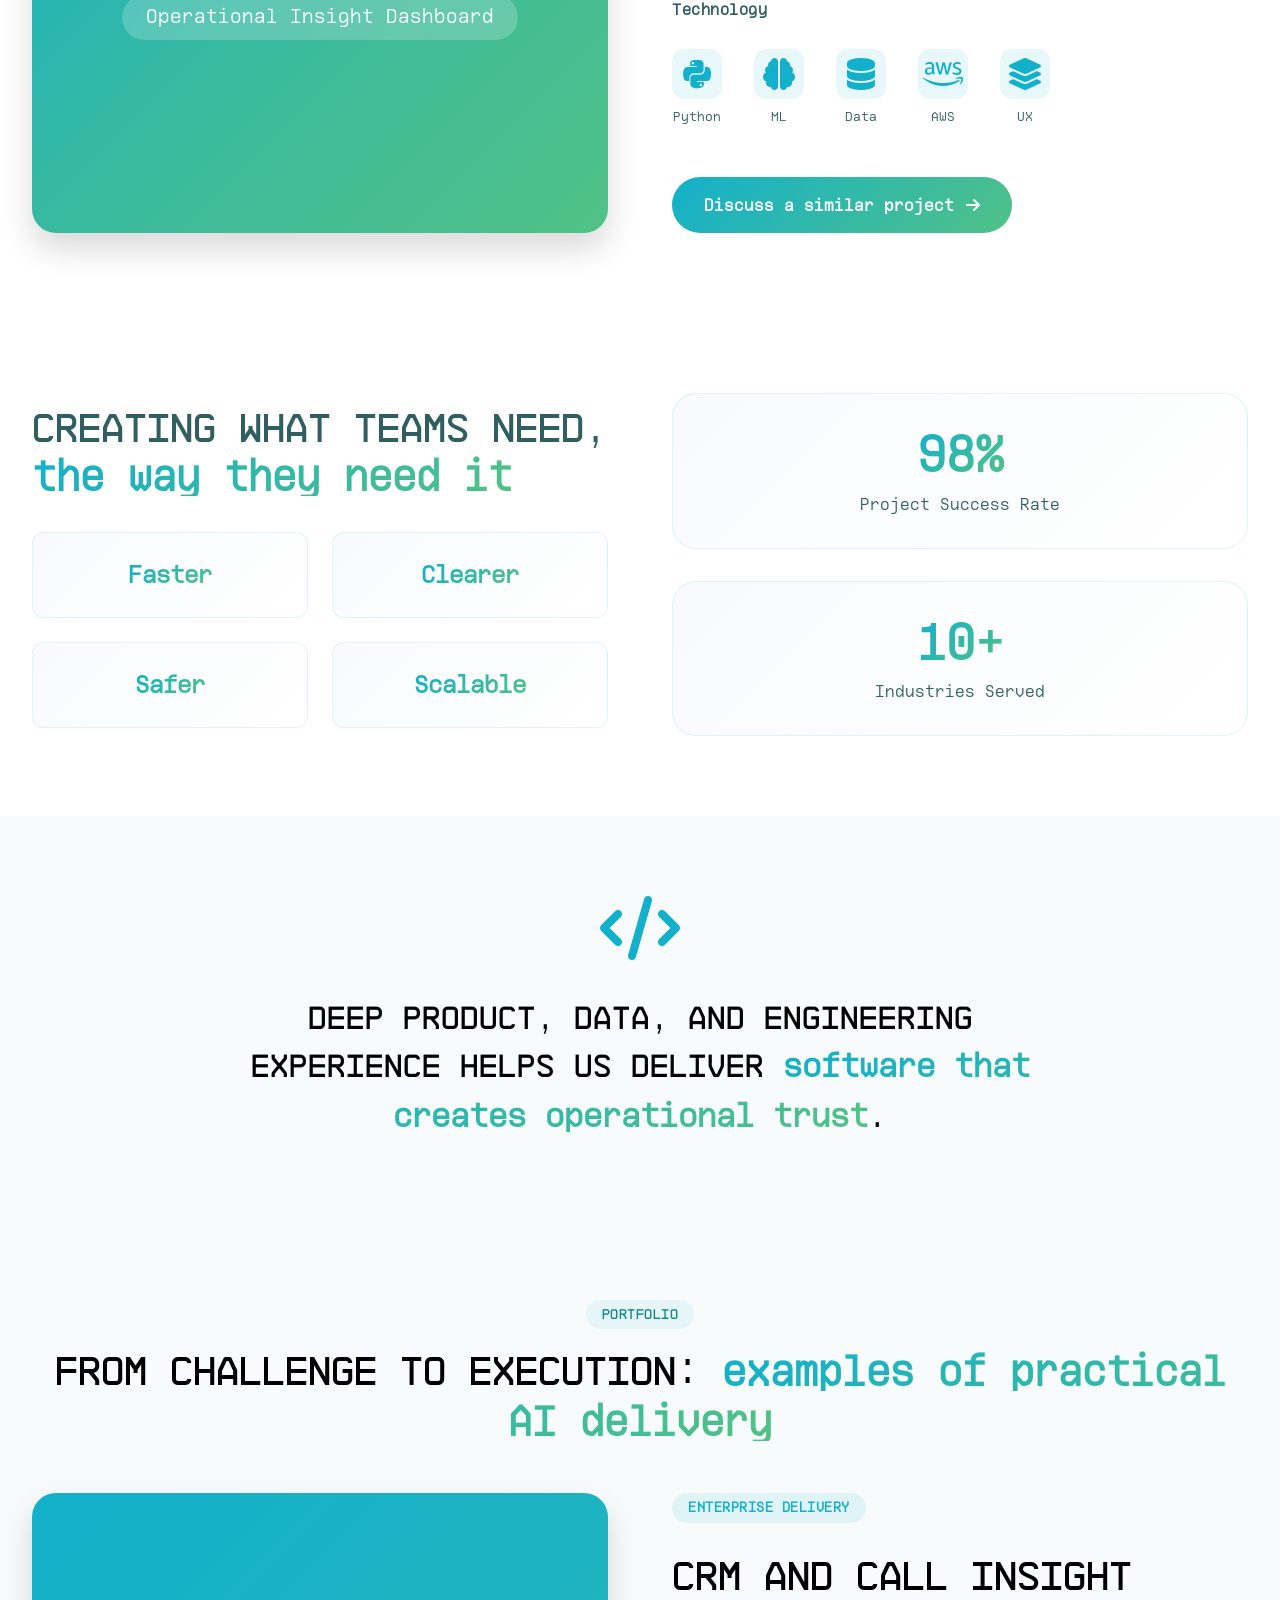
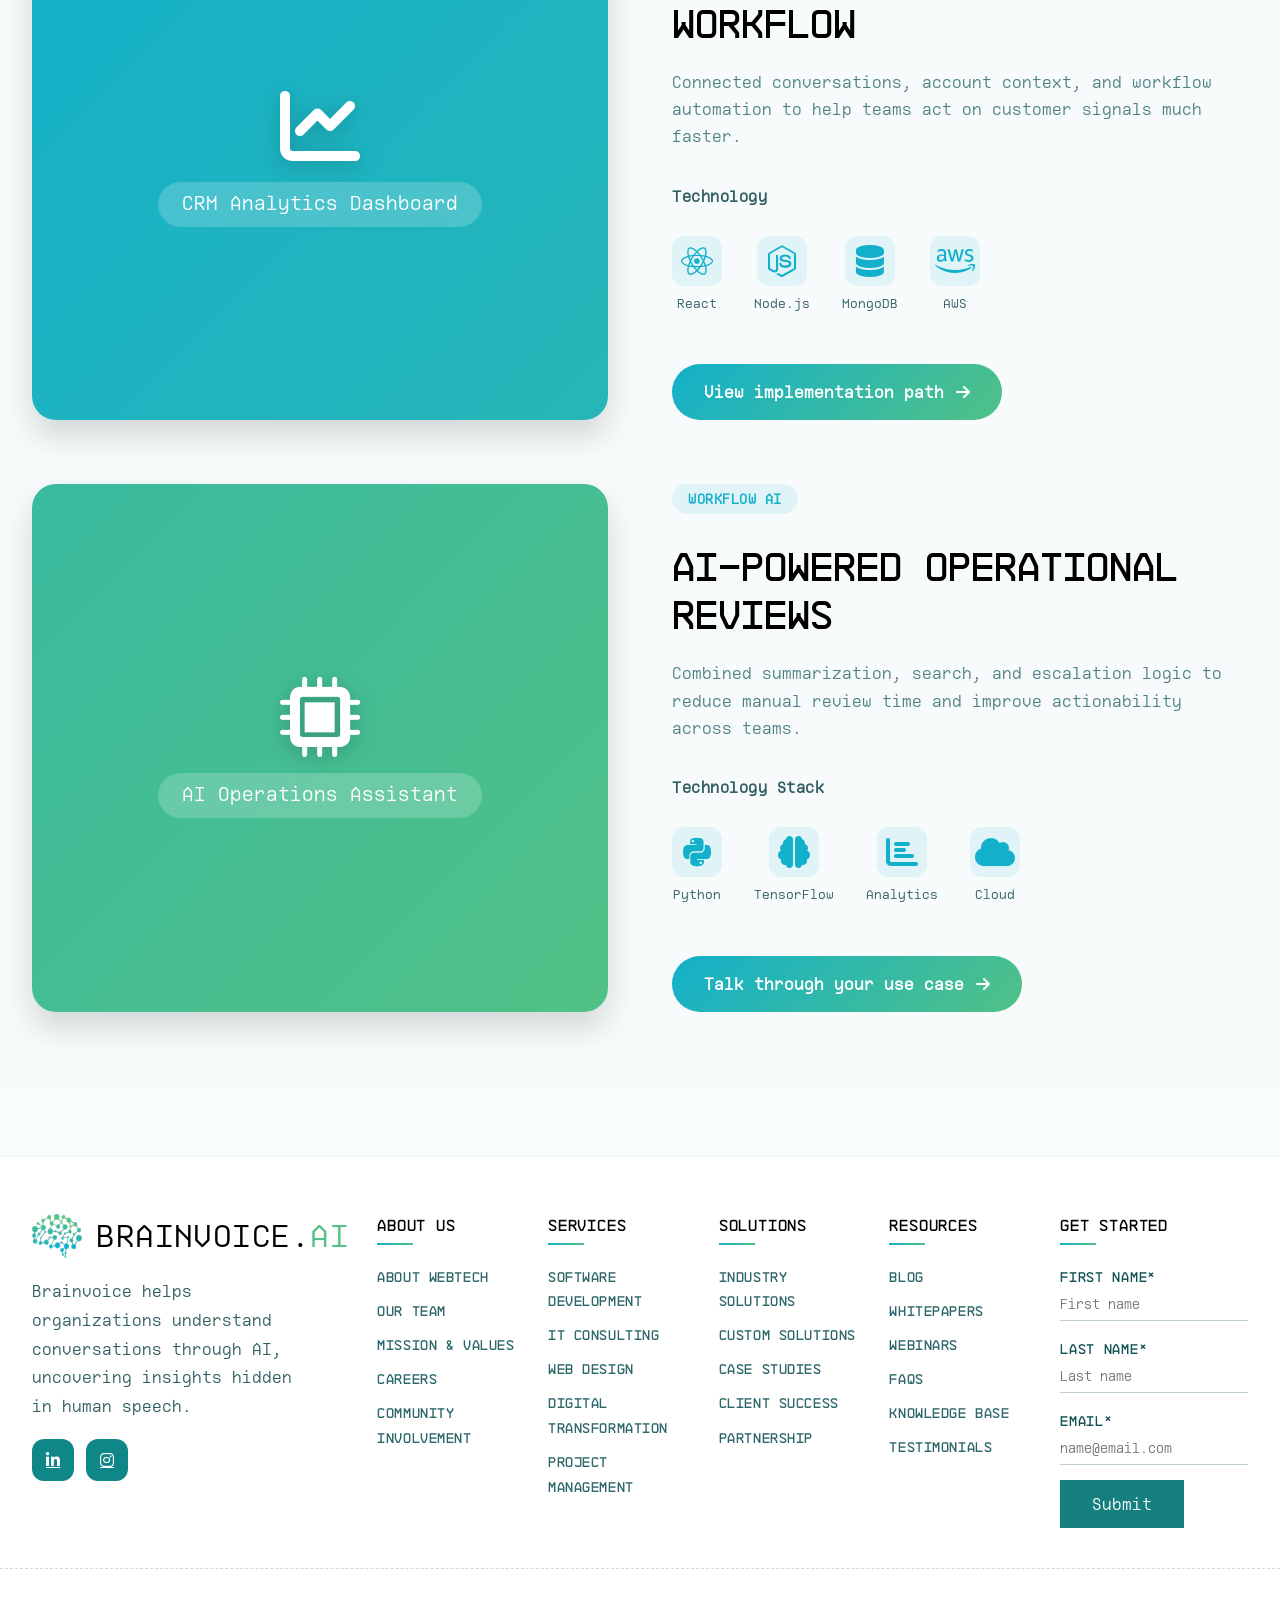
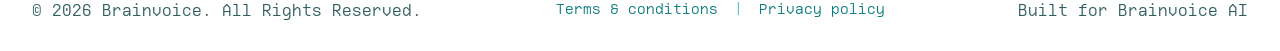
<file: BRAINVOICE - OTHER PAGES/success-stories.html>
<!DOCTYPE html>
<html lang="en">
<head>
  <meta charset="UTF-8">
  <meta name="viewport" content="width=device-width, initial-scale=1.0">
  <title>Brainvoice - Success Stories</title>
  <link rel="stylesheet" href="https://cdnjs.cloudflare.com/ajax/libs/font-awesome/6.0.0/css/all.min.css">
  <link rel="stylesheet" href="css/style.css">
  <link rel="stylesheet" href="css/success.css">
</head>
<body>
  <nav class="navbar">
    <a class="logo-container" href="../index.html" aria-label="Brainvoice landing page">
      <img src="images/BrainVoice-logo.svg" alt="Brainvoice" class="logo-img">
      <span class="logo-text">BRAINVOICE.<span class="logo-ai">AI</span></span>
    </a>

    <div class="nav-links">
      <a href="about.html">About Us</a>
      <a href="blogs.html">Blogs</a>
      <a href="careers.html">Careers</a>
      <a href="success-stories.html" class="active">Success Stories</a>
      <a href="contactus.html" class="nav-cta">Get Started</a>
    </div>

    <button class="mobile-menu-btn" id="mobileMenuBtn" aria-label="Menu">
      <i class="fas fa-bars"></i>
    </button>
  </nav>

  <main>
    <section class="success-hero">
      <div class="container">
        <h1>Driving growth through <span class="gradient-text">usable AI systems</span></h1>
        <p class="hero-subtitle">We help teams move from fragmented voice and workflow data to practical insight, better decisions, and stronger operational momentum.</p>

        <div class="lorem-grid">
          <div class="lorem-item">Voice QA</div>
          <div class="lorem-item">Workflow AI</div>
          <div class="lorem-item">Automation</div>
          <div class="lorem-item">Analytics</div>
          <div class="lorem-item">Delivery</div>
        </div>
      </div>
    </section>

    <section class="numbers-section">
      <div class="container">
        <div class="numbers-grid">
          <div class="number-card">01</div>
          <div class="number-card">02</div>
          <div class="number-card">03</div>
          <div class="number-card">04</div>
          <div class="number-card">05</div>
        </div>
      </div>
    </section>

    <section class="quote-section">
      <div class="container">
        <div class="quote-content">
          <i class="fas fa-quote-left"></i>
          <p>"Brainvoice helped us turn conversations into operational visibility. The result was faster action, better quality feedback loops, and a team that trusted the system quickly."</p>
          <div class="quote-author">
            <div class="author-avatar">JD</div>
            <div class="author-info">
              <h4>John Doe</h4>
              <p>Operations Lead - Tech Innovations</p>
            </div>
          </div>
        </div>
      </div>
    </section>

    <section class="case-study-section">
      <div class="container">
        <div class="case-study-grid">
          <div class="case-study-image">
            <div class="image-placeholder">
              <i class="fas fa-chart-pie"></i>
              <span>Operational Insight Dashboard</span>
            </div>
          </div>

          <div class="case-study-content">
            <span class="case-category">Case Study</span>
            <h2 class="case-title">Conversation Intelligence Platform</h2>
            <p class="case-description">A unified system for transcription, quality review, and searchable insight discovery that gave leadership a faster path from frontline feedback to action.</p>
            <span class="tech-label">Technology</span>
            <div class="tech-icons">
              <div class="tech-icon-item"><i class="fab fa-python"></i><span>Python</span></div>
              <div class="tech-icon-item"><i class="fas fa-brain"></i><span>ML</span></div>
              <div class="tech-icon-item"><i class="fas fa-database"></i><span>Data</span></div>
              <div class="tech-icon-item"><i class="fab fa-aws"></i><span>AWS</span></div>
              <div class="tech-icon-item"><i class="fas fa-layer-group"></i><span>UX</span></div>
            </div>
            <a href="contactus.html" class="case-btn">Discuss a similar project <i class="fas fa-arrow-right"></i></a>
          </div>
        </div>
      </div>
    </section>

    <section class="creation-section">
      <div class="container">
        <div class="creation-grid">
          <div class="creation-content">
            <h2>Creating what teams need, <span class="gradient-text">the way they need it</span></h2>

            <div class="metrics-grid">
              <div class="metric-item"><span class="metric-value">Faster</span></div>
              <div class="metric-item"><span class="metric-value">Clearer</span></div>
              <div class="metric-item"><span class="metric-value">Safer</span></div>
              <div class="metric-item"><span class="metric-value">Scalable</span></div>
            </div>
          </div>

          <div class="creation-stats">
            <div class="stat-box">
              <span class="stat-big">98%</span>
              <p>Project Success Rate</p>
            </div>
            <div class="stat-box">
              <span class="stat-big">10+</span>
              <p>Industries Served</p>
            </div>
          </div>
        </div>
      </div>
    </section>

    <section class="developer-section">
      <div class="container">
        <div class="developer-content">
          <i class="fas fa-code"></i>
          <h2>Deep product, data, and engineering experience helps us deliver <span class="gradient-text">software that creates operational trust</span>.</h2>
        </div>
      </div>
    </section>

    <section class="portfolio-section">
      <div class="container">
        <div class="section-header centered">
          <span class="section-badge">Portfolio</span>
          <h2>From challenge to execution: <span class="gradient-text">examples of practical AI delivery</span></h2>
        </div>

        <div class="case-study-grid reverse">
          <div class="case-study-content">
            <span class="case-category">Enterprise Delivery</span>
            <h2 class="case-title">CRM and Call Insight Workflow</h2>
            <p class="case-description">Connected conversations, account context, and workflow automation to help teams act on customer signals much faster.</p>
            <span class="tech-label">Technology</span>
            <div class="tech-icons">
              <div class="tech-icon-item"><i class="fab fa-react"></i><span>React</span></div>
              <div class="tech-icon-item"><i class="fab fa-node-js"></i><span>Node.js</span></div>
              <div class="tech-icon-item"><i class="fas fa-database"></i><span>MongoDB</span></div>
              <div class="tech-icon-item"><i class="fab fa-aws"></i><span>AWS</span></div>
            </div>
            <a href="contactus.html" class="case-btn">View implementation path <i class="fas fa-arrow-right"></i></a>
          </div>

          <div class="case-study-image">
            <div class="image-placeholder" style="background: linear-gradient(135deg, #13B0CB, #27B6B7)">
              <i class="fas fa-chart-line"></i>
              <span>CRM Analytics Dashboard</span>
            </div>
          </div>
        </div>

        <div class="case-study-grid">
          <div class="case-study-image">
            <div class="image-placeholder" style="background: linear-gradient(135deg, #39BA9F, #51C186)">
              <i class="fas fa-microchip"></i>
              <span>AI Operations Assistant</span>
            </div>
          </div>
          <div class="case-study-content">
            <span class="case-category">Workflow AI</span>
            <h2 class="case-title">AI-Powered Operational Reviews</h2>
            <p class="case-description">Combined summarization, search, and escalation logic to reduce manual review time and improve actionability across teams.</p>
            <span class="tech-label">Technology Stack</span>
            <div class="tech-icons">
              <div class="tech-icon-item"><i class="fab fa-python"></i><span>Python</span></div>
              <div class="tech-icon-item"><i class="fas fa-brain"></i><span>TensorFlow</span></div>
              <div class="tech-icon-item"><i class="fas fa-chart-bar"></i><span>Analytics</span></div>
              <div class="tech-icon-item"><i class="fas fa-cloud"></i><span>Cloud</span></div>
            </div>
            <a href="contactus.html" class="case-btn">Talk through your use case <i class="fas fa-arrow-right"></i></a>
          </div>
        </div>
      </div>
    </section>
  </main>

  <footer class="footer">
    <div class="footer-container">
      <div class="footer-brand-column">
        <a class="footer-brand" href="../index.html">
          <img src="images/BrainVoice-logo.svg" alt="Brainvoice">
          <span class="footer-brand-text">BRAINVOICE.<span class="logo-ai">AI</span></span>
        </a>
        <p class="footer-brand-copy">Brainvoice helps organizations understand conversations through AI, uncovering insights hidden in human speech.</p>
        <div class="footer-social">
          <a href="#" aria-label="LinkedIn"><i class="fab fa-linkedin-in"></i></a>
          <a href="#" aria-label="Instagram"><i class="fab fa-instagram"></i></a>
        </div>
      </div>

      <div class="footer-column">
        <h4>About Us</h4>
        <ul>
          <li><a href="about.html#about-webtech">About WebTech</a></li>
          <li><a href="about.html#our-team">Our Team</a></li>
          <li><a href="about.html#mission-values">Mission & Values</a></li>
          <li><a href="careers.html">Careers</a></li>
          <li><a href="about.html#community">Community Involvement</a></li>
        </ul>
      </div>

      <div class="footer-column">
        <h4>Services</h4>
        <ul>
          <li><a href="about.html#services-overview">Software Development</a></li>
          <li><a href="contactus.html">IT Consulting</a></li>
          <li><a href="contactus.html">Web Design</a></li>
          <li><a href="success-stories.html">Digital Transformation</a></li>
          <li><a href="contactus.html">Project Management</a></li>
        </ul>
      </div>

      <div class="footer-column">
        <h4>Solutions</h4>
        <ul>
          <li><a href="success-stories.html">Industry Solutions</a></li>
          <li><a href="contactus.html">Custom Solutions</a></li>
          <li><a href="success-stories.html">Case Studies</a></li>
          <li><a href="success-stories.html">Client Success</a></li>
          <li><a href="contactus.html">Partnership</a></li>
        </ul>
      </div>

      <div class="footer-column">
        <h4>Resources</h4>
        <ul>
          <li><a href="blogs.html">Blog</a></li>
          <li><a href="blogs.html">Whitepapers</a></li>
          <li><a href="blogs.html">Webinars</a></li>
          <li><a href="contactus.html#faq">FAQs</a></li>
          <li><a href="blogs.html">Knowledge Base</a></li>
          <li><a href="success-stories.html">Testimonials</a></li>
        </ul>
      </div>

      <div class="footer-column footer-form-column">
        <h4>Get Started</h4>
        <form class="footer-form">
          <div>
            <label for="footer-first-name-success">First name*</label>
            <input id="footer-first-name-success" type="text" placeholder="First name" required>
          </div>
          <div>
            <label for="footer-last-name-success">Last name*</label>
            <input id="footer-last-name-success" type="text" placeholder="Last name" required>
          </div>
          <div>
            <label for="footer-email-success">Email*</label>
            <input id="footer-email-success" type="email" placeholder="name@email.com" required>
          </div>
          <button type="submit">Submit</button>
        </form>
      </div>
    </div>

    <div class="footer-bottom">
      <div class="footer-bottom-content">
        <span>© 2026 Brainvoice. All Rights Reserved.</span>
        <div class="footer-copyright">
          <a class="footer-meta-link" href="#">Terms & conditions</a>
          <span class="divider">|</span>
          <a class="footer-meta-link" href="#">Privacy policy</a>
        </div>
        <span>Built for Brainvoice AI</span>
      </div>
    </div>
  </footer>

  <script src="js/script.js"></script>
</body>
</html>
</file>
<file: BRAINVOICE - OTHER PAGES/css/style.css>
@import url('https://fonts.googleapis.com/css2?family=Orbitron:wght@400;500;600;700;800&display=swap');

* {
  margin: 0;
  padding: 0;
  box-sizing: border-box;
}

body {
  font-family: 'Orbitron', sans-serif;
}

h1, h2, h3, h4, h5, h6 {
  font-family: 'Orbitron', sans-serif;
}
:root {
  /* Logo colors */
  --color-1: #70B78F;
  --color-2: #58B0A8;
  --color-3: #51C186;
  --color-4: #39BA9F;
  --color-5: #27B6B7;
  --color-6: #13B0CB;
  
  --gradient-primary: linear-gradient(135deg, #13B0CB, #27B6B7, #39BA9F);
  --gradient-secondary: linear-gradient(135deg, #51C186, #58B0A8, #70B78F);
  --gradient-accent: linear-gradient(45deg, #13B0CB, #51C186);
  
  --black: #000000;
  --black-light: #1a1a1a;
  --gray-dark: #2d2d2d;
  --gray-medium: #4a4a4a;
  --gray-light: #6b6b6b;
  --gray-lighter: #e0e0e0;
  --white: #ffffff;
  --off-white: #f5f5f5;
  
  --text-dark: var(--black);
  --text-medium: var(--gray-medium);
  --text-light: var(--gray-light);
  
  --bg-white: var(--white);
  --bg-light: var(--off-white);
  --bg-dark: var(--black-light);
  --bg-gradient: linear-gradient(135deg, #f8fafc, #f0f7fa, #e6f0f5);
  
  --border-light: #e9edf4;
  --shadow-sm: 0 4px 12px rgba(0, 0, 0, 0.05);
  --shadow-md: 0 8px 24px rgba(0, 0, 0, 0.1);
  --shadow-lg: 0 16px 32px rgba(0, 0, 0, 0.15);
  --shadow-colored: 0 10px 30px -5px rgba(19, 176, 203, 0.3);
}

body {
  background: var(--bg-gradient);
  color: var(--text-dark);
  line-height: 1.5;
  min-height: 100vh;
  display: flex;
  flex-direction: column;
}

/* NAVBAR */
.navbar {
  display: flex;
  align-items: center;
  justify-content: space-between;
  padding: 1rem 4rem;
  background-color: var(--white);
  border-bottom: 1px solid var(--border-light);
  position: sticky;
  top: 0;
  z-index: 100;
  backdrop-filter: blur(10px);
  background-color: rgba(255, 255, 255, 0.95);
  box-shadow: var(--shadow-sm);
}

.logo-container {
  display: flex;
  align-items: center;
  gap: 10px;
}

.logo-img {
  height: 40px;
  width: auto;
  object-fit: contain;
}

.logo-text {
  font-size: 1.8rem;
  font-weight: 700;
  letter-spacing: -0.02em;
  background: var(--gradient-accent);
  -webkit-background-clip: text;
  -webkit-text-fill-color: transparent;
  background-clip: text;
}

.logo-text span {
  background: var(--gradient-primary);
  -webkit-background-clip: text;
  -webkit-text-fill-color: transparent;
  background-clip: text;
}

.nav-links {
  display: flex;
  gap: 2.5rem;
  font-weight: 500;
}

.nav-links a {
  text-decoration: none;
  color: var(--text-medium);
  font-size: 1rem;
  transition: all 0.2s;
  position: relative;
}

.nav-links a::after {
  content: '';
  position: absolute;
  bottom: -4px;
  left: 0;
  width: 0;
  height: 2px;
  background: var(--gradient-primary);
  transition: width 0.2s;
}

.nav-links a:hover::after,
.nav-links .active::after {
  width: 100%;
}

.nav-links a:hover,
.nav-links .active {
  background: var(--gradient-accent);
  -webkit-background-clip: text;
  -webkit-text-fill-color: transparent;
  background-clip: text;
}

.mobile-menu-btn {
  display: none;
  background: none;
  border: none;
  font-size: 1.5rem;
  background: var(--gradient-primary);
  -webkit-background-clip: text;
  -webkit-text-fill-color: transparent;
  cursor: pointer;
}

/* TOP TAGLINE */
.top-tagline {
  background: var(--black);
  color: var(--white);
  padding: 0.75rem 4rem;
  font-size: 0.9rem;
  border-bottom: 1px solid var(--gray-dark);
  font-style: italic;
  display: flex;
  align-items: center;
  gap: 0.5rem;
}

.top-tagline i {
  color: var(--color-3);
  font-size: 0.7rem;
}

/* CONTAINER */
.container {
  max-width: 1280px;
  margin: 0 auto;
  padding: 0 2rem;
}

/* SECTION BADGE */
.section-badge {
  display: inline-block;
  background: rgba(19, 176, 203, 0.1);
  color: var(--color-6);
  padding: 0.25rem 1rem;
  border-radius: 50px;
  font-size: 0.85rem;
  font-weight: 600;
  letter-spacing: 0.5px;
  margin-bottom: 1rem;
}

.section-header {
  margin-bottom: 3rem;
}

.section-header.centered {
  text-align: center;
}

.section-header h2 {
  font-size: 2.5rem;
  font-weight: 700;
  line-height: 1.2;
  color: var(--black);
}

.gradient-text {
  background: var(--gradient-primary);
  -webkit-background-clip: text;
  -webkit-text-fill-color: transparent;
  background-clip: text;
}

/* NEWSLETTER SECTION (Global) */
.newsletter-section {
  padding: 4rem 0;
  background: var(--black);
}

.newsletter-content {
  display: flex;
  flex-wrap: wrap;
  align-items: center;
  gap: 2rem;
  color: var(--white);
}

.newsletter-icon {
  font-size: 3rem;
  background: var(--gradient-primary);
  -webkit-background-clip: text;
  -webkit-text-fill-color: transparent;
  width: 80px;
  height: 80px;
  border-radius: 50%;
  display: flex;
  align-items: center;
  justify-content: center;
  border: 2px solid var(--color-6);
}

.newsletter-text {
  flex: 1;
  min-width: 250px;
}

.newsletter-text h3 {
  font-size: 1.5rem;
  font-weight: 600;
  margin-bottom: 0.25rem;
  background: var(--gradient-primary);
  -webkit-background-clip: text;
  -webkit-text-fill-color: transparent;
}

.newsletter-text p {
  color: var(--gray-lighter);
  font-size: 1rem;
}

.newsletter-form {
  display: flex;
  gap: 0.75rem;
  min-width: 400px;
  flex-wrap: wrap;
}

.input-wrapper {
  flex: 1;
  position: relative;
  min-width: 250px;
}

.input-icon {
  position: absolute;
  left: 1rem;
  top: 50%;
  transform: translateY(-50%);
  color: var(--color-6);
  font-size: 1rem;
}

.input-wrapper input {
  width: 100%;
  padding: 0.9rem 1rem 0.9rem 2.5rem;
  border: 1px solid var(--gray-dark);
  border-radius: 50px;
  font-size: 1rem;
  background: var(--gray-dark);
  color: var(--white);
  outline: none;
  transition: all 0.2s;
}

.input-wrapper input:focus {
  border-color: var(--color-6);
  box-shadow: 0 0 0 2px rgba(19, 176, 203, 0.3);
}

.subscribe-btn {
  background: var(--gradient-primary);
  color: var(--white);
  border: none;
  padding: 0 2rem;
  border-radius: 50px;
  font-weight: 600;
  cursor: pointer;
  transition: all 0.2s;
  display: inline-flex;
  align-items: center;
  gap: 8px;
  white-space: nowrap;
}

.subscribe-btn:hover {
  gap: 12px;
  box-shadow: var(--shadow-colored);
}

/* FOOTER (Global) */
.footer {
  background: var(--black);
  color: var(--white);
  margin-top: auto;
  padding: 4rem 0 0;
  border-top: 1px solid var(--gray-dark);
}

.footer-container {
  max-width: 1280px;
  margin: 0 auto;
  padding: 0 2rem 3rem;
  display: grid;
  grid-template-columns: repeat(auto-fit, minmax(180px, 1fr));
  gap: 2.5rem;
  border-bottom: 1px solid var(--gray-dark);
}

.footer-column h4 {
  background: var(--gradient-primary);
  -webkit-background-clip: text;
  -webkit-text-fill-color: transparent;
  font-size: 1.1rem;
  font-weight: 600;
  margin-bottom: 1.2rem;
  position: relative;
  padding-bottom: 0.5rem;
}

.footer-column h4::after {
  content: '';
  position: absolute;
  bottom: 0;
  left: 0;
  width: 30px;
  height: 2px;
  background: var(--gradient-primary);
}

.footer-column ul {
  list-style: none;
}

.footer-column ul li {
  margin-bottom: 0.6rem;
}

.footer-column ul li a {
  color: var(--gray-lighter);
  text-decoration: none;
  font-size: 0.9rem;
  transition: all 0.2s;
  display: inline-block;
}

.footer-column ul li a:hover {
  background: var(--gradient-primary);
  -webkit-background-clip: text;
  -webkit-text-fill-color: transparent;
  transform: translateX(4px);
}

.footer-bottom {
  background: var(--black-light);
  padding: 1.5rem 2rem;
}

.footer-bottom-content {
  max-width: 1280px;
  margin: 0 auto;
  display: flex;
  justify-content: space-between;
  align-items: center;
  flex-wrap: wrap;
  gap: 1.5rem;
}

.footer-logo {
  display: flex;
  align-items: center;
  gap: 10px;
}

.footer-logo-img {
  height: 30px;
  width: auto;
  filter: brightness(0) invert(1);
}

.footer-logo-text {
  font-size: 1.3rem;
  font-weight: 700;
  background: var(--gradient-primary);
  -webkit-background-clip: text;
  -webkit-text-fill-color: transparent;
}

.footer-copyright {
  display: flex;
  align-items: center;
  gap: 1rem;
  color: var(--gray-light);
  font-size: 0.9rem;
  flex-wrap: wrap;
  justify-content: center;
}

.footer-copyright .divider {
  color: var(--color-6);
}

.footer-social {
  display: flex;
  gap: 1rem;
}

.footer-social a {
  color: var(--white);
  background: var(--gray-dark);
  width: 36px;
  height: 36px;
  border-radius: 50%;
  display: flex;
  align-items: center;
  justify-content: center;
  transition: all 0.2s;
}

.footer-social a:hover {
  background: var(--gradient-primary);
  transform: translateY(-3px);
}

/* RESPONSIVE */
@media (max-width: 900px) {
  .navbar {
    padding: 1rem 2rem;
  }
  
  .nav-links {
    display: none;
  }
  
  .nav-links.active {
    display: flex;
    flex-direction: column;
    position: absolute;
    top: 100%;
    left: 0;
    right: 0;
    background: var(--white);
    padding: 1rem 2rem;
    box-shadow: var(--shadow-md);
    gap: 1rem;
    z-index: 99;
  }
  
  .mobile-menu-btn {
    display: block;
  }
  
  .top-tagline {
    padding: 0.5rem 2rem;
  }
  
  .newsletter-form {
    min-width: 100%;
  }
}

@media (max-width: 600px) {
  .container {
    padding: 0 1rem;
  }
  
  .newsletter-content {
    flex-direction: column;
    text-align: center;
  }
  
  .newsletter-icon {
    margin: 0 auto;
  }
  
  .newsletter-form {
    flex-direction: column;
    width: 100%;
  }
  
  .subscribe-btn {
    width: 100%;
    justify-content: center;
  }
  
  .footer-container {
    grid-template-columns: 1fr 1fr;
  }
  
  .footer-bottom-content {
    flex-direction: column;
    text-align: center;
  }
  
  .footer-copyright .divider {
    display: none;
  }
}

/* BrainVoice refresh */
.top-tagline {
  display: none !important;
}

.navbar {
  padding: 1.2rem 2.5rem;
  border-bottom: 1px solid rgba(19, 176, 203, 0.12);
  background: rgba(255, 255, 255, 0.98);
}

.logo-container {
  text-decoration: none;
}

.navbar .logo-img {
  display: none;
}

.logo-text {
  color: #000;
  background: none;
  -webkit-text-fill-color: initial;
  font-family: 'teknolog', sans-serif;
  font-size: 2rem;
  letter-spacing: 0.04em;
  text-transform: uppercase;
}

.logo-text span,
.footer-brand-text span {
  color: #51c186;
  background: none;
  -webkit-text-fill-color: initial;
}

.nav-links {
  align-items: center;
  gap: 0.95rem;
}

.nav-links a {
  font-family: 'teknolog', sans-serif;
  font-size: 1.02rem;
  letter-spacing: 0.04em;
  text-transform: uppercase;
  color: #000;
  padding-right: 1rem;
}

.nav-links a:not(.nav-cta)::after {
  content: '/';
  width: auto;
  height: auto;
  position: absolute;
  right: -0.5rem;
  left: auto;
  bottom: auto;
  top: 50%;
  transform: translateY(-50%);
  background: transparent;
  color: #000;
}

.nav-cta {
  padding: 0.95rem 1.7rem !important;
  border-radius: 0;
  clip-path: polygon(0 0, 92% 0, 100% 50%, 92% 100%, 0 100%);
  background: #0f8688;
  color: var(--white) !important;
  box-shadow: none;
}

.nav-cta::after {
  display: none;
}

.nav-cta:hover,
.nav-cta.active {
  -webkit-text-fill-color: var(--white);
  background: #0b6f71;
  transform: none;
}

main {
  position: relative;
}

main::before {
  content: '';
  position: fixed;
  inset: 0;
  pointer-events: none;
  background:
    radial-gradient(circle at top right, rgba(19, 176, 203, 0.12), transparent 28%),
    radial-gradient(circle at left 20%, rgba(81, 193, 134, 0.08), transparent 26%);
  z-index: -1;
}

.reveal-on-scroll {
  opacity: 0;
  transform: translateY(30px);
  transition: opacity 0.7s ease, transform 0.7s ease;
}

.reveal-on-scroll.is-visible {
  opacity: 1;
  transform: translateY(0);
}

.footer {
  background: #fff;
  color: #0f5053;
  border-top: 1px solid rgba(19, 176, 203, 0.12);
  padding-top: 3.5rem;
}

.footer-container {
  max-width: 1380px;
  grid-template-columns: 1.2fr 0.95fr 0.95fr 0.95fr 0.95fr 1.25fr;
  gap: 1.75rem;
  padding-bottom: 2.5rem;
  border-bottom: 1px dashed rgba(15, 80, 83, 0.2);
}

.footer-column h4,
.footer-brand-column h4 {
  color: #000;
  background: none;
  -webkit-text-fill-color: initial;
  text-transform: uppercase;
  letter-spacing: 0.05em;
  font-size: 1rem;
  font-family: 'teknolog', sans-serif;
}

.footer-column h4::after,
.footer-brand-column h4::after {
  width: 36px;
  background: linear-gradient(135deg, #13b0cb, #51c186);
}

.footer-brand-column {
  display: flex;
  flex-direction: column;
  gap: 1.1rem;
}

.footer-brand {
  display: flex;
  align-items: center;
  gap: 0.9rem;
  text-decoration: none;
}

.footer-brand img {
  height: 42px;
  width: auto;
}

.footer-brand-text {
  font-family: 'teknolog', sans-serif;
  color: #000;
  font-size: 1.95rem;
  letter-spacing: 0.04em;
  text-transform: uppercase;
}

.footer-brand-copy {
  color: #315e60;
  line-height: 1.8;
  max-width: 260px;
}

.footer-social {
  display: flex;
  gap: 0.75rem;
}

.footer-social a {
  width: 42px;
  height: 42px;
  border-radius: 12px;
  color: var(--white);
  background: #0f8688;
  box-shadow: none;
}

.footer-social a:hover {
  transform: translateY(-3px) scale(1.02);
  background: linear-gradient(135deg, #0a6f71, #0ea2bb);
}

.footer-column ul li a {
  color: #2d6668;
  line-height: 1.7;
  font-family: 'teknolog', sans-serif;
  text-transform: uppercase;
  letter-spacing: 0.04em;
}

.footer-column ul li a:hover {
  transform: translateX(6px);
}

.footer-form-column {
  background: transparent;
  border: none;
  border-radius: 0;
  padding: 0;
  box-shadow: none;
}

.footer-form {
  display: grid;
  gap: 0.9rem;
}

.footer-form label {
  color: #0f5053;
  font-size: 0.88rem;
  text-transform: uppercase;
  letter-spacing: 0.05em;
  font-family: 'teknolog', sans-serif;
}

.footer-form input {
  width: 100%;
  border: none;
  border-bottom: 1px solid rgba(15, 80, 83, 0.28);
  background: transparent;
  padding: 0.55rem 0;
  color: #0f5053;
  outline: none;
  font-family: inherit;
}

.footer-form input:focus {
  border-bottom-color: #13b0cb;
}

.footer-form button {
  width: fit-content;
  min-width: 124px;
  border: none;
  border-radius: 0;
  background: #167f7f;
  color: var(--white);
  padding: 0.95rem 1.7rem;
  cursor: pointer;
  font-family: 'ki', sans-serif;
  font-size: 1rem;
  transition: transform 0.2s ease, box-shadow 0.2s ease;
}

.footer-form button:hover {
  transform: translateY(-2px);
  box-shadow: 0 14px 24px rgba(22, 127, 127, 0.18);
}

.footer-bottom {
  background: transparent;
  padding-top: 1.4rem;
  padding-bottom: 1.8rem;
}

.footer-bottom-content {
  color: #315e60;
}

.footer-meta-link {
  color: #0e7d80;
  text-decoration: none;
}

.footer-meta-link:hover {
  text-decoration: underline;
}

@media (max-width: 1200px) {
  .footer-container {
    grid-template-columns: repeat(3, minmax(0, 1fr));
  }
}

@media (max-width: 900px) {
  .navbar {
    padding: 1rem 1.25rem;
  }

  .nav-links.active {
    padding: 1rem 1.25rem 1.25rem;
    gap: 0.85rem;
  }

  .nav-links.active a:not(.nav-cta)::after {
    display: none;
  }

  .nav-cta {
    width: 100%;
    text-align: center;
    clip-path: none;
  }

  .footer-container {
    grid-template-columns: repeat(2, minmax(0, 1fr));
  }
}

@media (max-width: 640px) {
  .footer-container {
    grid-template-columns: 1fr;
  }

  .footer-form-column {
    padding: 1rem;
  }

  .footer-bottom-content,
  .footer-copyright {
    flex-direction: column;
    text-align: center;
  }
}

@font-face {
  font-family: 'ki';
  src: url('../../wp-content/themes/startdigital/static/font/ki.woff');
}

@font-face {
  font-family: 'teknolog';
  src: url('../../wp-content/themes/startdigital/static/font/nb_architekt_bold.woff2');
}

:root {
  --font-heading: 'teknolog', sans-serif;
  --font-body: 'ki', sans-serif;
  --color-3: #51c186;
  --color-6: #13b0cb;
  --text-dark: #000000;
  --text-medium: #315e60;
  --text-light: #4e8082;
  --bg-white: #ffffff;
  --bg-light: #f7fbfc;
  --bg-gradient: linear-gradient(180deg, rgba(255, 255, 255, 0.98), rgba(247, 251, 252, 0.94));
  --border-light: rgba(19, 176, 203, 0.12);
  --gradient-primary: linear-gradient(135deg, #13b0cb, #51c186);
  --gradient-accent: linear-gradient(135deg, #13b0cb, #51c186);
}

html,
body {
  font-family: var(--font-body) !important;
  background: var(--bg-gradient) !important;
  color: var(--text-medium) !important;
}

body p,
body a,
body span,
body li,
body label,
body input,
body textarea,
body select,
body button,
.hero-description,
.section-header p,
.footer-brand p,
.footer-bottom-content,
.footer-form input {
  font-family: var(--font-body) !important;
}

body h1,
body h2,
body h3,
body h4,
body h5,
body h6,
body .logo-text,
body .nav-links a,
body .hero-badge,
body .section-badge,
body .nav-cta,
body .footer-column h3,
body .footer-column a,
body .footer-form label {
  font-family: var(--font-heading) !important;
}

.navbar {
  background: rgba(255, 255, 255, 0.96) !important;
  border-bottom: 1px solid var(--border-light) !important;
  box-shadow: none !important;
}

.logo-text {
  color: #000 !important;
  background: none !important;
  -webkit-text-fill-color: initial !important;
}

.logo-text span {
  color: var(--color-3) !important;
  background: none !important;
  -webkit-text-fill-color: initial !important;
}

.nav-links a {
  color: #000 !important;
  background: none !important;
  -webkit-text-fill-color: initial !important;
}

.nav-links a:hover,
.nav-links .active {
  color: #0f8688 !important;
  background: none !important;
  -webkit-text-fill-color: initial !important;
}

.hero-section,
.newsletter-section,
.stats-section,
.blog-posts-section,
.blog-grid-section,
.career-hero,
.contact-hero {
  background: transparent !important;
}

.section-badge,
.hero-badge {
  background: rgba(19, 176, 203, 0.08) !important;
  color: #0f8688 !important;
}

.featured-card,
.post-card,
.category-card,
.opening-card,
.benefit-card,
.process-step,
.contact-card,
.success-card,
.story-card {
  background: rgba(255, 255, 255, 0.96) !important;
  color: var(--text-medium) !important;
  border: 1px solid rgba(19, 176, 203, 0.12) !important;
  box-shadow: 0 18px 40px rgba(19, 176, 203, 0.08) !important;
}

.footer {
  background: #fff !important;
  color: #0f5053 !important;
}
</file>
<file: BRAINVOICE - OTHER PAGES/css/about.css>
@import url('https://fonts.googleapis.com/css2?family=Orbitron:wght@400;500;600;700;800&display=swap');

* {
  margin: 0;
  padding: 0;
  box-sizing: border-box;
}

body {
  font-family: 'Orbitron', sans-serif;
}

h1, h2, h3, h4, h5, h6 {
  font-family: 'Orbitron', sans-serif;
}

/* Logo Color Palette */
:root {
  /* Logo colors */
  --color-1: #70B78F;  /* Soft Green */
  --color-2: #58B0A8;  /* Teal */
  --color-3: #51C186;  /* Mint Green */
  --color-4: #39BA9F;  /* Medium Teal */
  --color-5: #27B6B7;  /* Blue-Teal */
  --color-6: #13B0CB;  /* Bright Blue */
  
  /* Gradients using logo colors */
  --gradient-primary: linear-gradient(135deg, #13B0CB, #27B6B7, #39BA9F);
  --gradient-secondary: linear-gradient(135deg, #51C186, #58B0A8, #70B78F);
  --gradient-accent: linear-gradient(45deg, #13B0CB, #51C186);
  
  /* Black and White */
  --black: #000000;
  --black-light: #1a1a1a;
  --gray-dark: #2d2d2d;
  --gray-medium: #4a4a4a;
  --gray-light: #6b6b6b;
  --gray-lighter: #e0e0e0;
  --white: #ffffff;
  --off-white: #f5f5f5;
  
  /* Text colors */
  --text-dark: var(--black);
  --text-medium: var(--gray-medium);
  --text-light: var(--gray-light);
  --text-white: var(--white);
  
  /* Background */
  --bg-white: var(--white);
  --bg-light: var(--off-white);
  --bg-dark: var(--black-light);
  --bg-gradient: linear-gradient(135deg, #f8fafc, #f0f7fa, #e6f0f5);
  
  /* Borders and Shadows */
  --border-light: #e9edf4;
  --border-dark: var(--gray-dark);
  --shadow-sm: 0 4px 12px rgba(0, 0, 0, 0.05);
  --shadow-md: 0 8px 24px rgba(0, 0, 0, 0.1);
  --shadow-lg: 0 16px 32px rgba(0, 0, 0, 0.15);
  --shadow-colored: 0 10px 30px -5px rgba(19, 176, 203, 0.3);
}

body {
  background: var(--bg-gradient);
  color: var(--text-dark);
  line-height: 1.5;
  min-height: 100vh;
  display: flex;
  flex-direction: column;
}

/* NAVBAR */
.navbar {
  display: flex;
  align-items: center;
  justify-content: space-between;
  padding: 1rem 4rem;
  background-color: var(--white);
  border-bottom: 1px solid var(--border-light);
  position: sticky;
  top: 0;
  z-index: 100;
  backdrop-filter: blur(10px);
  background-color: rgba(255, 255, 255, 0.95);
  box-shadow: var(--shadow-sm);
}

.logo-container {
  display: flex;
  align-items: center;
  gap: 10px;
}

.logo-img {
  height: 40px;
  width: auto;
  object-fit: contain;
}

.logo-text {
  font-size: 1.8rem;
  font-weight: 700;
  letter-spacing: -0.02em;
  background: var(--gradient-accent);
  -webkit-background-clip: text;
  -webkit-text-fill-color: transparent;
  background-clip: text;
}

.logo-text span {
  background: var(--gradient-primary);
  -webkit-background-clip: text;
  -webkit-text-fill-color: transparent;
  background-clip: text;
}

.nav-links {
  display: flex;
  gap: 2.5rem;
  font-weight: 500;
}

.nav-links a {
  text-decoration: none;
  color: var(--text-medium);
  font-size: 1rem;
  transition: all 0.2s;
  position: relative;
}

.nav-links a::after {
  content: '';
  position: absolute;
  bottom: -4px;
  left: 0;
  width: 0;
  height: 2px;
  background: var(--gradient-primary);
  transition: width 0.2s;
}

.nav-links a:hover::after,
.nav-links .active::after {
  width: 100%;
}

.nav-links a:hover,
.nav-links .active {
  background: var(--gradient-accent);
  -webkit-background-clip: text;
  -webkit-text-fill-color: transparent;
  background-clip: text;
}

.mobile-menu-btn {
  display: none;
  background: none;
  border: none;
  font-size: 1.5rem;
  background: var(--gradient-primary);
  -webkit-background-clip: text;
  -webkit-text-fill-color: transparent;
  cursor: pointer;
}

/* TOP TAGLINE */
.top-tagline {
  background: var(--black);
  color: var(--white);
  padding: 0.75rem 4rem;
  font-size: 0.9rem;
  border-bottom: 1px solid var(--gray-dark);
  font-style: italic;
  display: flex;
  align-items: center;
  gap: 0.5rem;
}

.top-tagline i {
  color: var(--color-3);
  font-size: 0.7rem;
}

/* CONTAINER */
.container {
  max-width: 1280px;
  margin: 0 auto;
  padding: 0 2rem;
}

/* SECTION BADGE */
.section-badge {
  display: inline-block;
  background: rgba(19, 176, 203, 0.1);
  color: var(--color-6);
  padding: 0.25rem 1rem;
  border-radius: 50px;
  font-size: 0.85rem;
  font-weight: 600;
  letter-spacing: 0.5px;
  margin-bottom: 1rem;
}

.section-header {
  margin-bottom: 3rem;
}

.section-header.centered {
  text-align: center;
}

.section-header h2 {
  font-size: 2.5rem;
  font-weight: 700;
  line-height: 1.2;
  color: var(--black);
}

.gradient-text {
  background: var(--gradient-primary);
  -webkit-background-clip: text;
  -webkit-text-fill-color: transparent;
  background-clip: text;
}

/* HERO SECTION */
.hero-section {
  padding: 4rem 0;
  background: var(--white);
}

.hero-content {
  max-width: 800px;
}

.hero-badge {
  display: inline-block;
  background: rgba(19, 176, 203, 0.1);
  color: var(--color-6);
  padding: 0.5rem 1.5rem;
  border-radius: 50px;
  font-size: 1rem;
  font-weight: 600;
  margin-bottom: 1.5rem;
}

.hero-content h1 {
  font-size: 4rem;
  font-weight: 800;
  line-height: 1.1;
  margin-bottom: 1.5rem;
  color: var(--black);
}

.hero-description {
  font-size: 1.3rem;
  color: var(--text-medium);
  margin-bottom: 1rem;
  line-height: 1.6;
}

.hero-subdescription {
  font-size: 1.1rem;
  color: var(--text-light);
  margin-bottom: 2.5rem;
  line-height: 1.6;
}

.hero-stats {
  display: grid;
  grid-template-columns: repeat(4, 1fr);
  gap: 2rem;
  margin-top: 2rem;
}

.stat-item {
  display: flex;
  flex-direction: column;
}

.stat-number {
  font-size: 2.5rem;
  font-weight: 800;
  background: var(--gradient-primary);
  -webkit-background-clip: text;
  -webkit-text-fill-color: transparent;
  background-clip: text;
  line-height: 1.2;
}

.stat-label {
  font-size: 0.9rem;
  color: var(--text-light);
}

/* MISSION SECTION */
.mission-section {
  padding: 5rem 0;
  background: var(--bg-light);
}

.mission-grid {
  display: grid;
  grid-template-columns: 1fr 1fr;
  gap: 4rem;
  align-items: center;
}

.mission-content h2 {
  font-size: 2.5rem;
  font-weight: 700;
  line-height: 1.2;
  margin-bottom: 1.5rem;
}

.mission-text {
  font-size: 1.2rem;
  color: var(--text-medium);
  margin-bottom: 2rem;
  line-height: 1.6;
}

.mission-points {
  display: flex;
  flex-direction: column;
  gap: 1.5rem;
}

.mission-point {
  display: flex;
  gap: 1rem;
}

.point-icon {
  flex-shrink: 0;
}

.point-icon i {
  font-size: 1.5rem;
  color: var(--color-6);
}

.point-content h4 {
  font-size: 1.2rem;
  font-weight: 600;
  margin-bottom: 0.5rem;
  color: var(--black);
}

.point-content p {
  color: var(--text-light);
  line-height: 1.6;
}

.mission-image {
  position: relative;
}

.image-grid {
  display: grid;
  grid-template-columns: repeat(2, 1fr);
  gap: 1rem;
}

.grid-item {
  aspect-ratio: 1;
  border-radius: 24px;
  display: flex;
  align-items: center;
  justify-content: center;
  font-size: 3rem;
  color: var(--white);
  box-shadow: var(--shadow-colored);
  transition: transform 0.3s;
}

.grid-item:hover {
  transform: scale(1.05);
}

/* STRATEGY SECTION */
.strategy-section {
  padding: 5rem 0;
  background: var(--white);
}

.strategy-grid {
  display: grid;
  grid-template-columns: repeat(4, 1fr);
  gap: 2rem;
}

.strategy-card {
  padding: 2rem;
  background: var(--white);
  border-radius: 24px;
  border: 1px solid var(--border-light);
  position: relative;
  transition: all 0.3s;
}

.strategy-card:hover {
  transform: translateY(-6px);
  box-shadow: var(--shadow-colored);
  border-color: var(--color-6);
}

.card-number {
  font-size: 3rem;
  font-weight: 800;
  color: rgba(19, 176, 203, 0.1);
  margin-bottom: 1rem;
}

.card-icon {
  font-size: 2rem;
  color: var(--color-6);
  margin-bottom: 1rem;
}

.strategy-card h3 {
  font-size: 1.3rem;
  font-weight: 600;
  margin-bottom: 1rem;
  color: var(--black);
}

.strategy-card p {
  color: var(--text-light);
  line-height: 1.6;
  font-size: 0.95rem;
}

/* SERVICES SECTION */
.services-section {
  padding: 5rem 0;
  background: var(--bg-light);
}

.services-grid {
  display: grid;
  grid-template-columns: repeat(4, 1fr);
  gap: 2rem;
}

.service-card {
  padding: 2rem;
  background: var(--white);
  border-radius: 24px;
  border: 1px solid var(--border-light);
  transition: all 0.3s;
}

.service-card:hover {
  transform: translateY(-6px);
  box-shadow: var(--shadow-colored);
  border-color: var(--color-6);
}

.service-number {
  font-size: 2rem;
  font-weight: 700;
  color: var(--color-6);
  margin-bottom: 1.5rem;
}

.service-card h3 {
  font-size: 1.3rem;
  font-weight: 600;
  margin-bottom: 1rem;
  color: var(--black);
}

.service-card p {
  color: var(--text-light);
  line-height: 1.6;
  font-size: 0.95rem;
  margin-bottom: 1.5rem;
}

.service-link {
  color: var(--color-6);
  text-decoration: none;
  font-weight: 600;
  display: inline-flex;
  align-items: center;
  gap: 0.5rem;
  transition: gap 0.2s;
}

.service-link:hover {
  gap: 0.75rem;
}

/* SOLUTIONS SECTION */
.solutions-section {
  padding: 5rem 0;
  background: var(--white);
}

.solutions-header {
  text-align: center;
  max-width: 800px;
  margin: 0 auto 3rem;
}

.solutions-header h2 {
  font-size: 2.5rem;
  font-weight: 700;
  margin-bottom: 1rem;
}

.solutions-subtitle {
  font-size: 1.1rem;
  color: var(--text-light);
  line-height: 1.6;
}

.solutions-grid {
  display: grid;
  grid-template-columns: repeat(4, 1fr);
  gap: 2rem;
}

.solution-card {
  padding: 2rem;
  background: var(--white);
  border-radius: 24px;
  border: 1px solid var(--border-light);
  transition: all 0.3s;
}

.solution-card:hover {
  transform: translateY(-6px);
  box-shadow: var(--shadow-colored);
  border-color: var(--color-6);
}

.solution-icon {
  width: 60px;
  height: 60px;
  border-radius: 16px;
  display: flex;
  align-items: center;
  justify-content: center;
  margin-bottom: 1.5rem;
}

.solution-icon i {
  font-size: 2rem;
}

.solution-card h3 {
  font-size: 1.2rem;
  font-weight: 600;
  margin-bottom: 1rem;
  color: var(--black);
  line-height: 1.4;
}

.solution-card p {
  color: var(--text-light);
  line-height: 1.6;
  font-size: 0.95rem;
}

/* INDUSTRY SECTION */
.industry-section {
  padding: 5rem 0;
  background: var(--bg-light);
}

.industry-grid {
  display: grid;
  grid-template-columns: repeat(5, 1fr);
  gap: 2rem;
}

.industry-card {
  padding: 2rem;
  border-radius: 24px;
  color: var(--white);
  position: relative;
  overflow: hidden;
  aspect-ratio: 1;
  display: flex;
  flex-direction: column;
  justify-content: flex-end;
  transition: transform 0.3s;
}

.industry-card:hover {
  transform: scale(1.05);
}

.industry-number {
  font-size: 3rem;
  font-weight: 800;
  opacity: 0.3;
  position: absolute;
  top: 1rem;
  right: 1rem;
}

.industry-card h3 {
  font-size: 1.2rem;
  font-weight: 600;
  position: relative;
  z-index: 1;
}

/* TESTIMONIALS SECTION */
.testimonials-section {
  padding: 5rem 0;
  background: var(--white);
}

.testimonials-grid {
  display: grid;
  grid-template-columns: repeat(2, 1fr);
  gap: 2rem;
  max-width: 900px;
  margin: 0 auto;
}

.testimonial-card {
  padding: 2rem;
  background: var(--white);
  border-radius: 24px;
  border: 1px solid var(--border-light);
  transition: all 0.3s;
}

.testimonial-card:hover {
  transform: translateY(-6px);
  box-shadow: var(--shadow-colored);
  border-color: var(--color-6);
}

.testimonial-header {
  display: flex;
  align-items: center;
  gap: 1rem;
  margin-bottom: 1.5rem;
}

.testimonial-avatar {
  width: 50px;
  height: 50px;
  border-radius: 50%;
  display: flex;
  align-items: center;
  justify-content: center;
  color: var(--white);
  font-weight: 600;
  font-size: 1.2rem;
}

.testimonial-info h4 {
  font-size: 1.1rem;
  font-weight: 600;
  margin-bottom: 0.25rem;
}

.testimonial-info p {
  font-size: 0.85rem;
  color: var(--text-light);
}

.testimonial-text {
  color: var(--text-medium);
  line-height: 1.6;
  font-style: italic;
}

/* ENVIRONMENT SECTION */
.environment-section {
  padding: 5rem 0;
  background: linear-gradient(135deg, #0f3f3a, #0b2f2c);
  color: var(--white);
}

.environment-grid {
  display: grid;
  grid-template-columns: 2fr 1fr;
  gap: 4rem;
  align-items: center;
}

.environment-content .section-badge {
  background: rgba(255, 255, 255, 0.1);
  color: var(--white);
}

.environment-content h2 {
  font-size: 2.5rem;
  font-weight: 700;
  margin-bottom: 1.5rem;
}

.environment-content p {
  color: rgba(255, 255, 255, 0.8);
  line-height: 1.8;
  font-size: 1.1rem;
}

.environment-stats {
  display: flex;
  flex-direction: column;
  gap: 2rem;
}

.stat-card {
  padding: 2rem;
  background: rgba(255, 255, 255, 0.1);
  border-radius: 24px;
  backdrop-filter: blur(10px);
  border: 1px solid rgba(255, 255, 255, 0.2);
}

.stat-value {
  display: block;
  font-size: 3rem;
  font-weight: 800;
  background: var(--gradient-primary);
  -webkit-background-clip: text;
  -webkit-text-fill-color: transparent;
  background-clip: text;
  margin-bottom: 0.5rem;
}

.stat-label {
  font-size: 1.1rem;
  opacity: 0.9;
}

/* NEWSLETTER SECTION */
.newsletter-section {
  padding: 4rem 0;
  background: var(--black);
}

.newsletter-content {
  display: flex;
  flex-wrap: wrap;
  align-items: center;
  gap: 2rem;
  color: var(--white);
}

.newsletter-icon {
  font-size: 3rem;
  background: var(--gradient-primary);
  -webkit-background-clip: text;
  -webkit-text-fill-color: transparent;
  width: 80px;
  height: 80px;
  border-radius: 50%;
  display: flex;
  align-items: center;
  justify-content: center;
  border: 2px solid var(--color-6);
}

.newsletter-text {
  flex: 1;
  min-width: 250px;
}

.newsletter-text h3 {
  font-size: 1.5rem;
  font-weight: 600;
  margin-bottom: 0.25rem;
  background: var(--gradient-primary);
  -webkit-background-clip: text;
  -webkit-text-fill-color: transparent;
}

.newsletter-text p {
  color: var(--gray-lighter);
  font-size: 1rem;
}

.newsletter-form {
  display: flex;
  gap: 0.75rem;
  min-width: 400px;
  flex-wrap: wrap;
}

.input-wrapper {
  flex: 1;
  position: relative;
  min-width: 250px;
}

.input-icon {
  position: absolute;
  left: 1rem;
  top: 50%;
  transform: translateY(-50%);
  color: var(--color-6);
  font-size: 1rem;
}

.input-wrapper input {
  width: 100%;
  padding: 0.9rem 1rem 0.9rem 2.5rem;
  border: 1px solid var(--gray-dark);
  border-radius: 50px;
  font-size: 1rem;
  background: var(--gray-dark);
  color: var(--white);
  outline: none;
  transition: all 0.2s;
}

.input-wrapper input:focus {
  border-color: var(--color-6);
  box-shadow: 0 0 0 2px rgba(19, 176, 203, 0.3);
}

.input-wrapper input::placeholder {
  color: var(--gray-light);
}

.subscribe-btn {
  background: var(--gradient-primary);
  color: var(--white);
  border: none;
  padding: 0 2rem;
  border-radius: 50px;
  font-weight: 600;
  cursor: pointer;
  transition: all 0.2s;
  display: inline-flex;
  align-items: center;
  gap: 8px;
  white-space: nowrap;
}

.subscribe-btn:hover {
  gap: 12px;
  box-shadow: var(--shadow-colored);
}

/* FOOTER */
.footer {
  background: var(--black);
  color: var(--white);
  padding: 4rem 0 0;
  border-top: 1px solid var(--gray-dark);
}

.footer-container {
  max-width: 1280px;
  margin: 0 auto;
  padding: 0 2rem 3rem;
  display: grid;
  grid-template-columns: repeat(auto-fit, minmax(180px, 1fr));
  gap: 2.5rem;
  border-bottom: 1px solid var(--gray-dark);
}

.footer-column h4 {
  background: var(--gradient-primary);
  -webkit-background-clip: text;
  -webkit-text-fill-color: transparent;
  font-size: 1.1rem;
  font-weight: 600;
  margin-bottom: 1.2rem;
  letter-spacing: 0.5px;
  position: relative;
  padding-bottom: 0.5rem;
}

.footer-column h4::after {
  content: '';
  position: absolute;
  bottom: 0;
  left: 0;
  width: 30px;
  height: 2px;
  background: var(--gradient-primary);
}

.footer-column ul {
  list-style: none;
}

.footer-column ul li {
  margin-bottom: 0.6rem;
}

.footer-column ul li a {
  color: var(--gray-lighter);
  text-decoration: none;
  font-size: 0.9rem;
  transition: all 0.2s;
  display: inline-block;
}

.footer-column ul li a:hover {
  background: var(--gradient-primary);
  -webkit-background-clip: text;
  -webkit-text-fill-color: transparent;
  transform: translateX(4px);
}

/* Footer Bottom */
.footer-bottom {
  background: var(--black-light);
  padding: 1.5rem 2rem;
}

.footer-bottom-content {
  max-width: 1280px;
  margin: 0 auto;
  display: flex;
  justify-content: space-between;
  align-items: center;
  flex-wrap: wrap;
  gap: 1.5rem;
}

.footer-logo {
  display: flex;
  align-items: center;
  gap: 10px;
}

.footer-logo-img {
  height: 30px;
  width: auto;
  filter: brightness(0) invert(1);
}

.footer-logo-text {
  font-size: 1.3rem;
  font-weight: 700;
  background: var(--gradient-primary);
  -webkit-background-clip: text;
  -webkit-text-fill-color: transparent;
}

.footer-logo-text span {
  background: var(--gradient-secondary);
  -webkit-background-clip: text;
  -webkit-text-fill-color: transparent;
}

.footer-copyright {
  display: flex;
  align-items: center;
  gap: 1rem;
  color: var(--gray-light);
  font-size: 0.9rem;
  flex-wrap: wrap;
  justify-content: center;
}

.footer-copyright .divider {
  color: var(--color-6);
}

.footer-social {
  display: flex;
  gap: 1rem;
}

.footer-social a {
  color: var(--white);
  background: var(--gray-dark);
  width: 36px;
  height: 36px;
  border-radius: 50%;
  display: flex;
  align-items: center;
  justify-content: center;
  transition: all 0.2s;
}

.footer-social a:hover {
  background: var(--gradient-primary);
  transform: translateY(-3px);
}

/* RESPONSIVE */
@media (max-width: 1200px) {
  .strategy-grid,
  .services-grid,
  .solutions-grid {
    grid-template-columns: repeat(2, 1fr);
  }
  
  .industry-grid {
    grid-template-columns: repeat(3, 1fr);
  }
}

@media (max-width: 900px) {
  .navbar {
    padding: 1rem 2rem;
  }
  
  .nav-links {
    display: none;
  }
  
  .nav-links.active {
    display: flex;
    flex-direction: column;
    position: absolute;
    top: 100%;
    left: 0;
    right: 0;
    background: var(--white);
    padding: 1rem 2rem;
    box-shadow: var(--shadow-md);
    gap: 1rem;
    z-index: 99;
  }
  
  .mobile-menu-btn {
    display: block;
  }
  
  .top-tagline {
    padding: 0.5rem 2rem;
  }
  
  .hero-content h1 {
    font-size: 3rem;
  }
  
  .hero-stats {
    grid-template-columns: repeat(2, 1fr);
  }
  
  .mission-grid {
    grid-template-columns: 1fr;
    gap: 2rem;
  }
  
  .environment-grid {
    grid-template-columns: 1fr;
    gap: 2rem;
  }
  
  .testimonials-grid {
    grid-template-columns: 1fr;
  }
  
  .newsletter-form {
    min-width: 100%;
  }
}

@media (max-width: 600px) {
  .container {
    padding: 0 1rem;
  }
  
  .hero-content h1 {
    font-size: 2.5rem;
  }
  
  .hero-stats {
    grid-template-columns: 1fr;
    gap: 1rem;
  }
  
  .strategy-grid,
  .services-grid,
  .solutions-grid {
    grid-template-columns: 1fr;
  }
  
  .industry-grid {
    grid-template-columns: repeat(2, 1fr);
  }
  
  .newsletter-content {
    flex-direction: column;
    text-align: center;
  }
  
  .newsletter-icon {
    margin: 0 auto;
  }
  
  .newsletter-form {
    flex-direction: column;
    width: 100%;
  }
  
  .subscribe-btn {
    width: 100%;
    justify-content: center;
  }
  
  .footer-container {
    grid-template-columns: 1fr 1fr;
  }
  
  .footer-bottom-content {
    flex-direction: column;
    text-align: center;
  }
  
.footer-copyright .divider {
    display: none;
  }
}

/* Shared chrome overrides */
.top-tagline {
  display: none !important;
}

.navbar {
  padding: 1rem 2.5rem;
  border-bottom: 1px solid rgba(19, 176, 203, 0.12);
  background: linear-gradient(180deg, rgba(255, 255, 255, 0.98), rgba(247, 251, 252, 0.94));
}

.logo-container {
  text-decoration: none;
}

.navbar .logo-img {
  display: none;
}

.logo-text,
.logo-text span {
  background: none;
  -webkit-text-fill-color: initial;
}

.logo-text {
  color: #000;
  font-family: 'teknolog', sans-serif;
  font-size: 2rem;
  letter-spacing: 0.04em;
  text-transform: uppercase;
}

.logo-text span {
  color: #51c186;
}

.nav-links {
  align-items: center;
  gap: 0.95rem;
}

.nav-links a {
  font-family: 'teknolog', sans-serif;
  font-size: 1.02rem;
  letter-spacing: 0.04em;
  text-transform: uppercase;
  color: #000;
  padding-right: 1rem;
}

.nav-links a:not(.nav-cta)::after {
  content: '/';
  width: auto;
  height: auto;
  position: absolute;
  right: -0.5rem;
  left: auto;
  bottom: auto;
  top: 50%;
  transform: translateY(-50%);
  background: transparent;
  color: #000;
}

.nav-cta {
  padding: 0.95rem 1.7rem !important;
  border-radius: 0;
  clip-path: polygon(0 0, 92% 0, 100% 50%, 92% 100%, 0 100%);
  background: #0f8688;
  color: #fff !important;
  box-shadow: none;
}

.nav-cta::after {
  display: none;
}

.nav-cta:hover,
.nav-cta.active {
  -webkit-text-fill-color: #fff;
  background: #0b6f71;
}

.reveal-on-scroll {
  opacity: 0;
  transform: translateY(30px);
  transition: opacity 0.7s ease, transform 0.7s ease;
}

.reveal-on-scroll.is-visible {
  opacity: 1;
  transform: translateY(0);
}

.footer {
  background: #fff;
  color: #0f5053;
  border-top: 1px solid rgba(19, 176, 203, 0.12);
  padding-top: 3.5rem;
}

.footer-container {
  max-width: 1380px;
  grid-template-columns: 1.2fr 0.95fr 0.95fr 0.95fr 0.95fr 1.25fr;
  gap: 1.75rem;
  padding-bottom: 2.5rem;
  border-bottom: 1px dashed rgba(15, 80, 83, 0.2);
}

.footer-column h4,
.footer-brand-column h4 {
  color: #000;
  background: none;
  -webkit-text-fill-color: initial;
  text-transform: uppercase;
  letter-spacing: 0.05em;
  font-size: 1rem;
}

.footer-column h4::after,
.footer-brand-column h4::after {
  width: 36px;
  background: linear-gradient(135deg, #13b0cb, #51c186);
}

.footer-brand-column {
  display: flex;
  flex-direction: column;
  gap: 1.1rem;
}

.footer-brand {
  display: flex;
  align-items: center;
  gap: 0.9rem;
  text-decoration: none;
}

.footer-brand img {
  height: 42px;
  width: auto;
}

.footer-brand-text {
  font-family: 'teknolog', sans-serif;
  color: #000;
  font-size: 1.95rem;
  letter-spacing: 0.04em;
  text-transform: uppercase;
}

.footer-brand-text span {
  color: #51c186;
}

.footer-brand-copy {
  color: #315e60;
  line-height: 1.8;
  max-width: 260px;
}

.footer-social {
  display: flex;
  gap: 0.75rem;
}

.footer-social a {
  width: 42px;
  height: 42px;
  border-radius: 14px;
  color: #fff;
  background: #0f8688;
  box-shadow: none;
}

.footer-social a:hover {
  transform: translateY(-3px) scale(1.02);
  background: linear-gradient(135deg, #0a6f71, #0ea2bb);
}

.footer-column ul li a {
  color: #2d6668;
  line-height: 1.7;
  font-family: 'teknolog', sans-serif;
  text-transform: uppercase;
  letter-spacing: 0.04em;
}

.footer-column ul li a:hover {
  transform: translateX(6px);
}

.footer-form-column {
  background: transparent;
  border: none;
  border-radius: 0;
  padding: 0;
  box-shadow: none;
}

.footer-form {
  display: grid;
  gap: 0.9rem;
}

.footer-form label {
  color: #0f5053;
  font-size: 0.88rem;
  text-transform: uppercase;
  letter-spacing: 0.05em;
  font-family: 'teknolog', sans-serif;
}

.footer-form input {
  width: 100%;
  border: none;
  border-bottom: 1px solid rgba(15, 80, 83, 0.28);
  background: transparent;
  padding: 0.55rem 0;
  color: #0f5053;
  outline: none;
  font-family: inherit;
}

.footer-form input:focus {
  border-bottom-color: #13b0cb;
}

.footer-form button {
  width: fit-content;
  min-width: 124px;
  border: none;
  border-radius: 0;
  background: #167f7f;
  color: #fff;
  padding: 0.95rem 1.7rem;
  cursor: pointer;
  font-family: 'ki', sans-serif;
  font-size: 1rem;
}

.footer-bottom {
  background: transparent;
  padding-top: 1.4rem;
  padding-bottom: 1.8rem;
}

.footer-bottom-content {
  color: #315e60;
}

.footer-meta-link {
  color: #0e7d80;
  text-decoration: none;
}

.footer-meta-link:hover {
  text-decoration: underline;
}

@media (max-width: 900px) {
  .nav-links.active a:not(.nav-cta)::after {
    display: none;
  }
}

@font-face {
  font-family: 'ki';
  src: url('../../wp-content/themes/startdigital/static/font/ki.woff');
}

@font-face {
  font-family: 'teknolog';
  src: url('../../wp-content/themes/startdigital/static/font/nb_architekt_bold.woff2');
}

:root {
  --font-heading: 'teknolog', sans-serif;
  --font-body: 'ki', sans-serif;
  --color-3: #51c186;
  --color-6: #13b0cb;
  --text-dark: #000000;
  --text-medium: #315e60;
  --text-light: #4e8082;
  --bg-white: #ffffff;
  --bg-light: #f7fbfc;
  --bg-gradient: linear-gradient(180deg, rgba(255, 255, 255, 0.98), rgba(247, 251, 252, 0.94));
  --border-light: rgba(19, 176, 203, 0.12);
  --gradient-primary: linear-gradient(135deg, #13b0cb, #51c186);
  --gradient-accent: linear-gradient(135deg, #13b0cb, #51c186);
}

html,
body {
  font-family: var(--font-body) !important;
  background: var(--bg-gradient) !important;
  color: var(--text-medium) !important;
}

body p,
body a,
body span,
body li,
body label,
body input,
body textarea,
body select,
body button,
.hero-description,
.section-header p,
.footer-brand p,
.footer-bottom-content,
.footer-form input {
  font-family: var(--font-body) !important;
}

body h1,
body h2,
body h3,
body h4,
body h5,
body h6,
body .logo-text,
body .nav-links a,
body .hero-badge,
body .section-badge,
body .nav-cta,
body .footer-column h3,
body .footer-column a,
body .footer-form label {
  font-family: var(--font-heading) !important;
}

.navbar {
  background: rgba(255, 255, 255, 0.96) !important;
  border-bottom: 1px solid var(--border-light) !important;
  box-shadow: none !important;
}

.logo-text {
  color: #000 !important;
  background: none !important;
  -webkit-text-fill-color: initial !important;
}

.logo-text span {
  color: var(--color-3) !important;
  background: none !important;
  -webkit-text-fill-color: initial !important;
}

.nav-links a {
  color: #000 !important;
  background: none !important;
  -webkit-text-fill-color: initial !important;
}

.nav-links a:hover,
.nav-links .active {
  color: #0f8688 !important;
  background: none !important;
  -webkit-text-fill-color: initial !important;
}

.hero-section,
.newsletter-section,
.stats-section,
.blog-posts-section,
.blog-grid-section,
.career-hero,
.contact-hero {
  background: transparent !important;
}

.section-badge,
.hero-badge {
  background: rgba(19, 176, 203, 0.08) !important;
  color: #0f8688 !important;
}

.featured-card,
.post-card,
.category-card,
.opening-card,
.benefit-card,
.process-step,
.contact-card,
.success-card,
.story-card {
  background: rgba(255, 255, 255, 0.96) !important;
  color: var(--text-medium) !important;
  border: 1px solid rgba(19, 176, 203, 0.12) !important;
  box-shadow: 0 18px 40px rgba(19, 176, 203, 0.08) !important;
}

.footer {
  background: #fff !important;
  color: #0f5053 !important;
}

body::before {
  content: "";
  position: fixed;
  inset: 0;
  background:
    radial-gradient(circle at top right, rgba(19, 176, 203, 0.1), transparent 34%),
    radial-gradient(circle at top left, rgba(81, 193, 134, 0.08), transparent 28%);
  pointer-events: none;
  z-index: -1;
}

.navbar,
.footer {
  backdrop-filter: blur(14px);
}

.navbar {
  padding: 1.15rem 2.25rem !important;
}

.logo-container,
.footer-brand {
  gap: 0.9rem !important;
}

.logo-img,
.footer-brand img {
  height: 44px !important;
}

.logo-text,
.footer-brand-text {
  letter-spacing: 0.015em !important;
}

.nav-links {
  align-items: center;
  gap: 1.35rem !important;
}

.nav-links a {
  text-transform: uppercase;
  letter-spacing: 0.04em;
}

.nav-links a:not(.nav-cta)::after {
  height: 1px !important;
  background: rgba(19, 176, 203, 0.32) !important;
}

.nav-cta {
  border-radius: 0 !important;
  padding: 1rem 1.75rem !important;
  background: #0f8688 !important;
  clip-path: polygon(0 0, 92% 0, 100% 50%, 92% 100%, 0 100%) !important;
  box-shadow: none !important;
}

.section-header,
.hero-content,
.featured-ribbon,
.contact-grid,
.services-grid,
.strategy-grid,
.success-grid,
.blog-grid,
.posts-grid {
  position: relative;
}

.hero-section,
.mission-section,
.strategy-section,
.services-section,
.faq-section,
.map-section,
.posts-section,
.newsletter-section,
.success-hero,
.contact-section,
.careers-intro {
  position: relative;
  overflow: hidden;
}

.service-card,
.strategy-card,
.post-card,
.featured-card,
.opening-card,
.benefit-card,
.info-card,
.faq-item,
.tech-icon-item,
.story-card,
.metric-card,
.stat-box {
  border-radius: 24px !important;
  transition: transform 0.28s ease, box-shadow 0.28s ease, border-color 0.28s ease !important;
}

.service-card:hover,
.strategy-card:hover,
.post-card:hover,
.featured-card:hover,
.opening-card:hover,
.benefit-card:hover,
.info-card:hover,
.faq-item:hover,
.story-card:hover,
.metric-card:hover,
.stat-box:hover {
  transform: translateY(-6px);
  box-shadow: 0 22px 48px rgba(19, 176, 203, 0.12) !important;
}

.footer {
  margin-top: 4rem;
  border-top: 1px solid rgba(19, 176, 203, 0.12);
}

.footer-bottom {
  padding-top: 1.8rem !important;
}
</file>
<file: BRAINVOICE - OTHER PAGES/css/blog.css>
@import url('https://fonts.googleapis.com/css2?family=Orbitron:wght@400;500;600;700;800&display=swap');

* {
  margin: 0;
  padding: 0;
  box-sizing: border-box;
}

body {
  font-family: 'Orbitron', sans-serif;
}

h1, h2, h3, h4, h5, h6 {
  font-family: 'Orbitron', sans-serif;
}

/* Logo Color Palette */
:root {
  /* Logo colors */
  --color-1: #70B78F;  /* Soft Green */
  --color-2: #58B0A8;  /* Teal */
  --color-3: #51C186;  /* Mint Green */
  --color-4: #39BA9F;  /* Medium Teal */
  --color-5: #27B6B7;  /* Blue-Teal */
  --color-6: #13B0CB;  /* Bright Blue */
  
  /* Gradients using logo colors */
  --gradient-primary: linear-gradient(135deg, #13B0CB, #27B6B7, #39BA9F);
  --gradient-secondary: linear-gradient(135deg, #51C186, #58B0A8, #70B78F);
  --gradient-accent: linear-gradient(45deg, #13B0CB, #51C186);
  
  /* Black and White */
  --black: #000000;
  --black-light: #1a1a1a;
  --gray-dark: #2d2d2d;
  --gray-medium: #4a4a4a;
  --gray-light: #6b6b6b;
  --gray-lighter: #e0e0e0;
  --white: #ffffff;
  --off-white: #f5f5f5;
  
  /* Semantic colors */
  --primary-dark: var(--black-light);
  --primary-medium: var(--gray-dark);
  --primary-light: var(--color-6);
  --accent-1: var(--color-1);
  --accent-2: var(--color-2);
  --accent-3: var(--color-3);
  --accent-4: var(--color-4);
  --accent-5: var(--color-5);
  --accent-6: var(--color-6);
  
  /* Text colors */
  --text-dark: var(--black);
  --text-medium: var(--gray-medium);
  --text-light: var(--gray-light);
  --text-white: var(--white);
  
  /* Background */
  --bg-white: var(--white);
  --bg-light: var(--off-white);
  --bg-dark: var(--black-light);
  --bg-gradient: linear-gradient(135deg, #f8fafc, #f0f7fa, #e6f0f5);
  
  /* Borders and Shadows */
  --border-light: #e9edf4;
  --border-dark: var(--gray-dark);
  --shadow-sm: 0 4px 12px rgba(0, 0, 0, 0.05);
  --shadow-md: 0 8px 24px rgba(0, 0, 0, 0.1);
  --shadow-lg: 0 16px 32px rgba(0, 0, 0, 0.15);
  --shadow-colored: 0 10px 30px -5px rgba(19, 176, 203, 0.3);
}

body {
  background: var(--bg-gradient);
  color: var(--text-dark);
  line-height: 1.5;
  min-height: 100vh;
  display: flex;
  flex-direction: column;
}

/* NAVBAR */
.navbar {
  display: flex;
  align-items: center;
  justify-content: space-between;
  padding: 1rem 4rem;
  background-color: var(--white);
  border-bottom: 1px solid var(--border-light);
  position: sticky;
  top: 0;
  z-index: 100;
  backdrop-filter: blur(10px);
  background-color: rgba(255, 255, 255, 0.95);
  box-shadow: var(--shadow-sm);
}

.logo-container {
  display: flex;
  align-items: center;
  gap: 10px;
}

.logo-img {
  height: 40px;
  width: auto;
  object-fit: contain;
}

.logo-text {
  font-size: 1.8rem;
  font-weight: 700;
  letter-spacing: -0.02em;
  background: var(--gradient-accent);
  -webkit-background-clip: text;
  -webkit-text-fill-color: transparent;
  background-clip: text;
}

.logo-text span {
  background: var(--gradient-primary);
  -webkit-background-clip: text;
  -webkit-text-fill-color: transparent;
  background-clip: text;
}

.nav-links {
  display: flex;
  gap: 2.5rem;
  font-weight: 500;
}

.nav-links a {
  text-decoration: none;
  color: var(--text-medium);
  font-size: 1rem;
  transition: all 0.2s;
  position: relative;
}

.nav-links a::after {
  content: '';
  position: absolute;
  bottom: -4px;
  left: 0;
  width: 0;
  height: 2px;
  background: var(--gradient-primary);
  transition: width 0.2s;
}

.nav-links a:hover::after,
.nav-links .active::after {
  width: 100%;
}

.nav-links a:hover,
.nav-links .active {
  background: var(--gradient-accent);
  -webkit-background-clip: text;
  -webkit-text-fill-color: transparent;
  background-clip: text;
}

.mobile-menu-btn {
  display: none;
  background: none;
  border: none;
  font-size: 1.5rem;
  background: var(--gradient-primary);
  -webkit-background-clip: text;
  -webkit-text-fill-color: transparent;
  cursor: pointer;
}

/* TOP TAGLINE */
.top-tagline {
  background: var(--black);
  color: var(--white);
  padding: 0.75rem 4rem;
  font-size: 0.9rem;
  border-bottom: 1px solid var(--gray-dark);
  font-style: italic;
  display: flex;
  align-items: center;
  gap: 0.5rem;
}

.top-tagline i {
  color: var(--color-3);
  font-size: 0.7rem;
}

/* CONTAINER */
.container {
  max-width: 1280px;
  margin: 2rem auto 3rem;
  padding: 0 2rem;
  flex: 1;
}

/* FEATURED RIBBON */
.featured-ribbon {
  display: flex;
  align-items: center;
  justify-content: space-between;
  margin-bottom: 2rem;
  padding-bottom: 0.75rem;
  border-bottom: 2px solid var(--border-light);
  flex-wrap: wrap;
  gap: 1rem;
}

.featured-ribbon h2 {
  font-weight: 600;
  font-size: 1.5rem;
  color: var(--text-dark);
  display: flex;
  align-items: center;
  gap: 0.75rem;
  flex-wrap: wrap;
}

.featured-ribbon h2 i {
  color: var(--color-6);
  font-size: 1.4rem;
}

.featured-subtitle {
  font-weight: 400;
  font-size: 1rem;
  color: var(--text-light);
}

.lorem-mini {
  color: var(--text-medium);
  font-size: 0.95rem;
  background: var(--white);
  padding: 0.3rem 1rem;
  border-radius: 30px;
  display: flex;
  align-items: center;
  gap: 0.5rem;
  border: 1px solid var(--border-light);
  box-shadow: var(--shadow-sm);
}

/* FEATURED CARD */
.featured-card {
  background: var(--gradient-primary);
  color: var(--white);
  border-radius: 28px;
  padding: 2.5rem 3rem;
  margin-bottom: 2rem;
  display: flex;
  flex-wrap: wrap;
  justify-content: space-between;
  align-items: center;
  gap: 2rem;
  box-shadow: var(--shadow-colored);
  transition: transform 0.3s, box-shadow 0.3s;
  position: relative;
  overflow: hidden;
  cursor: pointer;
}

.featured-card::before {
  content: '';
  position: absolute;
  top: 0;
  left: 0;
  right: 0;
  bottom: 0;
  background: linear-gradient(45deg, transparent 30%, rgba(255, 255, 255, 0.1) 50%, transparent 70%);
  opacity: 0;
  transition: opacity 0.5s;
}

.featured-card:hover {
  transform: translateY(-4px);
  box-shadow: 0 20px 40px -10px rgba(19, 176, 203, 0.4);
}

.featured-card:hover::before {
  opacity: 1;
}

.featured-text {
  flex: 1;
  min-width: 300px;
  position: relative;
  z-index: 1;
}

.featured-text h3 {
  font-size: 2.2rem;
  font-weight: 700;
  line-height: 1.2;
  margin-bottom: 1rem;
}

.featured-text .highlight {
  background: var(--white);
  color: var(--color-6);
  padding: 0 8px;
  display: inline-block;
  border-radius: 4px;
}

.crypto-desc {
  font-size: 1.1rem;
  color: rgba(255, 255, 255, 0.9);
  margin-bottom: 1.5rem;
  max-width: 550px;
}

.featured-link {
  color: var(--white);
  text-decoration: none;
  font-weight: 600;
  display: inline-flex;
  align-items: center;
  gap: 0.5rem;
  transition: gap 0.2s;
  padding: 0.5rem 1rem;
  background: rgba(255, 255, 255, 0.2);
  border-radius: 50px;
  backdrop-filter: blur(4px);
  cursor: pointer;
}

.featured-link:hover {
  gap: 0.75rem;
  background: rgba(255, 255, 255, 0.3);
}

.featured-badge {
  background-color: rgba(0, 0, 0, 0.2);
  backdrop-filter: blur(4px);
  padding: 0.8rem 1.8rem;
  border-radius: 60px;
  font-weight: 600;
  border: 1px solid rgba(255, 255, 255, 0.3);
  font-size: 1.2rem;
  display: flex;
  align-items: center;
  gap: 0.5rem;
  white-space: nowrap;
  position: relative;
  z-index: 1;
}

.featured-badge i {
  color: var(--white);
}

/* SECTION HEADER */
.section-header {
  display: flex;
  align-items: center;
  gap: 0.75rem;
  margin: 2.5rem 0 1.5rem;
}

.section-header i {
  background: var(--gradient-primary);
  -webkit-background-clip: text;
  -webkit-text-fill-color: transparent;
  font-size: 2rem;
}

.section-title {
  font-size: 2rem;
  font-weight: 600;
  color: var(--black);
}

/* BLOG GRID */
.blog-grid {
  display: grid;
  grid-template-columns: repeat(auto-fill, minmax(320px, 1fr));
  gap: 2rem;
  margin-bottom: 3rem;
}

.blog-card {
  background: var(--white);
  border-radius: 24px;
  overflow: hidden;
  box-shadow: var(--shadow-sm);
  transition: all 0.3s;
  border: 1px solid var(--border-light);
  display: flex;
  flex-direction: column;
  height: 100%;
  cursor: pointer;
}

.blog-card:hover {
  transform: translateY(-6px);
  box-shadow: var(--shadow-colored);
  border-color: var(--color-3);
}

.card-img {
  height: 200px;
  display: flex;
  align-items: center;
  justify-content: center;
  color: var(--white);
  font-size: 3rem;
  position: relative;
}

.card-img i {
  opacity: 0.9;
  text-shadow: 0 2px 10px rgba(0, 0, 0, 0.2);
}

.card-tag {
  position: absolute;
  top: 16px;
  left: 16px;
  background: var(--black);
  color: var(--white);
  padding: 0.25rem 1rem;
  border-radius: 50px;
  font-size: 0.8rem;
  font-weight: 600;
  border: 1px solid rgba(255, 255, 255, 0.2);
  box-shadow: var(--shadow-sm);
}

.blog-content {
  padding: 1.8rem 1.5rem 1.5rem;
  flex: 1;
  display: flex;
  flex-direction: column;
}

.blog-meta {
  display: flex;
  gap: 1rem;
  font-size: 0.85rem;
  color: var(--text-light);
  margin-bottom: 0.8rem;
  text-transform: uppercase;
  letter-spacing: 0.5px;
}

.blog-title {
  font-size: 1.4rem;
  font-weight: 700;
  line-height: 1.3;
  margin-bottom: 0.75rem;
  color: var(--black);
}

.blog-excerpt {
  color: var(--text-medium);
  font-size: 0.95rem;
  margin-bottom: 1.5rem;
  display: -webkit-box;
  -webkit-line-clamp: 3;
  -webkit-box-orient: vertical;
  overflow: hidden;
  flex: 1;
}

.blog-footer {
  display: flex;
  justify-content: space-between;
  align-items: center;
  margin-top: auto;
}

.blog-author {
  font-size: 0.85rem;
  color: var(--text-light);
}

.read-more-btn {
  display: inline-flex;
  align-items: center;
  gap: 8px;
  font-weight: 600;
  background: none;
  border: none;
  background: var(--gradient-primary);
  -webkit-background-clip: text;
  -webkit-text-fill-color: transparent;
  cursor: pointer;
  font-size: 0.95rem;
  transition: gap 0.2s;
}

.read-more-btn i {
  font-size: 0.9rem;
  color: var(--color-6);
  transition: transform 0.2s;
}

.read-more-btn:hover {
  gap: 12px;
}

.read-more-btn:hover i {
  transform: translateX(4px);
}

/* NEWSLETTER SECTION */
.newsletter-section {
  background: var(--black);
  color: var(--white);
  border-radius: 28px;
  padding: 2.5rem 3rem;
  margin: 3rem 0;
  box-shadow: var(--shadow-colored);
  border: 1px solid var(--gray-dark);
}

.newsletter-content {
  display: flex;
  flex-wrap: wrap;
  align-items: center;
  gap: 2rem;
}

.newsletter-icon {
  font-size: 3rem;
  background: var(--gradient-primary);
  -webkit-background-clip: text;
  -webkit-text-fill-color: transparent;
  width: 80px;
  height: 80px;
  border-radius: 50%;
  display: flex;
  align-items: center;
  justify-content: center;
  border: 2px solid var(--color-6);
}

.newsletter-text {
  flex: 1;
  min-width: 250px;
}

.newsletter-text h3 {
  font-size: 1.5rem;
  font-weight: 600;
  margin-bottom: 0.25rem;
  background: var(--gradient-primary);
  -webkit-background-clip: text;
  -webkit-text-fill-color: transparent;
}

.newsletter-text p {
  color: var(--gray-lighter);
  font-size: 1rem;
}

.newsletter-form {
  display: flex;
  gap: 0.75rem;
  min-width: 400px;
  flex-wrap: wrap;
}

.input-wrapper {
  flex: 1;
  position: relative;
  min-width: 250px;
}

.input-icon {
  position: absolute;
  left: 1rem;
  top: 50%;
  transform: translateY(-50%);
  color: var(--color-6);
  font-size: 1rem;
}

.input-wrapper input {
  width: 100%;
  padding: 0.9rem 1rem 0.9rem 2.5rem;
  border: 1px solid var(--gray-dark);
  border-radius: 50px;
  font-size: 1rem;
  background: var(--gray-dark);
  color: var(--white);
  outline: none;
  transition: all 0.2s;
}

.input-wrapper input:focus {
  border-color: var(--color-6);
  box-shadow: 0 0 0 2px rgba(19, 176, 203, 0.3);
}

.input-wrapper input::placeholder {
  color: var(--gray-light);
}

.subscribe-btn {
  background: var(--gradient-primary);
  color: var(--white);
  border: none;
  padding: 0 2rem;
  border-radius: 50px;
  font-weight: 600;
  cursor: pointer;
  transition: all 0.2s;
  display: inline-flex;
  align-items: center;
  gap: 8px;
  white-space: nowrap;
}

.subscribe-btn:hover {
  gap: 12px;
  box-shadow: var(--shadow-colored);
}

/* POSTS SECTION */
.posts-header {
  display: flex;
  justify-content: space-between;
  align-items: center;
  margin: 3rem 0 2rem;
  flex-wrap: wrap;
  gap: 1rem;
}

.posts-header h2 {
  font-size: 2rem;
  font-weight: 600;
  color: var(--black);
}

.filters {
  display: flex;
  gap: 0.5rem;
  flex-wrap: wrap;
}

.filter-btn {
  padding: 0.5rem 1.2rem;
  border-radius: 30px;
  border: 1px solid var(--border-light);
  background: var(--white);
  color: var(--text-medium);
  font-weight: 500;
  cursor: pointer;
  transition: all 0.2s;
}

.filter-btn:hover,
.filter-btn.active {
  background: var(--gradient-primary);
  color: var(--white);
  border-color: transparent;
}

/* POSTS GRID */
.posts-grid {
  display: grid;
  grid-template-columns: repeat(auto-fill, minmax(280px, 1fr));
  gap: 2rem;
  margin-bottom: 3rem;
}

.post-card {
  background: var(--white);
  border-radius: 24px;
  overflow: hidden;
  box-shadow: var(--shadow-sm);
  transition: all 0.3s;
  border: 1px solid var(--border-light);
  cursor: pointer;
  display: flex;
  flex-direction: column;
}

.post-card:hover {
  transform: translateY(-6px);
  box-shadow: var(--shadow-colored);
  border-color: var(--color-3);
}

.post-img {
  height: 180px;
  display: flex;
  align-items: center;
  justify-content: center;
  color: var(--white);
  font-size: 3rem;
}

.post-content {
  padding: 1.5rem;
  flex: 1;
  display: flex;
  flex-direction: column;
}

.post-tag {
  background: var(--gradient-primary);
  color: var(--white);
  padding: 0.25rem 1rem;
  border-radius: 50px;
  font-size: 0.75rem;
  font-weight: 600;
  display: inline-block;
  margin-bottom: 0.75rem;
  text-transform: uppercase;
  letter-spacing: 0.5px;
  width: fit-content;
}

.post-title {
  font-size: 1.2rem;
  font-weight: 700;
  margin-bottom: 0.5rem;
  color: var(--black);
  line-height: 1.4;
}

.post-desc {
  color: var(--text-light);
  font-size: 0.9rem;
  line-height: 1.5;
  margin-bottom: 1rem;
  flex: 1;
}

.post-footer {
  display: flex;
  justify-content: space-between;
  align-items: center;
  margin-top: 1rem;
  padding-top: 0.5rem;
  border-top: 1px solid var(--border-light);
}

.post-meta {
  display: flex;
  flex-direction: column;
  gap: 0.25rem;
}

.post-author {
  font-size: 0.85rem;
  font-weight: 600;
  color: var(--black);
}

.post-date {
  font-size: 0.7rem;
  color: var(--text-light);
}

.read-post-btn {
  background: none;
  border: none;
  color: var(--color-6);
  font-weight: 600;
  cursor: pointer;
  font-size: 0.9rem;
  transition: transform 0.2s;
}

.read-post-btn:hover {
  transform: translateX(4px);
}

.no-results {
  grid-column: 1 / -1;
  text-align: center;
  padding: 3rem;
  background: var(--white);
  border-radius: 24px;
  border: 1px solid var(--border-light);
}

.no-results i {
  font-size: 3rem;
  color: var(--color-6);
  margin-bottom: 1rem;
}

.no-results h3 {
  margin-bottom: 0.5rem;
  color: var(--black);
}

.no-results p {
  color: var(--text-light);
}

/* PAGINATION */
.pagination {
  display: flex;
  justify-content: center;
  align-items: center;
  gap: 0.5rem;
  margin: 3rem 0 2rem;
  flex-wrap: wrap;
}

.page-btn {
  width: 40px;
  height: 40px;
  display: flex;
  align-items: center;
  justify-content: center;
  border-radius: 50%;
  background: var(--white);
  color: var(--text-medium);
  font-weight: 500;
  cursor: pointer;
  transition: all 0.2s;
  border: 1px solid var(--border-light);
  font-size: 0.9rem;
}

.page-btn:hover:not(:disabled),
.page-btn.active {
  background: var(--gradient-primary);
  color: var(--white);
  border-color: transparent;
}

.page-btn:disabled {
  opacity: 0.5;
  cursor: not-allowed;
}

.page-btn.prev,
.page-btn.next {
  width: auto;
  padding: 0 1rem;
  border-radius: 40px;
  gap: 0.25rem;
}

/* FOOTER */
.footer {
  background: var(--black);
  color: var(--white);
  margin-top: 4rem;
  padding: 4rem 0 0;
  border-top: 1px solid var(--gray-dark);
}

.footer-container {
  max-width: 1280px;
  margin: 0 auto;
  padding: 0 2rem 3rem;
  display: grid;
  grid-template-columns: repeat(auto-fit, minmax(180px, 1fr));
  gap: 2.5rem;
  border-bottom: 1px solid var(--gray-dark);
}

.footer-column h4 {
  background: var(--gradient-primary);
  -webkit-background-clip: text;
  -webkit-text-fill-color: transparent;
  font-size: 1.1rem;
  font-weight: 600;
  margin-bottom: 1.2rem;
  letter-spacing: 0.5px;
  position: relative;
  padding-bottom: 0.5rem;
}

.footer-column h4::after {
  content: '';
  position: absolute;
  bottom: 0;
  left: 0;
  width: 30px;
  height: 2px;
  background: var(--gradient-primary);
}

.footer-column ul {
  list-style: none;
}

.footer-column ul li {
  margin-bottom: 0.6rem;
}

.footer-column ul li a {
  color: var(--gray-lighter);
  text-decoration: none;
  font-size: 0.9rem;
  transition: all 0.2s;
  display: inline-block;
}

.footer-column ul li a:hover {
  background: var(--gradient-primary);
  -webkit-background-clip: text;
  -webkit-text-fill-color: transparent;
  transform: translateX(4px);
}

/* Footer Bottom */
.footer-bottom {
  background: var(--black-light);
  padding: 1.5rem 2rem;
}

.footer-bottom-content {
  max-width: 1280px;
  margin: 0 auto;
  display: flex;
  justify-content: space-between;
  align-items: center;
  flex-wrap: wrap;
  gap: 1.5rem;
}

.footer-logo {
  display: flex;
  align-items: center;
  gap: 10px;
}

.footer-logo-img {
  height: 30px;
  width: auto;
  filter: brightness(0) invert(1);
}

.footer-logo-text {
  font-size: 1.3rem;
  font-weight: 700;
  background: var(--gradient-primary);
  -webkit-background-clip: text;
  -webkit-text-fill-color: transparent;
}

.footer-logo-text span {
  background: var(--gradient-secondary);
  -webkit-background-clip: text;
  -webkit-text-fill-color: transparent;
}

.footer-copyright {
  display: flex;
  align-items: center;
  gap: 1rem;
  color: var(--gray-light);
  font-size: 0.9rem;
  flex-wrap: wrap;
  justify-content: center;
}

.footer-copyright .divider {
  color: var(--color-6);
}

.footer-social {
  display: flex;
  gap: 1rem;
}

.footer-social a {
  color: var(--white);
  background: var(--gray-dark);
  width: 36px;
  height: 36px;
  border-radius: 50%;
  display: flex;
  align-items: center;
  justify-content: center;
  transition: all 0.2s;
}

.footer-social a:hover {
  background: var(--gradient-primary);
  transform: translateY(-3px);
}

/* NOTIFICATION */
.notification {
  position: fixed;
  top: 20px;
  right: 20px;
  padding: 1rem 1.5rem;
  border-radius: 50px;
  box-shadow: 0 4px 20px rgba(0,0,0,0.2);
  z-index: 1000;
  display: flex;
  align-items: center;
  gap: 0.75rem;
  animation: slideIn 0.3s ease;
  font-weight: 500;
  color: white;
}

.notification-success {
  background: #51C186;
}

.notification-error {
  background: #ff4444;
}

.notification-info {
  background: #13B0CB;
}

@keyframes slideIn {
  from {
    transform: translateX(100%);
    opacity: 0;
  }
  to {
    transform: translateX(0);
    opacity: 1;
  }
}

@keyframes slideOut {
  from {
    transform: translateX(0);
    opacity: 1;
  }
  to {
    transform: translateX(100%);
    opacity: 0;
  }
}

/* RESPONSIVE */
@media (max-width: 900px) {
  .navbar {
    padding: 1rem 2rem;
  }
  
  .nav-links {
    display: none;
  }
  
  .nav-links.active {
    display: flex;
    flex-direction: column;
    position: absolute;
    top: 100%;
    left: 0;
    right: 0;
    background: var(--white);
    padding: 1rem 2rem;
    box-shadow: var(--shadow-md);
    gap: 1rem;
    z-index: 99;
  }
  
  .mobile-menu-btn {
    display: block;
  }
  
  .top-tagline {
    padding: 0.5rem 2rem;
  }
  
  .featured-card {
    padding: 2rem;
  }
  
  .featured-text h3 {
    font-size: 1.8rem;
  }
  
  .featured-badge {
    font-size: 1rem;
    padding: 0.6rem 1.2rem;
  }
  
  .newsletter-form {
    min-width: 100%;
  }
  
  .footer-container {
    grid-template-columns: repeat(auto-fit, minmax(150px, 1fr));
    gap: 1.5rem;
    padding: 0 1.5rem 2rem;
  }
}

@media (max-width: 600px) {
  .container {
    padding: 0 1rem;
  }
  
  .featured-ribbon h2 {
    flex-direction: column;
    align-items: flex-start;
    gap: 0.25rem;
  }
  
  .featured-subtitle {
    display: none;
  }
  
  .featured-card {
    flex-direction: column;
    align-items: flex-start;
    padding: 1.5rem;
  }
  
  .featured-badge {
    align-self: flex-start;
  }
  
  .newsletter-content {
    flex-direction: column;
    text-align: center;
  }
  
  .newsletter-icon {
    margin: 0 auto;
  }
  
  .newsletter-form {
    flex-direction: column;
    width: 100%;
    min-width: auto;
  }
  
  .subscribe-btn {
    width: 100%;
    justify-content: center;
    padding: 0.9rem;
  }
  
  .posts-header {
    flex-direction: column;
    align-items: flex-start;
  }
  
  .blog-grid {
    grid-template-columns: 1fr;
  }
  
  .posts-grid {
    grid-template-columns: 1fr;
  }
  
  .footer-bottom-content {
    flex-direction: column;
    text-align: center;
  }
  
  .footer-copyright {
    flex-direction: column;
    gap: 0.25rem;
  }
  
  .footer-copyright .divider {
    display: none;
  }
  
  .footer-social {
    justify-content: center;
  }
  
.footer-container {
    grid-template-columns: 1fr 1fr;
  }
}

/* Shared chrome overrides */
.top-tagline {
  display: none !important;
}

.navbar {
  padding: 1rem 2.5rem;
  border-bottom: 1px solid rgba(19, 176, 203, 0.12);
  background: linear-gradient(180deg, rgba(255, 255, 255, 0.98), rgba(247, 251, 252, 0.94));
}

.logo-container {
  text-decoration: none;
}

.navbar .logo-img {
  display: none;
}

.logo-text,
.logo-text span {
  background: none;
  -webkit-text-fill-color: initial;
}

.logo-text {
  color: #000;
  font-family: 'teknolog', sans-serif;
  font-size: 2rem;
  letter-spacing: 0.04em;
  text-transform: uppercase;
}

.logo-text span {
  color: #51c186;
}

.nav-links {
  align-items: center;
  gap: 0.95rem;
}

.nav-links a {
  font-family: 'teknolog', sans-serif;
  font-size: 1.02rem;
  letter-spacing: 0.04em;
  text-transform: uppercase;
  color: #000;
  padding-right: 1rem;
}

.nav-links a:not(.nav-cta)::after {
  content: '/';
  width: auto;
  height: auto;
  position: absolute;
  right: -0.5rem;
  left: auto;
  bottom: auto;
  top: 50%;
  transform: translateY(-50%);
  background: transparent;
  color: #000;
}

.nav-cta {
  padding: 0.95rem 1.7rem !important;
  border-radius: 0;
  clip-path: polygon(0 0, 92% 0, 100% 50%, 92% 100%, 0 100%);
  background: #0f8688;
  color: #fff !important;
  box-shadow: none;
}

.nav-cta::after {
  display: none;
}

.nav-cta:hover,
.nav-cta.active {
  -webkit-text-fill-color: #fff;
  background: #0b6f71;
}

.reveal-on-scroll {
  opacity: 0;
  transform: translateY(30px);
  transition: opacity 0.7s ease, transform 0.7s ease;
}

.reveal-on-scroll.is-visible {
  opacity: 1;
  transform: translateY(0);
}

.footer {
  background: #fff;
  color: #0f5053;
  border-top: 1px solid rgba(19, 176, 203, 0.12);
  padding-top: 3.5rem;
}

.footer-container {
  max-width: 1380px;
  grid-template-columns: 1.2fr 0.95fr 0.95fr 0.95fr 0.95fr 1.25fr;
  gap: 1.75rem;
  padding-bottom: 2.5rem;
  border-bottom: 1px dashed rgba(15, 80, 83, 0.2);
}

.footer-column h4,
.footer-brand-column h4 {
  color: #000;
  background: none;
  -webkit-text-fill-color: initial;
  text-transform: uppercase;
  letter-spacing: 0.05em;
  font-size: 1rem;
}

.footer-column h4::after,
.footer-brand-column h4::after {
  width: 36px;
  background: linear-gradient(135deg, #13b0cb, #51c186);
}

.footer-brand-column {
  display: flex;
  flex-direction: column;
  gap: 1.1rem;
}

.footer-brand {
  display: flex;
  align-items: center;
  gap: 0.9rem;
  text-decoration: none;
}

.footer-brand img {
  height: 42px;
  width: auto;
}

.footer-brand-text {
  font-family: 'teknolog', sans-serif;
  color: #000;
  font-size: 1.95rem;
  letter-spacing: 0.04em;
  text-transform: uppercase;
}

.footer-brand-text span {
  color: #51c186;
}

.footer-brand-copy {
  color: #315e60;
  line-height: 1.8;
  max-width: 260px;
}

.footer-social {
  display: flex;
  gap: 0.75rem;
}

.footer-social a {
  width: 42px;
  height: 42px;
  border-radius: 14px;
  color: #fff;
  background: #0f8688;
  box-shadow: none;
}

.footer-social a:hover {
  transform: translateY(-3px) scale(1.02);
  background: linear-gradient(135deg, #0a6f71, #0ea2bb);
}

.footer-column ul li a {
  color: #2d6668;
  line-height: 1.7;
  font-family: 'teknolog', sans-serif;
  text-transform: uppercase;
  letter-spacing: 0.04em;
}

.footer-column ul li a:hover {
  transform: translateX(6px);
}

.footer-form-column {
  background: transparent;
  border: none;
  border-radius: 0;
  padding: 0;
  box-shadow: none;
}

.footer-form {
  display: grid;
  gap: 0.9rem;
}

.footer-form label {
  color: #0f5053;
  font-size: 0.88rem;
  text-transform: uppercase;
  letter-spacing: 0.05em;
  font-family: 'teknolog', sans-serif;
}

.footer-form input {
  width: 100%;
  border: none;
  border-bottom: 1px solid rgba(15, 80, 83, 0.28);
  background: transparent;
  padding: 0.55rem 0;
  color: #0f5053;
  outline: none;
  font-family: inherit;
}

.footer-form input:focus {
  border-bottom-color: #13b0cb;
}

.footer-form button {
  width: fit-content;
  min-width: 124px;
  border: none;
  border-radius: 0;
  background: #167f7f;
  color: #fff;
  padding: 0.95rem 1.7rem;
  cursor: pointer;
  font-family: 'ki', sans-serif;
  font-size: 1rem;
}

.footer-bottom {
  background: transparent;
  padding-top: 1.4rem;
  padding-bottom: 1.8rem;
}

.footer-bottom-content {
  color: #315e60;
}

.footer-meta-link {
  color: #0e7d80;
  text-decoration: none;
}

.footer-meta-link:hover {
  text-decoration: underline;
}

@media (max-width: 900px) {
  .nav-links.active a:not(.nav-cta)::after {
    display: none;
  }
}

@font-face {
  font-family: 'ki';
  src: url('../../wp-content/themes/startdigital/static/font/ki.woff');
}

@font-face {
  font-family: 'teknolog';
  src: url('../../wp-content/themes/startdigital/static/font/nb_architekt_bold.woff2');
}

:root {
  --font-heading: 'teknolog', sans-serif;
  --font-body: 'ki', sans-serif;
  --color-3: #51c186;
  --color-6: #13b0cb;
  --text-dark: #000000;
  --text-medium: #315e60;
  --text-light: #4e8082;
  --bg-white: #ffffff;
  --bg-light: #f7fbfc;
  --bg-gradient: linear-gradient(180deg, rgba(255, 255, 255, 0.98), rgba(247, 251, 252, 0.94));
  --border-light: rgba(19, 176, 203, 0.12);
  --gradient-primary: linear-gradient(135deg, #13b0cb, #51c186);
  --gradient-accent: linear-gradient(135deg, #13b0cb, #51c186);
}

html,
body {
  font-family: var(--font-body) !important;
  background: var(--bg-gradient) !important;
  color: var(--text-medium) !important;
}

body p,
body a,
body span,
body li,
body label,
body input,
body textarea,
body select,
body button,
.hero-description,
.section-header p,
.footer-brand p,
.footer-bottom-content,
.footer-form input {
  font-family: var(--font-body) !important;
}

body h1,
body h2,
body h3,
body h4,
body h5,
body h6,
body .logo-text,
body .nav-links a,
body .hero-badge,
body .section-badge,
body .nav-cta,
body .footer-column h3,
body .footer-column a,
body .footer-form label {
  font-family: var(--font-heading) !important;
}

.navbar {
  background: rgba(255, 255, 255, 0.96) !important;
  border-bottom: 1px solid var(--border-light) !important;
  box-shadow: none !important;
}

.logo-text {
  color: #000 !important;
  background: none !important;
  -webkit-text-fill-color: initial !important;
}

.logo-text span {
  color: var(--color-3) !important;
  background: none !important;
  -webkit-text-fill-color: initial !important;
}

.nav-links a {
  color: #000 !important;
  background: none !important;
  -webkit-text-fill-color: initial !important;
}

.nav-links a:hover,
.nav-links .active {
  color: #0f8688 !important;
  background: none !important;
  -webkit-text-fill-color: initial !important;
}

.hero-section,
.newsletter-section,
.stats-section,
.blog-posts-section,
.blog-grid-section,
.career-hero,
.contact-hero {
  background: transparent !important;
}

.section-badge,
.hero-badge {
  background: rgba(19, 176, 203, 0.08) !important;
  color: #0f8688 !important;
}

.featured-card,
.post-card,
.category-card,
.opening-card,
.benefit-card,
.process-step,
.contact-card,
.success-card,
.story-card {
  background: rgba(255, 255, 255, 0.96) !important;
  color: var(--text-medium) !important;
  border: 1px solid rgba(19, 176, 203, 0.12) !important;
  box-shadow: 0 18px 40px rgba(19, 176, 203, 0.08) !important;
}

.footer {
  background: #fff !important;
  color: #0f5053 !important;
}

body::before {
  content: "";
  position: fixed;
  inset: 0;
  background:
    radial-gradient(circle at top right, rgba(19, 176, 203, 0.1), transparent 34%),
    radial-gradient(circle at top left, rgba(81, 193, 134, 0.08), transparent 28%);
  pointer-events: none;
  z-index: -1;
}

.navbar,
.footer {
  backdrop-filter: blur(14px);
}

.navbar {
  padding: 1.15rem 2.25rem !important;
}

.logo-container,
.footer-brand {
  gap: 0.9rem !important;
}

.logo-img,
.footer-brand img {
  height: 44px !important;
}

.logo-text,
.footer-brand-text {
  letter-spacing: 0.015em !important;
}

.nav-links {
  align-items: center;
  gap: 1.35rem !important;
}

.nav-links a {
  text-transform: uppercase;
  letter-spacing: 0.04em;
}

.nav-links a:not(.nav-cta)::after {
  height: 1px !important;
  background: rgba(19, 176, 203, 0.32) !important;
}

.nav-cta {
  border-radius: 0 !important;
  padding: 1rem 1.75rem !important;
  background: #0f8688 !important;
  clip-path: polygon(0 0, 92% 0, 100% 50%, 92% 100%, 0 100%) !important;
  box-shadow: none !important;
}

.hero-section,
.newsletter-section,
.posts-section,
.blog-grid-section {
  position: relative;
  overflow: hidden;
}

.featured-card,
.post-card,
.category-card,
.newsletter-content,
.page-btn,
.filter-btn {
  border-radius: 24px !important;
  transition: transform 0.28s ease, box-shadow 0.28s ease, border-color 0.28s ease !important;
}

.featured-card:hover,
.post-card:hover,
.category-card:hover {
  transform: translateY(-6px);
  box-shadow: 0 22px 48px rgba(19, 176, 203, 0.12) !important;
}

.footer {
  margin-top: 4rem;
  border-top: 1px solid rgba(19, 176, 203, 0.12);
}

.footer-bottom {
  padding-top: 1.8rem !important;
}
</file>
<file: BRAINVOICE - OTHER PAGES/css/career.css>
/* Careers Page Specific Styles */

/* 🔷 SECTION 1: Careers Intro + Application Form */
.careers-section {
  padding: 4rem 0;
  background: linear-gradient(135deg, #f8fafc, #ffffff);
}

/* 🔹 1. Top Content (Intro Area) */
.careers-intro {
  max-width: 800px;
  margin: 0 auto 3rem;
  text-align: center;
}

.careers-intro h1 {
  font-size: 3rem;
  font-weight: 800;
  line-height: 1.2;
  margin-bottom: 1rem;
}

.intro-description {
  font-size: 1.2rem;
  color: var(--text-medium);
  line-height: 1.6;
}

/* 🔹 2. Application Form Section */
.application-form-container {
  max-width: 900px;
  margin: 0 auto;
  background: var(--white);
  border-radius: 24px;
  padding: 3rem;
  border: 1px solid var(--border-light);
  box-shadow: var(--shadow-md);
}

.application-form-container h2 {
  font-size: 2rem;
  font-weight: 700;
  margin-bottom: 0.5rem;
  color: var(--black);
}

.form-intro {
  color: var(--text-light);
  margin-bottom: 2rem;
  font-size: 1rem;
}

.career-form {
  display: flex;
  flex-direction: column;
  gap: 1.5rem;
}

.form-row {
  width: 100%;
}

.form-row.two-columns {
  display: grid;
  grid-template-columns: 1fr 1fr;
  gap: 1.5rem;
}

.form-row.full-width {
  display: block;
}

.form-group {
  display: flex;
  flex-direction: column;
  gap: 0.5rem;
}

.form-group label {
  font-weight: 600;
  color: var(--text-dark);
  font-size: 0.95rem;
}

.required {
  color: #ff4444;
  margin-left: 2px;
}

.form-group input,
.form-group select {
  padding: 0.9rem 1rem;
  border: 1px solid var(--border-light);
  border-radius: 12px;
  font-size: 1rem;
  background: var(--white);
  transition: all 0.2s;
  outline: none;
}

.form-group input:focus,
.form-group select:focus {
  border-color: var(--color-6);
  box-shadow: 0 0 0 3px rgba(19, 176, 203, 0.1);
}

/* File Input Styling */
.file-input-wrapper {
  position: relative;
}

.file-input-wrapper input[type="file"] {
  position: absolute;
  top: 0;
  left: 0;
  width: 100%;
  height: 100%;
  opacity: 0;
  cursor: pointer;
  z-index: 2;
}

.file-input-placeholder {
  padding: 0.9rem 1rem;
  border: 1px solid var(--border-light);
  border-radius: 12px;
  background: var(--white);
  display: flex;
  align-items: center;
  gap: 0.75rem;
  color: var(--text-light);
}

.file-input-placeholder i {
  color: var(--color-6);
}

.file-hint {
  font-size: 0.8rem;
  color: var(--text-light);
  margin-top: 0.25rem;
}

/* CAPTCHA Container */
.captcha-container {
  display: flex;
  justify-content: space-between;
  align-items: center;
  padding: 1rem 0;
  border-top: 1px solid var(--border-light);
  border-bottom: 1px solid var(--border-light);
  flex-wrap: wrap;
  gap: 1rem;
}

.recaptcha-box {
  display: flex;
  align-items: center;
  gap: 0.5rem;
  color: var(--text-light);
  font-size: 0.9rem;
}

.recaptcha-box i {
  color: var(--color-6);
  font-size: 1.2rem;
}

.privacy-links {
  display: flex;
  align-items: center;
  gap: 0.5rem;
}

.privacy-links a {
  color: var(--color-6);
  text-decoration: none;
  font-weight: 500;
  transition: color 0.2s;
}

.privacy-links a:hover {
  color: var(--color-5);
}

.privacy-links span {
  color: var(--text-light);
}

/* Submit Button */
.submit-btn {
  background: var(--gradient-primary);
  color: white;
  border: none;
  padding: 1rem 2rem;
  border-radius: 50px;
  font-weight: 600;
  font-size: 1.1rem;
  cursor: pointer;
  transition: all 0.3s;
  display: inline-flex;
  align-items: center;
  gap: 0.75rem;
  width: 100%;
  justify-content: center;
}

.submit-btn:hover {
  transform: translateY(-3px);
  box-shadow: var(--shadow-colored);
  gap: 1rem;
}

.submit-btn i {
  transition: transform 0.2s;
}

.submit-btn:hover i {
  transform: translateX(4px);
}

/* 🔷 SECTION 2: Careers Content + Internship + Footer */

/* 🔹 1. Banner Image */
.banner-section {
  width: 100%;
  height: 400px;
  overflow: hidden;
}

.banner-image {
  width: 100%;
  height: 100%;
  background: linear-gradient(135deg, #13B0CB, #27B6B7, #39BA9F);
  position: relative;
  display: flex;
  align-items: center;
  justify-content: center;
  text-align: center;
}

.banner-overlay {
  color: white;
  padding: 2rem;
}

.banner-overlay h2 {
  font-size: 3rem;
  font-weight: 700;
  margin-bottom: 1rem;
  text-shadow: 0 2px 10px rgba(0,0,0,0.2);
}

.banner-overlay p {
  font-size: 1.3rem;
  opacity: 0.9;
}

/* 🔹 2. Opportunities Text Block */
.opportunities-section {
  padding: 5rem 0;
  background: var(--white);
  text-align: center;
}

.section-label {
  display: inline-block;
  background: rgba(19, 176, 203, 0.1);
  color: var(--color-6);
  padding: 0.3rem 1rem;
  border-radius: 50px;
  font-size: 0.85rem;
  font-weight: 600;
  letter-spacing: 0.5px;
  text-transform: uppercase;
  margin-bottom: 1rem;
}

.opportunities-title {
  font-size: 2.5rem;
  font-weight: 700;
  line-height: 1.2;
  margin-bottom: 1.5rem;
  color: var(--black);
  max-width: 800px;
  margin-left: auto;
  margin-right: auto;
}

.opportunities-description {
  font-size: 1.1rem;
  color: var(--text-light);
  line-height: 1.7;
  max-width: 800px;
  margin: 0 auto 2rem;
}

.opportunities-section .btn {
  display: inline-flex;
  align-items: center;
  gap: 0.5rem;
  padding: 0.9rem 2rem;
}

/* 🔹 3. Internship Section (Split Layout) */
.internship-section {
  padding: 5rem 0;
  background: var(--bg-light);
}

.internship-grid {
  display: grid;
  grid-template-columns: 1fr 1fr;
  gap: 4rem;
  align-items: center;
}

/* Left Column - Image */
.internship-image {
  position: relative;
  border-radius: 24px;
  overflow: hidden;
  box-shadow: var(--shadow-lg);
  height: 100%;
  min-height: 400px;
}

.image-placeholder {
  width: 100%;
  height: 100%;
  min-height: 400px;
  background: linear-gradient(135deg, var(--color-6), var(--color-4), var(--color-3));
  display: flex;
  flex-direction: column;
  align-items: center;
  justify-content: center;
  color: white;
  font-size: 5rem;
  position: relative;
}

.image-placeholder i {
  margin-bottom: 1rem;
  filter: drop-shadow(0 4px 10px rgba(0,0,0,0.2));
}

.image-placeholder span {
  font-size: 1.2rem;
  font-weight: 500;
  background: rgba(255,255,255,0.2);
  padding: 0.5rem 1.5rem;
  border-radius: 50px;
  backdrop-filter: blur(4px);
}

/* Right Column - Content */
.internship-content {
  display: flex;
  flex-direction: column;
  gap: 1.2rem;
}

.internship-title {
  font-size: 2.5rem;
  font-weight: 700;
  line-height: 1.2;
  color: var(--black);
}

.internship-description {
  font-size: 1rem;
  color: var(--text-light);
  line-height: 1.7;
  margin: 0.5rem 0;
}

.internship-content .btn {
  display: inline-flex;
  align-items: center;
  gap: 0.5rem;
  padding: 0.9rem 2rem;
  width: fit-content;
  margin-top: 0.5rem;
}

.btn-secondary {
  background: transparent;
  color: var(--color-6);
  border: 2px solid var(--color-6);
}

.btn-secondary:hover {
  background: var(--color-6);
  color: white;
  transform: translateY(-2px);
}

/* 🔹 4. Footer Section (already in style.css, but ensuring proper styling) */
.footer {
  background: var(--black);
  color: var(--white);
  padding: 4rem 0 0;
  border-top: 1px solid var(--gray-dark);
}

.footer-container {
  max-width: 1280px;
  margin: 0 auto;
  padding: 0 2rem 3rem;
  display: grid;
  grid-template-columns: repeat(auto-fit, minmax(160px, 1fr));
  gap: 2.5rem;
  border-bottom: 1px solid var(--gray-dark);
}

.footer-column h4 {
  background: var(--gradient-primary);
  -webkit-background-clip: text;
  -webkit-text-fill-color: transparent;
  font-size: 1.1rem;
  font-weight: 600;
  margin-bottom: 1.2rem;
  position: relative;
  padding-bottom: 0.5rem;
}

.footer-column h4::after {
  content: '';
  position: absolute;
  bottom: 0;
  left: 0;
  width: 30px;
  height: 2px;
  background: var(--gradient-primary);
}

.footer-column ul {
  list-style: none;
}

.footer-column ul li {
  margin-bottom: 0.6rem;
}

.footer-column ul li a {
  color: var(--gray-lighter);
  text-decoration: none;
  font-size: 0.9rem;
  transition: all 0.2s;
  display: inline-block;
}

.footer-column ul li a i {
  margin-right: 0.5rem;
  font-size: 1rem;
}

.footer-column ul li a:hover {
  background: var(--gradient-primary);
  -webkit-background-clip: text;
  -webkit-text-fill-color: transparent;
  transform: translateX(4px);
}

.footer-bottom {
  background: var(--black-light);
  padding: 1.5rem 2rem;
}

.footer-bottom-content {
  max-width: 1280px;
  margin: 0 auto;
  display: flex;
  justify-content: space-between;
  align-items: center;
  flex-wrap: wrap;
  gap: 1.5rem;
}

.footer-logo {
  display: flex;
  align-items: center;
  gap: 10px;
}

.footer-logo-img {
  height: 30px;
  width: auto;
  filter: brightness(0) invert(1);
}

.footer-logo-text {
  font-size: 1.3rem;
  font-weight: 700;
  background: var(--gradient-primary);
  -webkit-background-clip: text;
  -webkit-text-fill-color: transparent;
}

.footer-copyright {
  display: flex;
  align-items: center;
  gap: 1rem;
  color: var(--gray-light);
  font-size: 0.9rem;
  flex-wrap: wrap;
  justify-content: center;
}

.footer-copyright .divider {
  color: var(--color-6);
}

/* 🔁 Responsive Behavior */
@media (max-width: 900px) {
  .form-row.two-columns {
    grid-template-columns: 1fr;
    gap: 1rem;
  }
  
  .internship-grid {
    grid-template-columns: 1fr;
    gap: 2rem;
  }
  
  .internship-image {
    min-height: 300px;
  }
  
  .image-placeholder {
    min-height: 300px;
  }
  
  .banner-overlay h2 {
    font-size: 2.5rem;
  }
  
  .opportunities-title {
    font-size: 2rem;
  }
  
  .footer-container {
    grid-template-columns: repeat(3, 1fr);
  }
}

@media (max-width: 600px) {
  .careers-intro h1 {
    font-size: 2.5rem;
  }
  
  .application-form-container {
    padding: 1.5rem;
  }
  
  .captcha-container {
    flex-direction: column;
    align-items: flex-start;
  }
  
  .banner-overlay h2 {
    font-size: 2rem;
  }
  
  .banner-overlay p {
    font-size: 1rem;
  }
  
  .opportunities-title {
    font-size: 1.8rem;
  }
  
  .internship-title {
    font-size: 2rem;
  }
  
  .footer-container {
    grid-template-columns: 1fr 1fr;
  }
  
  .footer-bottom-content {
    flex-direction: column;
    text-align: center;
  }
  
  .footer-copyright .divider {
    display: none;
  }
}
/* Add to careers.css */
.g-recaptcha {
  margin: 0;
  transform: scale(0.9);
  transform-origin: 0 0;
}

/* Dark theme version (if you want) */
.g-recaptcha.dark {
  filter: invert(1) hue-rotate(180deg);
}

/* Responsive */
@media (max-width: 600px) {
  .g-recaptcha {
    transform: scale(0.8);
    transform-origin: 0 0;
  }
}

body::before {
  content: "";
  position: fixed;
  inset: 0;
  background:
    radial-gradient(circle at top right, rgba(19, 176, 203, 0.1), transparent 34%),
    radial-gradient(circle at top left, rgba(81, 193, 134, 0.08), transparent 28%);
  pointer-events: none;
  z-index: -1;
}

.navbar,
.footer {
  backdrop-filter: blur(14px);
}

.navbar {
  padding: 1.15rem 2.25rem !important;
}

.logo-container,
.footer-brand {
  gap: 0.9rem !important;
}

.logo-img,
.footer-brand img {
  height: 44px !important;
}

.logo-text,
.footer-brand-text {
  letter-spacing: 0.015em !important;
}

.nav-links {
  align-items: center;
  gap: 1.35rem !important;
}

.nav-links a {
  text-transform: uppercase;
  letter-spacing: 0.04em;
}

.nav-links a:not(.nav-cta)::after {
  height: 1px !important;
  background: rgba(19, 176, 203, 0.32) !important;
}

.nav-cta {
  border-radius: 0 !important;
  padding: 1rem 1.75rem !important;
  background: #0f8688 !important;
  clip-path: polygon(0 0, 92% 0, 100% 50%, 92% 100%, 0 100%) !important;
  box-shadow: none !important;
}

.careers-intro,
.opportunities-section,
.internship-section,
.apply-section,
.culture-section {
  position: relative;
  overflow: hidden;
}

.opening-card,
.benefit-card,
.internship-image,
.application-form-container,
.culture-card,
.opportunity-card {
  border-radius: 24px !important;
  transition: transform 0.28s ease, box-shadow 0.28s ease, border-color 0.28s ease !important;
}

.opening-card:hover,
.benefit-card:hover,
.application-form-container:hover,
.culture-card:hover,
.opportunity-card:hover {
  transform: translateY(-6px);
  box-shadow: 0 22px 48px rgba(19, 176, 203, 0.12) !important;
}

.footer {
  margin-top: 4rem;
  border-top: 1px solid rgba(19, 176, 203, 0.12);
}

.footer-bottom {
  padding-top: 1.8rem !important;
}

.footer {
  background: #fff !important;
  color: #0f5053 !important;
  padding: 0 !important;
  border-top: 1px solid rgba(19, 176, 203, 0.12) !important;
}

.footer-container {
  max-width: 1380px !important;
  margin: 0 auto !important;
  padding: 3.4rem 2.4rem 2.9rem !important;
  display: grid !important;
  grid-template-columns: 1.2fr 0.95fr 0.95fr 0.95fr 0.95fr 1.25fr !important;
  gap: 2.2rem !important;
  border-bottom: none !important;
  align-items: start !important;
  justify-content: center !important;
}

.footer-brand-column,
.footer-column,
.footer-form-column {
  background: transparent !important;
  box-shadow: none !important;
  border: none !important;
}

.footer-brand-column,
.footer-column,
.footer-form-column {
  padding-top: 0.25rem !important;
}

.footer-brand-copy,
.footer-bottom-content,
.footer-meta-link,
.footer-form input {
  color: #315e60 !important;
}

.footer-brand-copy {
  max-width: 320px !important;
  line-height: 1.65 !important;
}

.footer-column h4,
.footer-brand-text,
.footer-column ul li a,
.footer-form label {
  color: #0f5053 !important;
  -webkit-text-fill-color: initial !important;
  background: none !important;
}

.footer-column h4,
.footer-form-column h4 {
  margin-bottom: 1.35rem !important;
}

.footer-column ul {
  display: grid !important;
  gap: 0.95rem !important;
}

.footer-column ul li a {
  line-height: 1.45 !important;
}

.footer-column h4::after {
  background: linear-gradient(135deg, #13b0cb, #51c186) !important;
}

.footer-social a {
  background: #167f7f !important;
  color: #fff !important;
}

.footer-form input {
  border-bottom: 1px solid rgba(15, 80, 83, 0.28) !important;
}

.footer-form {
  display: grid !important;
  gap: 1.15rem !important;
}

.footer-form div {
  display: grid !important;
  gap: 0.55rem !important;
}

.footer-form button {
  background: #167f7f !important;
  color: #fff !important;
  margin-top: 0.35rem !important;
}

.footer-bottom {
  background: transparent !important;
  padding: 2.25rem 2.4rem 1.95rem !important;
  border-top: 1px dashed rgba(19, 176, 203, 0.35) !important;
}

.footer-bottom-content {
  max-width: 1380px !important;
  margin: 0 auto !important;
  gap: 1.5rem !important;
  justify-content: space-between !important;
  align-items: center !important;
}
</file>
<file: BRAINVOICE - OTHER PAGES/css/contact.css>
/* Contact Page Specific Styles */

/* Hero Section */
.contact-hero {
  padding: 4rem 0;
  background: linear-gradient(135deg, #f8fafc, #ffffff);
  position: relative;
  overflow: hidden;
  text-align: center;
}

.contact-hero::before {
  content: '';
  position: absolute;
  top: -30%;
  right: -10%;
  width: 600px;
  height: 600px;
  background: radial-gradient(circle, rgba(19,176,203,0.05) 0%, rgba(81,193,134,0.02) 100%);
  border-radius: 50%;
  z-index: 0;
}

.contact-hero .container {
  position: relative;
  z-index: 1;
}

.contact-hero h1 {
  font-size: 3.5rem;
  font-weight: 800;
  line-height: 1.2;
  margin-bottom: 1.5rem;
}

.hero-description {
  font-size: 1.2rem;
  color: var(--text-medium);
  max-width: 700px;
  margin: 0 auto;
  line-height: 1.7;
}

/* Contact Section */
.contact-section {
  padding: 5rem 0;
  background: var(--white);
}

.contact-grid {
  display: grid;
  grid-template-columns: 1fr 1fr;
  gap: 3rem;
  align-items: start;
}

/* LEFT COLUMN - Contact Info */
.contact-info {
  padding-right: 2rem;
}

.contact-info h2 {
  font-size: 2.2rem;
  font-weight: 700;
  line-height: 1.3;
  margin: 1rem 0 2rem;
}

.info-cards {
  display: flex;
  flex-direction: column;
  gap: 1.5rem;
  margin-bottom: 2rem;
}

.info-card {
  display: flex;
  gap: 1rem;
  padding: 1.5rem;
  background: linear-gradient(135deg, #f8fafc, #ffffff);
  border-radius: 16px;
  border: 1px solid var(--border-light);
  transition: all 0.3s;
}

.info-card:hover {
  transform: translateY(-4px);
  box-shadow: var(--shadow-colored);
  border-color: var(--color-6);
}

.info-icon {
  width: 50px;
  height: 50px;
  background: rgba(19, 176, 203, 0.1);
  border-radius: 12px;
  display: flex;
  align-items: center;
  justify-content: center;
  color: var(--color-6);
  font-size: 1.5rem;
  flex-shrink: 0;
}

.info-details h3 {
  font-size: 1.2rem;
  font-weight: 600;
  margin-bottom: 0.5rem;
  color: var(--black);
}

.info-details p {
  color: var(--text-light);
  line-height: 1.6;
  margin-bottom: 0.25rem;
}

.info-details a {
  color: var(--text-light);
  text-decoration: none;
  transition: color 0.2s;
}

.info-details a:hover {
  color: var(--color-6);
}

/* Social Links */
.social-links {
  margin-top: 2rem;
}

.social-links h3 {
  font-size: 1.2rem;
  font-weight: 600;
  margin-bottom: 1rem;
  color: var(--black);
}

.social-icons {
  display: flex;
  gap: 1rem;
  flex-wrap: wrap;
}

.social-icons a {
  width: 45px;
  height: 45px;
  background: var(--bg-light);
  border-radius: 50%;
  display: flex;
  align-items: center;
  justify-content: center;
  color: var(--color-6);
  font-size: 1.2rem;
  transition: all 0.3s;
  border: 1px solid var(--border-light);
}

.social-icons a:hover {
  background: var(--gradient-primary);
  color: white;
  transform: translateY(-3px);
  box-shadow: var(--shadow-colored);
}

/* RIGHT COLUMN - Contact Form */
.contact-form-container {
  background: var(--bg-light);
  border-radius: 24px;
  padding: 2.5rem;
  border: 1px solid var(--border-light);
  box-shadow: var(--shadow-md);
}

.contact-form-container h3 {
  font-size: 1.8rem;
  font-weight: 700;
  margin-bottom: 0.5rem;
  color: var(--black);
}

.form-subtitle {
  color: var(--text-light);
  margin-bottom: 2rem;
  font-size: 0.95rem;
}

.contact-form {
  display: flex;
  flex-direction: column;
  gap: 1.5rem;
}

.form-row {
  width: 100%;
}

.form-row.two-columns {
  display: grid;
  grid-template-columns: 1fr 1fr;
  gap: 1.5rem;
}

.form-row.full-width {
  display: block;
}

.form-group {
  display: flex;
  flex-direction: column;
  gap: 0.5rem;
}

.form-group label {
  font-weight: 600;
  color: var(--text-dark);
  font-size: 0.95rem;
}

.required {
  color: #ff4444;
  margin-left: 2px;
}

.form-group input,
.form-group select,
.form-group textarea {
  padding: 0.9rem 1rem;
  border: 1px solid var(--border-light);
  border-radius: 12px;
  font-size: 1rem;
  background: var(--white);
  transition: all 0.2s;
  outline: none;
  font-family: inherit;
}

.form-group input:focus,
.form-group select:focus,
.form-group textarea:focus {
  border-color: var(--color-6);
  box-shadow: 0 0 0 3px rgba(19, 176, 203, 0.1);
}

.readonly-field {
  background: #f5f5f5;
  color: var(--text-light);
  cursor: not-allowed;
}

.form-group textarea {
  resize: vertical;
  min-height: 120px;
}

/* Submit Button */
.submit-btn {
  background: var(--gradient-primary);
  color: white;
  border: none;
  padding: 1rem 2rem;
  border-radius: 50px;
  font-weight: 600;
  font-size: 1.1rem;
  cursor: pointer;
  transition: all 0.3s;
  display: inline-flex;
  align-items: center;
  gap: 0.75rem;
  width: 100%;
  justify-content: center;
}

.submit-btn:hover {
  transform: translateY(-3px);
  box-shadow: var(--shadow-colored);
  gap: 1rem;
}

.submit-btn i {
  transition: transform 0.2s;
}

.submit-btn:hover i {
  transform: translateX(4px);
}

/* Map Section */
.map-section {
  padding: 5rem 0;
  background: var(--bg-light);
}

.map-container {
  margin-top: 2rem;
  border-radius: 24px;
  overflow: hidden;
  box-shadow: var(--shadow-lg);
}

/* FAQ Section */
.faq-section {
  padding: 5rem 0;
  background: var(--white);
}

.faq-grid {
  max-width: 800px;
  margin: 3rem auto 0;
  display: flex;
  flex-direction: column;
  gap: 1rem;
}

.faq-item {
  background: var(--bg-light);
  border-radius: 12px;
  border: 1px solid var(--border-light);
  overflow: hidden;
  transition: all 0.3s;
}

.faq-item:hover {
  border-color: var(--color-6);
}

.faq-question {
  padding: 1.5rem;
  display: flex;
  justify-content: space-between;
  align-items: center;
  cursor: pointer;
}

.faq-question h3 {
  font-size: 1.1rem;
  font-weight: 600;
  color: var(--black);
}

.faq-question i {
  color: var(--color-6);
  transition: transform 0.3s;
}

.faq-item.active .faq-question i {
  transform: rotate(180deg);
}

.faq-answer {
  padding: 0 1.5rem 1.5rem;
  display: none;
  color: var(--text-light);
  line-height: 1.6;
}

.faq-item.active .faq-answer {
  display: block;
}

/* Responsive */
@media (max-width: 900px) {
  .contact-grid {
    grid-template-columns: 1fr;
    gap: 2rem;
  }
  
  .contact-info {
    padding-right: 0;
  }
  
  .form-row.two-columns {
    grid-template-columns: 1fr;
    gap: 1rem;
  }
  
  .contact-hero h1 {
    font-size: 2.5rem;
  }
  
  .hero-description {
    font-size: 1rem;
  }
}

@media (max-width: 600px) {
  .contact-hero h1 {
    font-size: 2.2rem;
  }
  
  .contact-form-container {
    padding: 1.5rem;
  }
  
  .info-card {
    flex-direction: column;
    align-items: flex-start;
    text-align: left;
  }
  
  .social-icons {
    justify-content: center;
  }
  
  .faq-question h3 {
    font-size: 1rem;
  }
}

body::before {
  content: "";
  position: fixed;
  inset: 0;
  background:
    radial-gradient(circle at top right, rgba(19, 176, 203, 0.1), transparent 34%),
    radial-gradient(circle at top left, rgba(81, 193, 134, 0.08), transparent 28%);
  pointer-events: none;
  z-index: -1;
}

.navbar,
.footer {
  backdrop-filter: blur(14px);
}

.navbar {
  padding: 1.15rem 2.25rem !important;
}

.logo-container,
.footer-brand {
  gap: 0.9rem !important;
}

.logo-img,
.footer-brand img {
  height: 44px !important;
}

.logo-text,
.footer-brand-text {
  letter-spacing: 0.015em !important;
}

.nav-links {
  align-items: center;
  gap: 1.35rem !important;
}

.nav-links a {
  text-transform: uppercase;
  letter-spacing: 0.04em;
}

.nav-links a:not(.nav-cta)::after {
  height: 1px !important;
  background: rgba(19, 176, 203, 0.32) !important;
}

.nav-cta {
  border-radius: 0 !important;
  padding: 1rem 1.75rem !important;
  background: #0f8688 !important;
  clip-path: polygon(0 0, 92% 0, 100% 50%, 92% 100%, 0 100%) !important;
  box-shadow: none !important;
}

.contact-hero,
.contact-section,
.map-section,
.faq-section {
  position: relative;
  overflow: hidden;
}

.info-card,
.contact-form-container,
.faq-item,
.social-links,
.map-container {
  border-radius: 24px !important;
  transition: transform 0.28s ease, box-shadow 0.28s ease, border-color 0.28s ease !important;
}

.info-card:hover,
.contact-form-container:hover,
.faq-item:hover {
  transform: translateY(-6px);
  box-shadow: 0 22px 48px rgba(19, 176, 203, 0.12) !important;
}

.footer {
  margin-top: 4rem;
  border-top: 1px solid rgba(19, 176, 203, 0.12);
}

.footer-bottom {
  padding-top: 1.8rem !important;
}
</file>
<file: BRAINVOICE - OTHER PAGES/css/success.css>
/* Success Stories Page Specific Styles */

/* Hero Section */
.success-hero {
  padding: 4rem 0;
  background: linear-gradient(135deg, #f8fafc, #ffffff);
  text-align: center;
}

.success-hero h1 {
  font-size: 3.5rem;
  font-weight: 800;
  line-height: 1.2;
  margin-bottom: 1rem;
  max-width: 800px;
  margin-left: auto;
  margin-right: auto;
}

.hero-subtitle {
  font-size: 1.2rem;
  color: var(--text-light);
  margin-bottom: 3rem;
  max-width: 600px;
  margin-left: auto;
  margin-right: auto;
}

/* Lorem Grid */
.lorem-grid {
  display: grid;
  grid-template-columns: repeat(5, 1fr);
  gap: 1rem;
  max-width: 900px;
  margin: 0 auto;
}

.lorem-item {
  background: linear-gradient(135deg, var(--color-6), var(--color-4));
  color: white;
  padding: 1.5rem 1rem;
  border-radius: 12px;
  text-align: center;
  font-weight: 600;
  font-size: 1rem;
  transition: transform 0.3s, box-shadow 0.3s;
  box-shadow: var(--shadow-sm);
}

.lorem-item:hover {
  transform: translateY(-4px);
  box-shadow: var(--shadow-colored);
}

/* Numbers Section */
.numbers-section {
  padding: 3rem 0;
  background: var(--white);
}

.numbers-grid {
  display: grid;
  grid-template-columns: repeat(5, 1fr);
  gap: 1.5rem;
}

.number-card {
  background: var(--bg-light);
  padding: 2rem;
  border-radius: 12px;
  text-align: center;
  font-size: 2rem;
  font-weight: 700;
  color: var(--color-6);
  border: 1px solid var(--border-light);
  transition: all 0.3s;
}

.number-card:hover {
  background: var(--gradient-primary);
  color: white;
  transform: scale(1.05);
  box-shadow: var(--shadow-colored);
}

/* Quote Section */
.quote-section {
  padding: 5rem 0;
  background: linear-gradient(135deg, #0f3f3a, #0b2f2c);
  color: white;
}

.quote-content {
  max-width: 800px;
  margin: 0 auto;
  text-align: center;
}

.quote-content i {
  font-size: 3rem;
  color: var(--color-6);
  opacity: 0.5;
  margin-bottom: 1.5rem;
}

.quote-content p {
  font-size: 1.3rem;
  line-height: 1.8;
  margin-bottom: 2rem;
  font-style: italic;
}

.quote-author {
  display: flex;
  align-items: center;
  justify-content: center;
  gap: 1rem;
}

.author-avatar {
  width: 50px;
  height: 50px;
  border-radius: 50%;
  background: var(--gradient-primary);
  display: flex;
  align-items: center;
  justify-content: center;
  font-weight: 600;
  font-size: 1.2rem;
}

.author-info h4 {
  font-size: 1.1rem;
  margin-bottom: 0.25rem;
}

.author-info p {
  font-size: 0.9rem;
  margin: 0;
  opacity: 0.7;
}

/* CASE STUDY SECTION - NEW TWO COLUMN LAYOUT */
.case-study-section {
  padding: 5rem 0;
  background: var(--white);
}

.case-study-grid {
  display: grid;
  grid-template-columns: 1fr 1fr;
  gap: 4rem;
  align-items: center;
}

.case-study-grid.reverse {
  direction: rtl;
}

.case-study-grid.reverse .case-study-content {
  direction: ltr;
}

/* Left Column - Image */
.case-study-image {
  position: relative;
  border-radius: 24px;
  overflow: hidden;
  box-shadow: var(--shadow-lg);
  height: 100%;
  min-height: 400px;
}

.image-placeholder {
  width: 100%;
  height: 100%;
  min-height: 400px;
  background: linear-gradient(135deg, var(--color-6), var(--color-4), var(--color-3));
  display: flex;
  flex-direction: column;
  align-items: center;
  justify-content: center;
  color: white;
  font-size: 5rem;
  position: relative;
}

.image-placeholder i {
  margin-bottom: 1rem;
  filter: drop-shadow(0 4px 10px rgba(0,0,0,0.2));
}

.image-placeholder span {
  font-size: 1.2rem;
  font-weight: 500;
  background: rgba(255,255,255,0.2);
  padding: 0.5rem 1.5rem;
  border-radius: 50px;
  backdrop-filter: blur(4px);
}

/* Right Column - Content */
.case-study-content {
  display: flex;
  flex-direction: column;
  gap: 1.2rem;
}

/* 1. Small label (Category) */
.case-category {
  display: inline-block;
  background: rgba(19, 176, 203, 0.1);
  color: var(--color-6);
  padding: 0.3rem 1rem;
  border-radius: 50px;
  font-size: 0.85rem;
  font-weight: 600;
  letter-spacing: 0.5px;
  text-transform: uppercase;
  width: fit-content;
}

/* 2. Title (Project name) */
.case-title {
  font-size: 2.5rem;
  font-weight: 700;
  line-height: 1.2;
  color: var(--black);
  margin: 0.5rem 0 0.25rem;
}

/* 3. Short description */
.case-description {
  font-size: 1rem;
  color: var(--text-light);
  line-height: 1.7;
  margin-bottom: 0.5rem;
}

/* 4. Label (Technology) */
.tech-label {
  display: inline-block;
  color: var(--text-medium);
  font-weight: 600;
  font-size: 0.95rem;
  margin-top: 0.5rem;
  letter-spacing: 0.5px;
}

/* 5. Row of icons */
.tech-icons {
  display: flex;
  flex-wrap: wrap;
  gap: 2rem;
  margin: 0.5rem 0 1rem;
}

.tech-icon-item {
  display: flex;
  flex-direction: column;
  align-items: center;
  gap: 0.5rem;
  transition: transform 0.2s;
}

.tech-icon-item:hover {
  transform: translateY(-4px);
}

.tech-icon-item i {
  font-size: 2rem;
  color: var(--color-6);
  background: rgba(19, 176, 203, 0.1);
  width: 50px;
  height: 50px;
  display: flex;
  align-items: center;
  justify-content: center;
  border-radius: 12px;
  transition: all 0.2s;
}

.tech-icon-item:hover i {
  background: var(--gradient-primary);
  color: white;
}

.tech-icon-item span {
  font-size: 0.8rem;
  font-weight: 500;
  color: var(--text-medium);
}

/* 6. Button (Call-to-action) */
.case-btn {
  display: inline-flex;
  align-items: center;
  gap: 0.75rem;
  background: var(--gradient-primary);
  color: white;
  padding: 1rem 2rem;
  border-radius: 50px;
  font-weight: 600;
  text-decoration: none;
  transition: all 0.3s;
  margin-top: 1rem;
  width: fit-content;
  border: none;
  cursor: pointer;
}

.case-btn:hover {
  transform: translateY(-3px);
  box-shadow: var(--shadow-colored);
  gap: 1rem;
}

.case-btn i {
  font-size: 1rem;
  transition: transform 0.2s;
}

.case-btn:hover i {
  transform: translateX(4px);
}

/* Portfolio Section */
.portfolio-section {
  padding: 5rem 0;
  background: var(--bg-light);
}

.portfolio-section .case-study-grid {
  margin-bottom: 4rem;
}

.portfolio-section .case-study-grid:last-child {
  margin-bottom: 0;
}

/* Creation Section */
.creation-section {
  padding: 5rem 0;
  background: var(--white);
}

.creation-grid {
  display: grid;
  grid-template-columns: 1fr 1fr;
  gap: 4rem;
  align-items: center;
}

.creation-content h2 {
  font-size: 2.5rem;
  font-weight: 700;
  margin-bottom: 2rem;
  line-height: 1.2;
}

.metrics-grid {
  display: grid;
  grid-template-columns: repeat(2, 1fr);
  gap: 1.5rem;
}

.metric-item {
  padding: 1.5rem;
  background: linear-gradient(135deg, #f8fafc, #ffffff);
  border-radius: 12px;
  border: 1px solid var(--border-light);
  text-align: center;
}

.metric-value {
  font-size: 1.5rem;
  font-weight: 700;
  background: var(--gradient-primary);
  -webkit-background-clip: text;
  -webkit-text-fill-color: transparent;
}

.creation-stats {
  display: flex;
  flex-direction: column;
  gap: 2rem;
}

.stat-box {
  padding: 2rem;
  background: linear-gradient(135deg, #f8fafc, #ffffff);
  border-radius: 16px;
  border: 1px solid var(--border-light);
  text-align: center;
}

.stat-big {
  font-size: 3rem;
  font-weight: 800;
  background: var(--gradient-primary);
  -webkit-background-clip: text;
  -webkit-text-fill-color: transparent;
  line-height: 1.2;
}

.stat-box p {
  font-size: 1rem;
  color: var(--text-medium);
  margin-top: 0.5rem;
}

/* Developer Section */
.developer-section {
  padding: 5rem 0;
  background: var(--bg-light);
}

.developer-content {
  max-width: 800px;
  margin: 0 auto;
  text-align: center;
}

.developer-content i {
  font-size: 4rem;
  color: var(--color-6);
  margin-bottom: 2rem;
}

.developer-content h2 {
  font-size: 2rem;
  font-weight: 600;
  line-height: 1.5;
  color: var(--black);
}

/* Responsive */
@media (max-width: 900px) {
  .success-hero h1 {
    font-size: 2.5rem;
  }
  
  .lorem-grid,
  .numbers-grid {
    grid-template-columns: repeat(3, 1fr);
  }
  
  .creation-grid {
    grid-template-columns: 1fr;
    gap: 2rem;
  }
  
  /* Case Study Grid becomes single column on mobile */
  .case-study-grid {
    grid-template-columns: 1fr;
    gap: 2rem;
  }
  
  .case-study-grid.reverse {
    direction: ltr;
  }
  
  .case-study-image {
    min-height: 300px;
  }
  
  .image-placeholder {
    min-height: 300px;
  }
  
  .case-title {
    font-size: 2rem;
  }
  
  .tech-icons {
    gap: 1.5rem;
  }
}

@media (max-width: 600px) {
  .lorem-grid,
  .numbers-grid {
    grid-template-columns: repeat(2, 1fr);
  }
  
  .metrics-grid {
    grid-template-columns: 1fr;
  }
  
  .quote-content p {
    font-size: 1.1rem;
  }
  
  .developer-content h2 {
    font-size: 1.5rem;
  }
  
  .case-title {
    font-size: 1.8rem;
  }
  
  .tech-icons {
    gap: 1rem;
    justify-content: center;
  }
  
  .tech-icon-item {
    width: calc(50% - 0.5rem);
  }
  
  .case-btn {
    width: 100%;
    justify-content: center;
  }
}

body::before {
  content: "";
  position: fixed;
  inset: 0;
  background:
    radial-gradient(circle at top right, rgba(19, 176, 203, 0.1), transparent 34%),
    radial-gradient(circle at top left, rgba(81, 193, 134, 0.08), transparent 28%);
  pointer-events: none;
  z-index: -1;
}

.navbar,
.footer {
  backdrop-filter: blur(14px);
}

.navbar {
  padding: 1.15rem 2.25rem !important;
}

.logo-container,
.footer-brand {
  gap: 0.9rem !important;
}

.logo-img,
.footer-brand img {
  height: 44px !important;
}

.logo-text,
.footer-brand-text {
  letter-spacing: 0.015em !important;
}

.nav-links {
  align-items: center;
  gap: 1.35rem !important;
}

.nav-links a {
  text-transform: uppercase;
  letter-spacing: 0.04em;
}

.nav-links a:not(.nav-cta)::after {
  height: 1px !important;
  background: rgba(19, 176, 203, 0.32) !important;
}

.nav-cta {
  border-radius: 0 !important;
  padding: 1rem 1.75rem !important;
  background: #0f8688 !important;
  clip-path: polygon(0 0, 92% 0, 100% 50%, 92% 100%, 0 100%) !important;
  box-shadow: none !important;
}

.success-hero,
.metrics-section,
.case-study-section,
.results-section,
.developer-section {
  position: relative;
  overflow: hidden;
}

.metric-card,
.case-study-content,
.case-study-image,
.stat-box,
.quote-box,
.tech-icon-item {
  border-radius: 24px !important;
  transition: transform 0.28s ease, box-shadow 0.28s ease, border-color 0.28s ease !important;
}

.metric-card:hover,
.case-study-content:hover,
.stat-box:hover,
.quote-box:hover,
.tech-icon-item:hover {
  transform: translateY(-6px);
  box-shadow: 0 22px 48px rgba(19, 176, 203, 0.12) !important;
}

.footer {
  margin-top: 4rem;
  border-top: 1px solid rgba(19, 176, 203, 0.12);
}

.footer-bottom {
  padding-top: 1.8rem !important;
}
</file>
